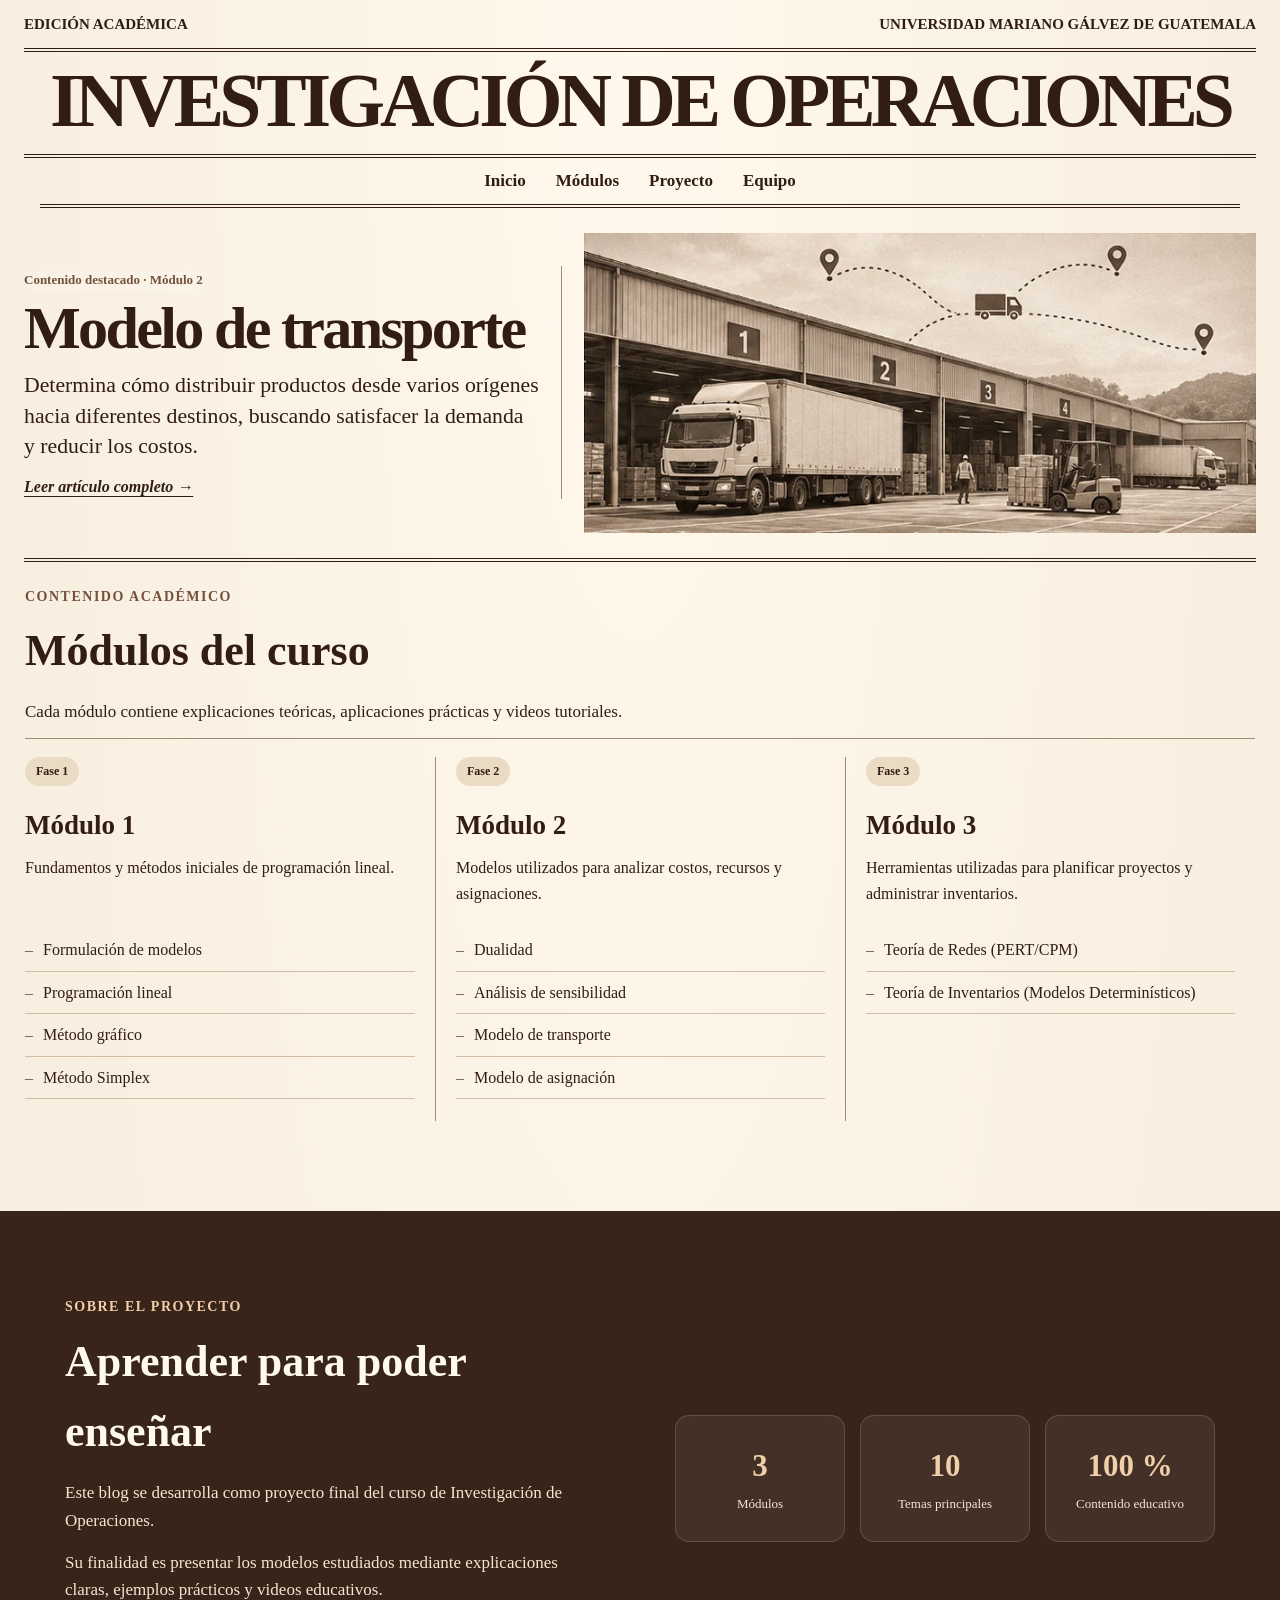
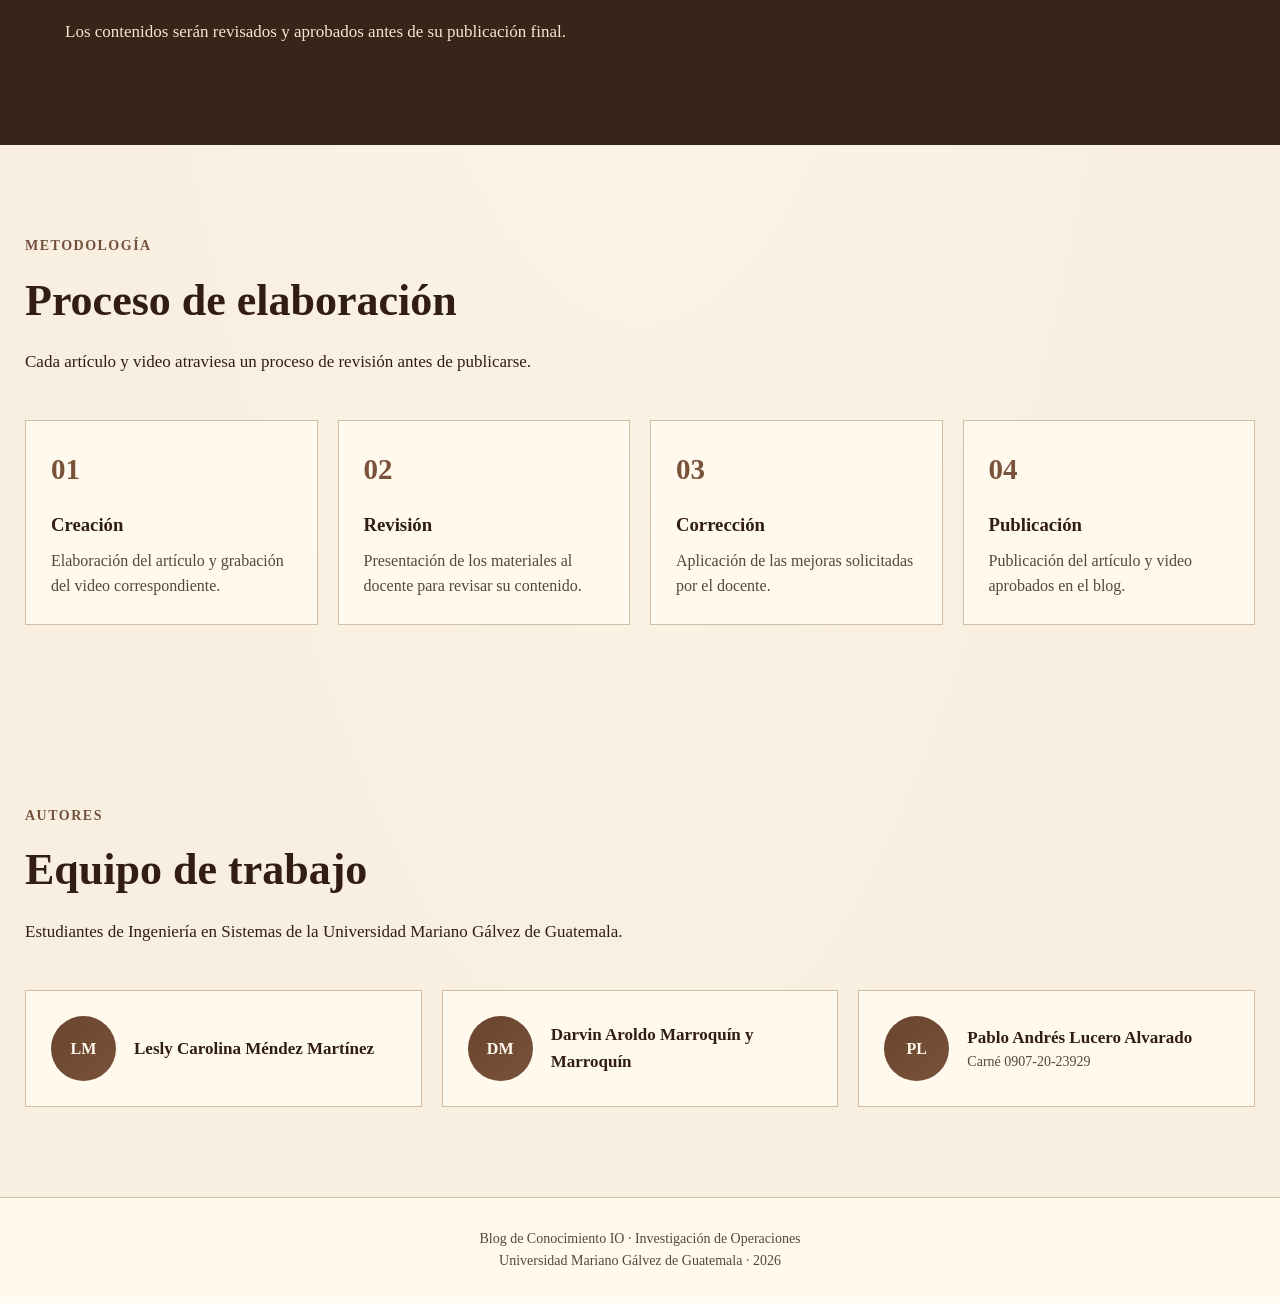
<file: index.html>
<!DOCTYPE html>
<html lang="es">

<head>
    <meta charset="UTF-8">

    <meta
        name="viewport"
        content="width=device-width, initial-scale=1.0"
    >

    <meta
        name="description"
        content="Blog educativo de Investigación de Operaciones"
    >

    <title>Blog de Investigación de Operaciones</title>

    <link
        rel="stylesheet"
        href="static/css/estilos.css"
    >
    <link rel="stylesheet" href="static/css/editorial.css">
</head>

<body class="edicion-editorial">

    <header class="encabezado">
        <div class="cabecera-editorial">
            <div class="datos-edicion"><span>Edición académica</span><span>Universidad Mariano Gálvez de Guatemala</span></div>
            <h1>Investigación de Operaciones</h1>
        </div>

        <nav class="navegacion">

            <a href="index.html" class="logo">

                <span class="logo-icono">IO</span>

                <span class="logo-texto">
                    Investigación de Operaciones
                </span>

            </a>

            <button
                class="boton-menu"
                id="boton-menu"
                aria-label="Abrir menú"
            >
                ☰
            </button>

            <ul class="menu" id="menu">

                <li>
                    <a href="#inicio">Inicio</a>
                </li>

                <li>
                    <a href="#modulos">Módulos</a>
                </li>

                <li>
                    <a href="#proyecto">Proyecto</a>
                </li>

                <li>
                    <a href="#equipo">Equipo</a>
                </li>

            </ul>

        </nav>

    </header>


    <main>

        <section class="portada" id="inicio">
            <div class="portada-contenido">
                <p class="etiqueta">Investigación de Operaciones 026</p>
                <h2>Blog de Conocimiento <span>Aplicaciones prácticas</span></h2>
                <p class="descripcion">
                    Un espacio educativo dedicado a explicar de forma
                    sencilla los principales modelos de Investigación
                    de Operaciones mediante artículos, ejercicios
                    prácticos y videos tutoriales.
                </p>
                <div class="botones-portada">
                    <a href="#modulos" class="boton boton-principal">Explorar contenidos</a>
                    <a href="#proyecto" class="boton boton-secundario">Conocer el proyecto</a>
                </div>
            </div>
            <article class="tarjeta-destacada">
                <p class="numero-modulo">Contenido destacado · Módulo 2</p>
                <h2>Modelo de transporte</h2>
                <p>Determina cómo distribuir productos desde varios orígenes hacia diferentes destinos, buscando satisfacer la demanda y reducir los costos.</p>
                <ul>
                    <li>Método de la esquina noroeste</li>
                    <li>Método del costo mínimo</li>
                    <li>Aproximación de Vogel</li>
                    <li>Problemas balanceados y desbalanceados</li>
                </ul>
                <a href="modelo-transporte.html" class="enlace-articulo">Leer artículo completo →</a>
            </article>
            <img class="foto-editorial" src="static/img/maqueta-editorial.webp" alt="Ilustración en sepia de camiones en un centro de distribución" width="745" height="332" fetchpriority="high">
        </section>


        <section class="seccion" id="modulos">

            <div class="titulo-seccion">

                <p>Contenido académico</p>

                <h2>
                    Módulos del curso
                </h2>

                <span>
                    Cada módulo contiene explicaciones teóricas,
                    aplicaciones prácticas y videos tutoriales.
                </span>

            </div>


            <div class="contenedor-modulos">

                <article class="tarjeta-modulo">

                    <span class="estado">Fase 1</span>
                    <h3>Módulo 1</h3>

                    <p>
                        Fundamentos y métodos iniciales de programación
                        lineal.
                    </p>

                    <ul>
                        <li><a href="formulacion.html" class="enlace-tema">Formulación de modelos</a></li>
                        <li><a href="programacion-lineal.html" class="enlace-tema">Programación lineal</a></li>
                        <li><a href="metodo-grafico.html" class="enlace-tema">Método gráfico</a></li>
                        <li><a href="metodo-simplex.html" class="enlace-tema">Método Simplex</a></li>
                    </ul>


                </article>


                <article class="tarjeta-modulo">

                    <span class="estado">Fase 2</span>
                    <h3>Módulo 2</h3>

                    <p>
                        Modelos utilizados para analizar costos,
                        recursos y asignaciones.
                    </p>

                    <ul>
                        <li><a href="dualidad.html" class="enlace-tema">Dualidad</a></li>
                        <li><a href="sensibilidad.html" class="enlace-tema">Análisis de sensibilidad</a></li>
                        <li><a href="modelo-transporte.html" class="enlace-tema">Modelo de transporte</a></li>
                        <li><a href="asignacion.html" class="enlace-tema">Modelo de asignación</a></li>
                    </ul>

                </article>


                <article class="tarjeta-modulo">

                    <span class="estado">Fase 3</span>
                    <h3>Módulo 3</h3>

                    <p>
                        Herramientas utilizadas para planificar
                        proyectos y administrar inventarios.
                    </p>

                    <ul>
                        <li><a href="teoria-de-redes.html" class="enlace-tema">Teoría de Redes (PERT/CPM)</a></li>
                        <li><a href="teoria-de-inventarios.html" class="enlace-tema">Teoría de Inventarios (Modelos Determinísticos)</a></li>
                    </ul>


                </article>

            </div>

        </section>


        <section class="proyecto" id="proyecto">

            <div class="proyecto-contenido">

                <p class="subtitulo">
                    Sobre el proyecto
                </p>

                <h2>
                    Aprender para poder enseñar
                </h2>

                <p>
                    Este blog se desarrolla como proyecto final del
                    curso de Investigación de Operaciones.
                </p>

                <p>
                    Su finalidad es presentar los modelos estudiados
                    mediante explicaciones claras, ejemplos prácticos
                    y videos educativos.
                </p>

                <p>
                    Los contenidos serán revisados y aprobados antes
                    de su publicación final.
                </p>

            </div>


            <div class="datos-proyecto">

                <div>
                    <strong>3</strong>
                    <span>Módulos</span>
                </div>

                <div>
                    <strong>10</strong>
                    <span>Temas principales</span>
                </div>

                <div>
                    <strong>100 %</strong>
                    <span>Contenido educativo</span>
                </div>

            </div>

        </section>


        <section class="seccion">

            <div class="titulo-seccion">

                <p>Metodología</p>

                <h2>
                    Proceso de elaboración
                </h2>

                <span>
                    Cada artículo y video atraviesa un proceso de
                    revisión antes de publicarse.
                </span>

            </div>


            <div class="pasos">

                <article class="paso">

                    <span>01</span>

                    <h3>Creación</h3>

                    <p>
                        Elaboración del artículo y grabación del video
                        correspondiente.
                    </p>

                </article>


                <article class="paso">

                    <span>02</span>

                    <h3>Revisión</h3>

                    <p>
                        Presentación de los materiales al docente para
                        revisar su contenido.
                    </p>

                </article>


                <article class="paso">

                    <span>03</span>

                    <h3>Corrección</h3>

                    <p>
                        Aplicación de las mejoras solicitadas por el
                        docente.
                    </p>

                </article>


                <article class="paso">

                    <span>04</span>

                    <h3>Publicación</h3>

                    <p>
                        Publicación del artículo y video aprobados en
                        el blog.
                    </p>

                </article>

            </div>

        </section>


        <section class="seccion equipo" id="equipo">

            <div class="titulo-seccion">

                <p>Autores</p>

                <h2>
                    Equipo de trabajo
                </h2>

                <span>
                    Estudiantes de Ingeniería en Sistemas de la
                    Universidad Mariano Gálvez de Guatemala.
                </span>

            </div>


            <div class="integrantes">

                <article class="integrante">

                    <div class="avatar">
                        LM
                    </div>

                    <div>
                        <h3>
                            Lesly Carolina Méndez Martínez
                        </h3>

                        

                    </div>

                </article>


                <article class="integrante">

                    <div class="avatar">
                        DM
                    </div>

                    <div>
                        <h3>
                            Darvin Aroldo Marroquín y Marroquín
                        </h3>

                        

                    </div>

                </article>


                <article class="integrante">

                    <div class="avatar">
                        PL
                    </div>

                    <div>
                        <h3>
                            Pablo Andrés Lucero Alvarado
                        </h3>

                        <p>
                            Carné 0907-20-23929
                        </p>

                    </div>

                </article>

            </div>

        </section>

    </main>


    <footer class="pie-pagina">

        <p>
            Blog de Conocimiento IO · Investigación de Operaciones
        </p>

        <p>
            Universidad Mariano Gálvez de Guatemala ·
            <span id="anio">2026</span>
        </p>

    </footer>


    <script
        src="static/js/funciones.js">
    </script>

</body>

</html>
</file>
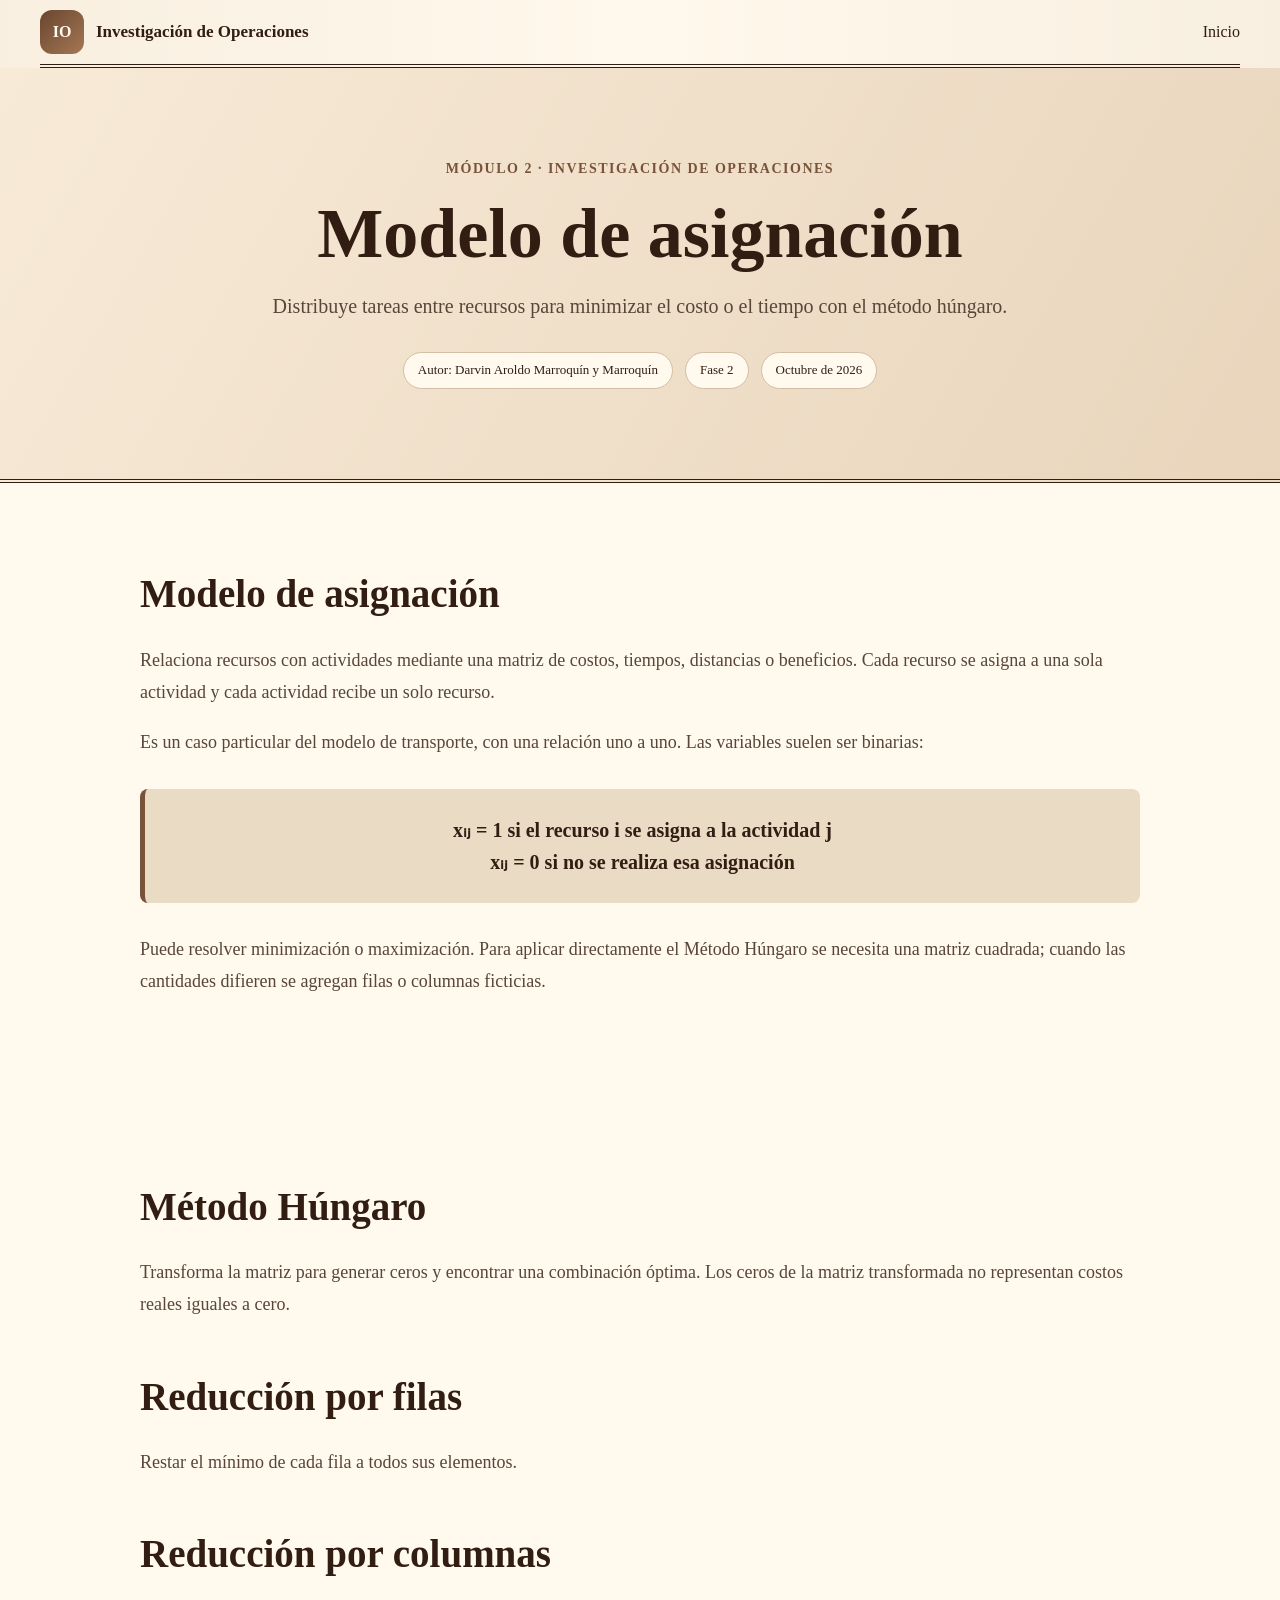
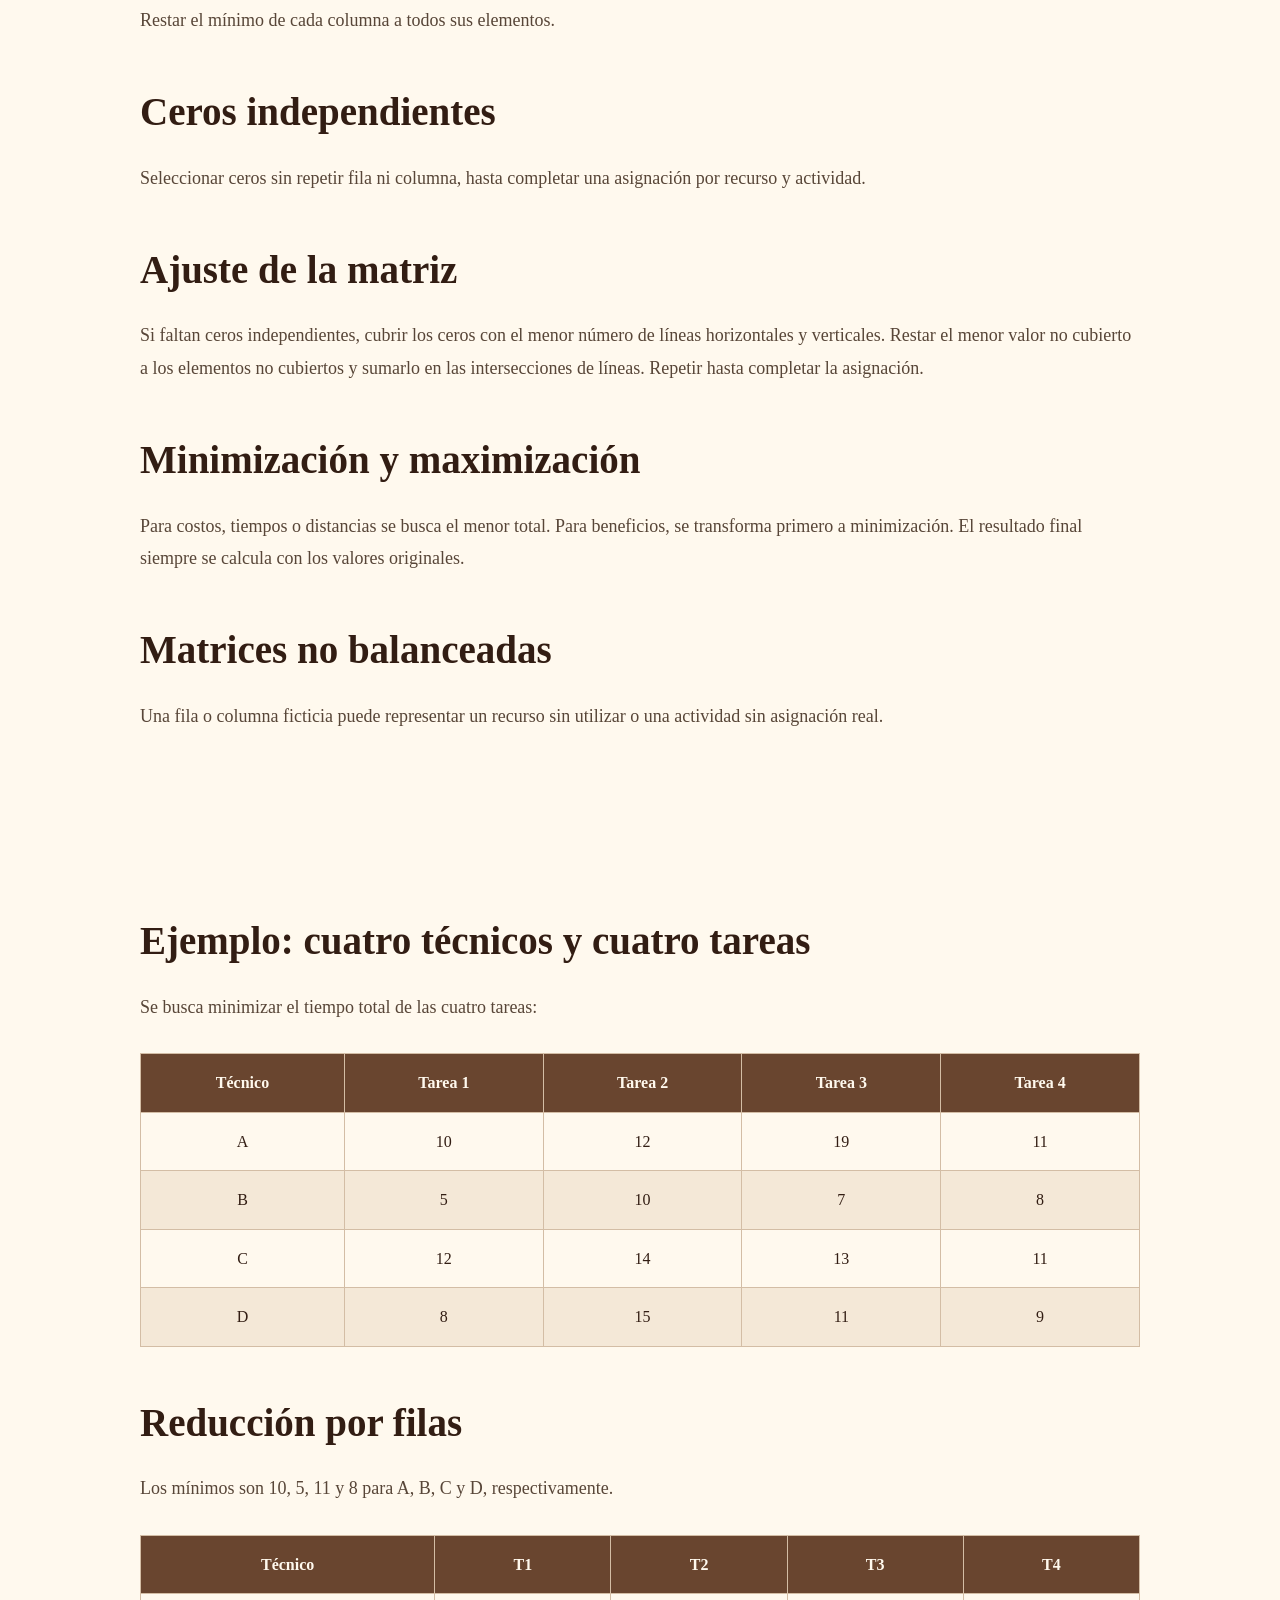
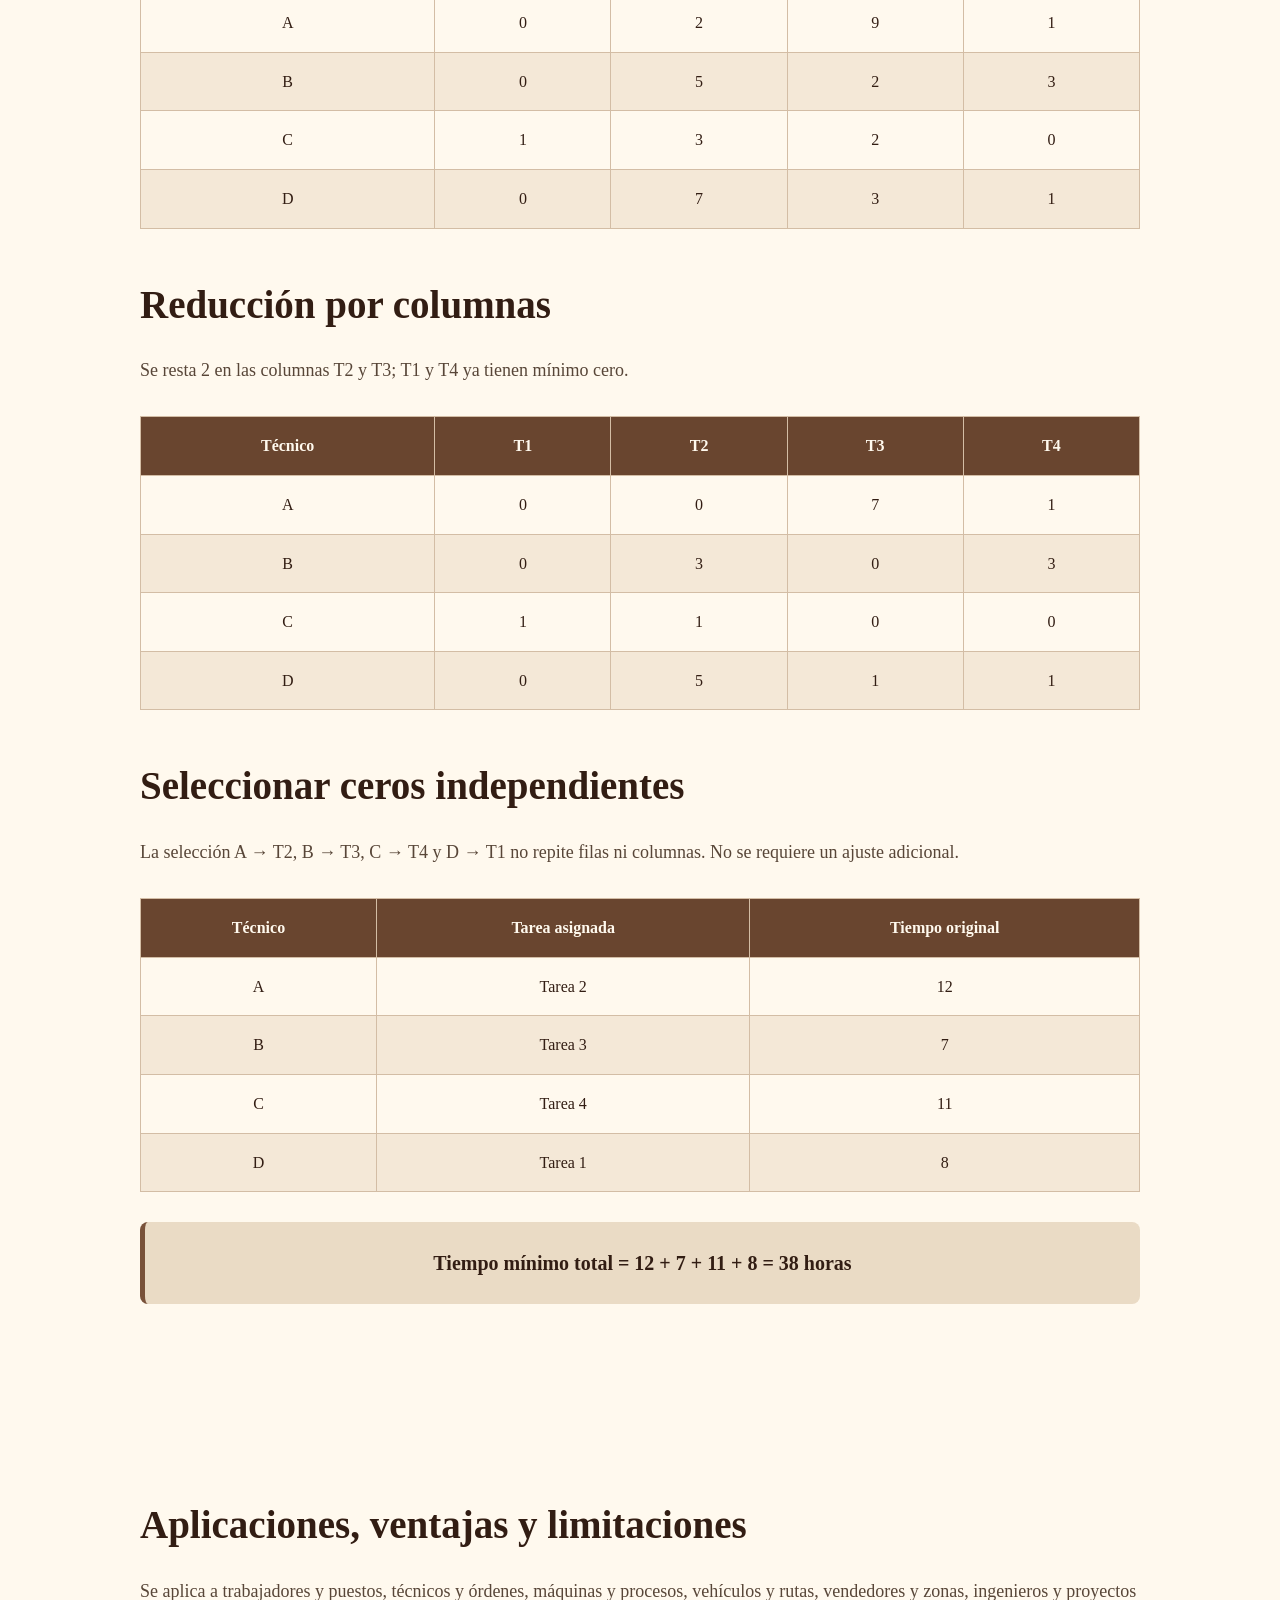
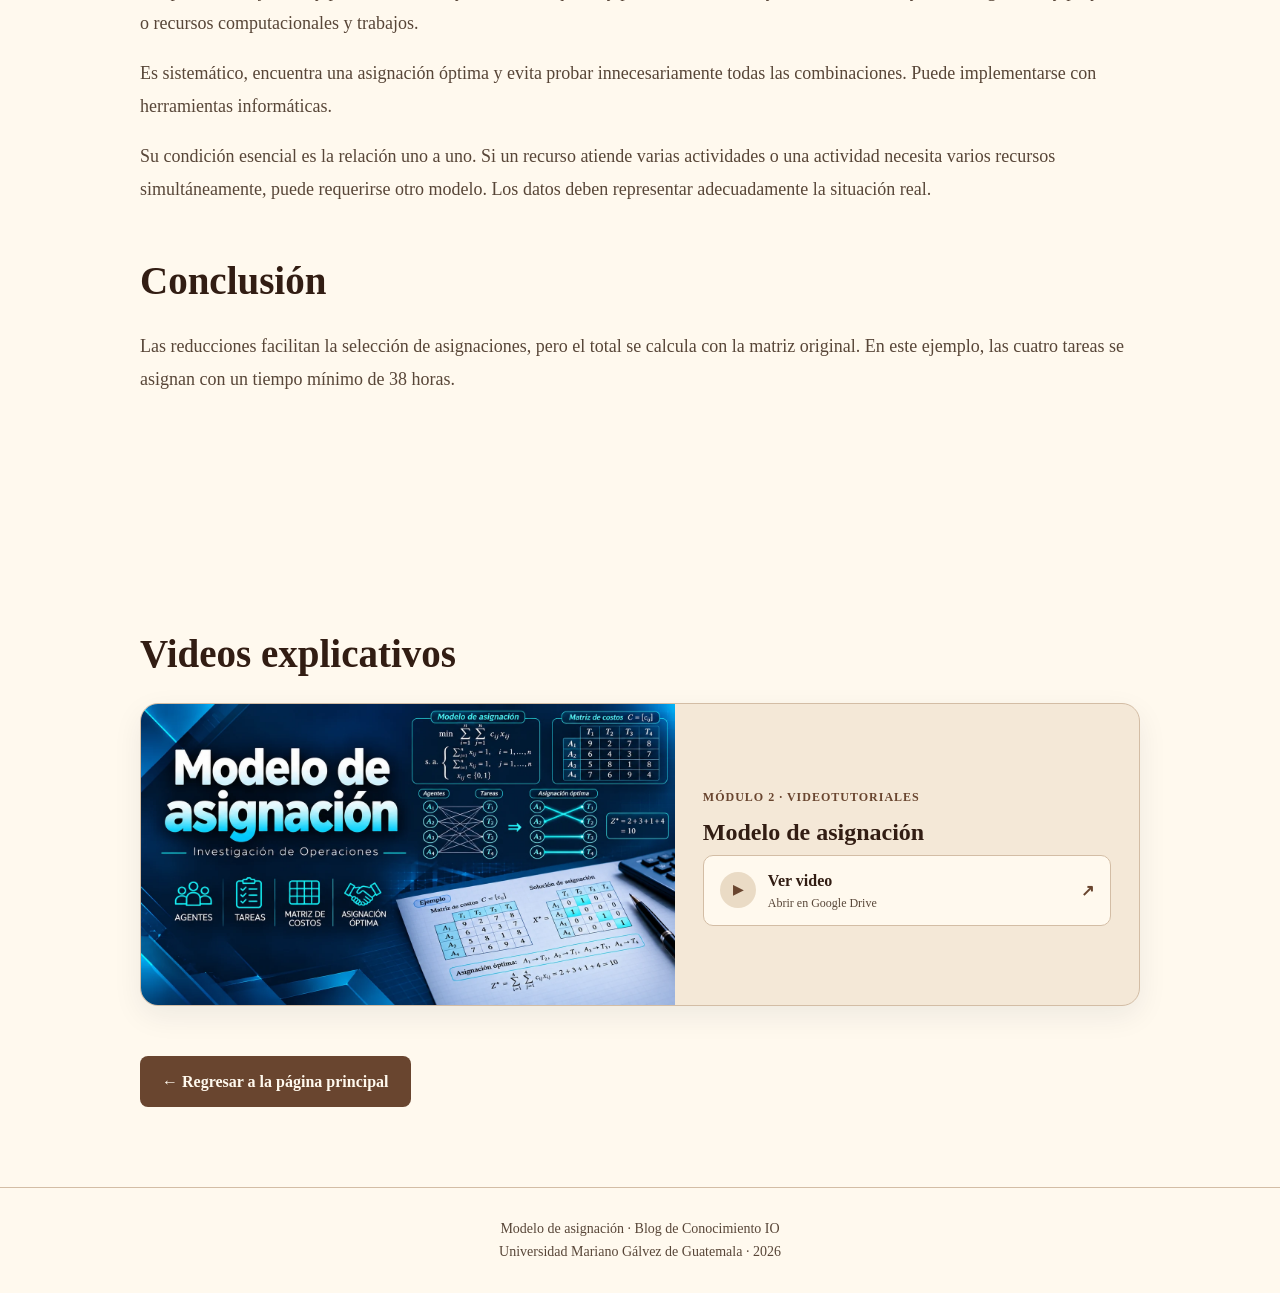
<file: asignacion.html>
<!DOCTYPE html><html lang="es"><head><meta charset="UTF-8"><meta name="viewport" content="width=device-width, initial-scale=1.0"><meta name="description" content="Modelo de asignación: teoría y desarrollo paso a paso de Investigación de Operaciones."><title>Modelo de asignación</title><link rel="stylesheet" href="static/css/estilos.css"><link rel="stylesheet" href="static/css/transporte.css"><link rel="stylesheet" href="static/css/formulacion.css"><link rel="stylesheet" href="static/css/editorial.css"></head><body class="edicion-editorial pagina-articulo"><header class="encabezado"><nav class="navegacion" aria-label="Navegación del artículo"><a class="logo" href="index.html" aria-label="Ir al inicio"><span class="logo-icono">IO</span><span class="logo-texto">Investigación de Operaciones</span></a><a href="index.html">Inicio</a></nav></header><main class="articulo"><section class="portada-articulo"><p class="etiqueta-articulo">Módulo 2 · Investigación de Operaciones</p><h1>Modelo de asignación</h1><p class="descripcion-articulo">Distribuye tareas entre recursos para minimizar el costo o el tiempo con el método húngaro.</p><div class="datos-articulo"><span>Autor: Darvin Aroldo Marroquín y Marroquín</span><span>Fase 2</span><span>Octubre de 2026</span></div></section><section class="contenido-articulo" id="teoria"><h2>Modelo de asignación</h2><p>Relaciona recursos con actividades mediante una matriz de costos, tiempos, distancias o beneficios. Cada recurso se asigna a una sola actividad y cada actividad recibe un solo recurso.</p><p>Es un caso particular del modelo de transporte, con una relación uno a uno. Las variables suelen ser binarias:</p><div class="formula">xᵢⱼ = 1 si el recurso i se asigna a la actividad j<br>xᵢⱼ = 0 si no se realiza esa asignación</div><p>Puede resolver minimización o maximización. Para aplicar directamente el Método Húngaro se necesita una matriz cuadrada; cuando las cantidades difieren se agregan filas o columnas ficticias.</p></section><section class="contenido-articulo" id="metodo"><h2>Método Húngaro</h2><p>Transforma la matriz para generar ceros y encontrar una combinación óptima. Los ceros de la matriz transformada no representan costos reales iguales a cero.</p><h2>Reducción por filas</h2><p>Restar el mínimo de cada fila a todos sus elementos.</p><h2>Reducción por columnas</h2><p>Restar el mínimo de cada columna a todos sus elementos.</p><h2>Ceros independientes</h2><p>Seleccionar ceros sin repetir fila ni columna, hasta completar una asignación por recurso y actividad.</p><h2>Ajuste de la matriz</h2><p>Si faltan ceros independientes, cubrir los ceros con el menor número de líneas horizontales y verticales. Restar el menor valor no cubierto a los elementos no cubiertos y sumarlo en las intersecciones de líneas. Repetir hasta completar la asignación.</p><h2>Minimización y maximización</h2><p>Para costos, tiempos o distancias se busca el menor total. Para beneficios, se transforma primero a minimización. El resultado final siempre se calcula con los valores originales.</p><h2>Matrices no balanceadas</h2><p>Una fila o columna ficticia puede representar un recurso sin utilizar o una actividad sin asignación real.</p></section><section class="contenido-articulo" id="ejemplo"><h2>Ejemplo: cuatro técnicos y cuatro tareas</h2><p>Se busca minimizar el tiempo total de las cuatro tareas:</p><div class="tabla-contenedor" role="region" aria-label="Tabla con desplazamiento horizontal" tabindex="0"><table><thead><tr><th scope="col">Técnico</th><th scope="col">Tarea 1</th><th scope="col">Tarea 2</th><th scope="col">Tarea 3</th><th scope="col">Tarea 4</th></tr></thead><tbody><tr><td>A</td><td>10</td><td>12</td><td>19</td><td>11</td></tr><tr><td>B</td><td>5</td><td>10</td><td>7</td><td>8</td></tr><tr><td>C</td><td>12</td><td>14</td><td>13</td><td>11</td></tr><tr><td>D</td><td>8</td><td>15</td><td>11</td><td>9</td></tr></tbody></table></div><h2>Reducción por filas</h2><p>Los mínimos son 10, 5, 11 y 8 para A, B, C y D, respectivamente.</p><div class="tabla-contenedor" role="region" aria-label="Tabla con desplazamiento horizontal" tabindex="0"><table><thead><tr><th scope="col">Técnico</th><th scope="col">T1</th><th scope="col">T2</th><th scope="col">T3</th><th scope="col">T4</th></tr></thead><tbody><tr><td>A</td><td>0</td><td>2</td><td>9</td><td>1</td></tr><tr><td>B</td><td>0</td><td>5</td><td>2</td><td>3</td></tr><tr><td>C</td><td>1</td><td>3</td><td>2</td><td>0</td></tr><tr><td>D</td><td>0</td><td>7</td><td>3</td><td>1</td></tr></tbody></table></div><h2>Reducción por columnas</h2><p>Se resta 2 en las columnas T2 y T3; T1 y T4 ya tienen mínimo cero.</p><div class="tabla-contenedor" role="region" aria-label="Tabla con desplazamiento horizontal" tabindex="0"><table><thead><tr><th scope="col">Técnico</th><th scope="col">T1</th><th scope="col">T2</th><th scope="col">T3</th><th scope="col">T4</th></tr></thead><tbody><tr><td>A</td><td>0</td><td>0</td><td>7</td><td>1</td></tr><tr><td>B</td><td>0</td><td>3</td><td>0</td><td>3</td></tr><tr><td>C</td><td>1</td><td>1</td><td>0</td><td>0</td></tr><tr><td>D</td><td>0</td><td>5</td><td>1</td><td>1</td></tr></tbody></table></div><h2>Seleccionar ceros independientes</h2><p>La selección A → T2, B → T3, C → T4 y D → T1 no repite filas ni columnas. No se requiere un ajuste adicional.</p><div class="tabla-contenedor" role="region" aria-label="Tabla con desplazamiento horizontal" tabindex="0"><table><thead><tr><th scope="col">Técnico</th><th scope="col">Tarea asignada</th><th scope="col">Tiempo original</th></tr></thead><tbody><tr><td>A</td><td>Tarea 2</td><td>12</td></tr><tr><td>B</td><td>Tarea 3</td><td>7</td></tr><tr><td>C</td><td>Tarea 4</td><td>11</td></tr><tr><td>D</td><td>Tarea 1</td><td>8</td></tr></tbody></table></div><div class="formula">Tiempo mínimo total = 12 + 7 + 11 + 8 = 38 horas</div></section><section class="contenido-articulo" id="conclusion"><h2>Aplicaciones, ventajas y limitaciones</h2><p>Se aplica a trabajadores y puestos, técnicos y órdenes, máquinas y procesos, vehículos y rutas, vendedores y zonas, ingenieros y proyectos o recursos computacionales y trabajos.</p><p>Es sistemático, encuentra una asignación óptima y evita probar innecesariamente todas las combinaciones. Puede implementarse con herramientas informáticas.</p><p>Su condición esencial es la relación uno a uno. Si un recurso atiende varias actividades o una actividad necesita varios recursos simultáneamente, puede requerirse otro modelo. Los datos deben representar adecuadamente la situación real.</p><h2>Conclusión</h2><p>Las reducciones facilitan la selección de asignaciones, pero el total se calcula con la matriz original. En este ejemplo, las cuatro tareas se asignan con un tiempo mínimo de 38 horas.</p></section><section class="contenido-articulo"><div class="video-articulo" id="videos">
    <h2>Videos explicativos</h2>
    <div class="tarjeta-videos">
        <img class="imagen-videos" src="static/img/asignacion-video.webp" alt="Modelo de asignación: agentes, tareas, matriz de costos y asignación óptima." width="1672" height="941" loading="lazy">
        <div class="contenido-videos">
            <span class="etiqueta-videos">Módulo 2 · Videotutoriales</span>
            <h3>Modelo de asignación</h3>
            <div class="enlaces-videos">
                <a class="enlace-video" href="https://drive.google.com/file/d/1HKxZpBkIjvfMuyMZKOJMtp7THVhK95FL/view?usp=sharing" target="_blank" rel="noopener noreferrer"><span class="icono-video" aria-hidden="true">▶</span><span>Ver video<small>Abrir en Google Drive</small></span><span aria-hidden="true">↗</span></a>
            </div>
        </div>
    </div>
</div><a class="boton-regresar" href="index.html">← Regresar a la página principal</a></section></main><footer class="pie-pagina"><p>Modelo de asignación · Blog de Conocimiento IO</p><p>Universidad Mariano Gálvez de Guatemala · 2026</p></footer></body></html>
</file>
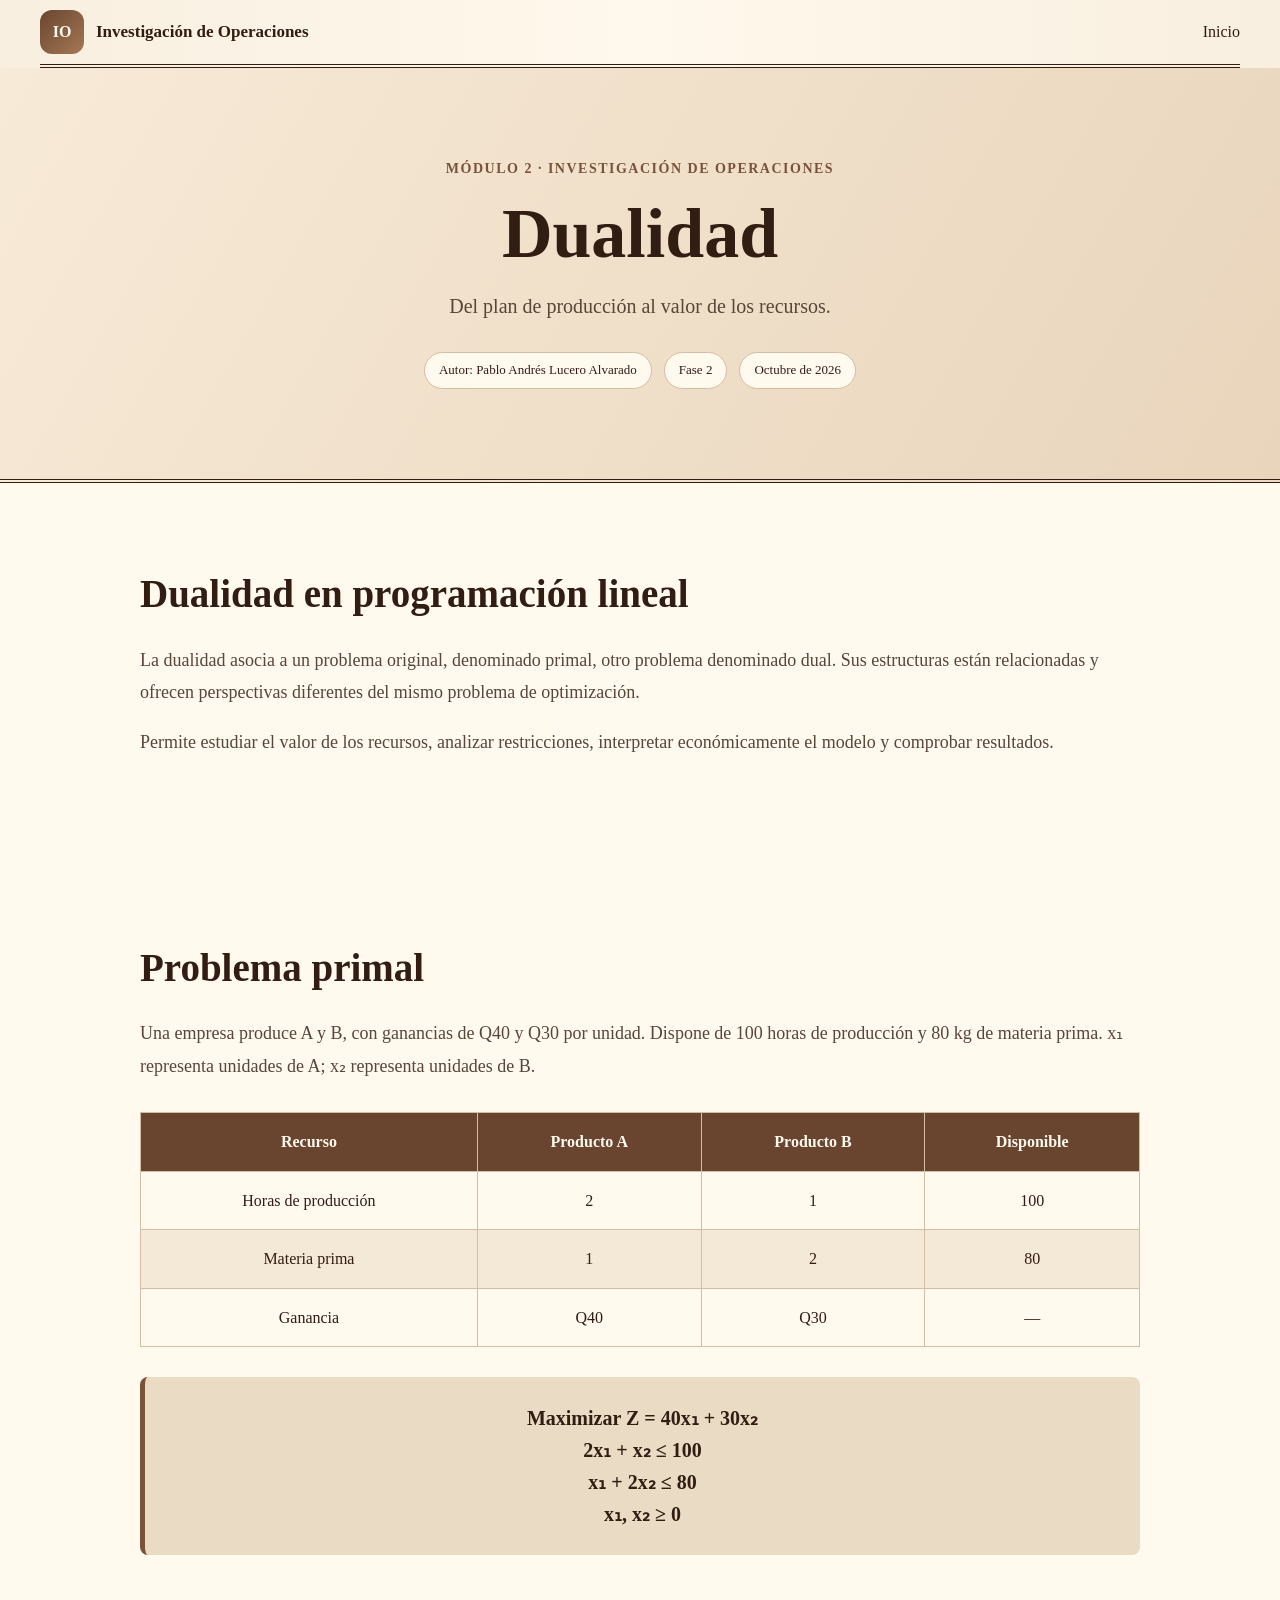
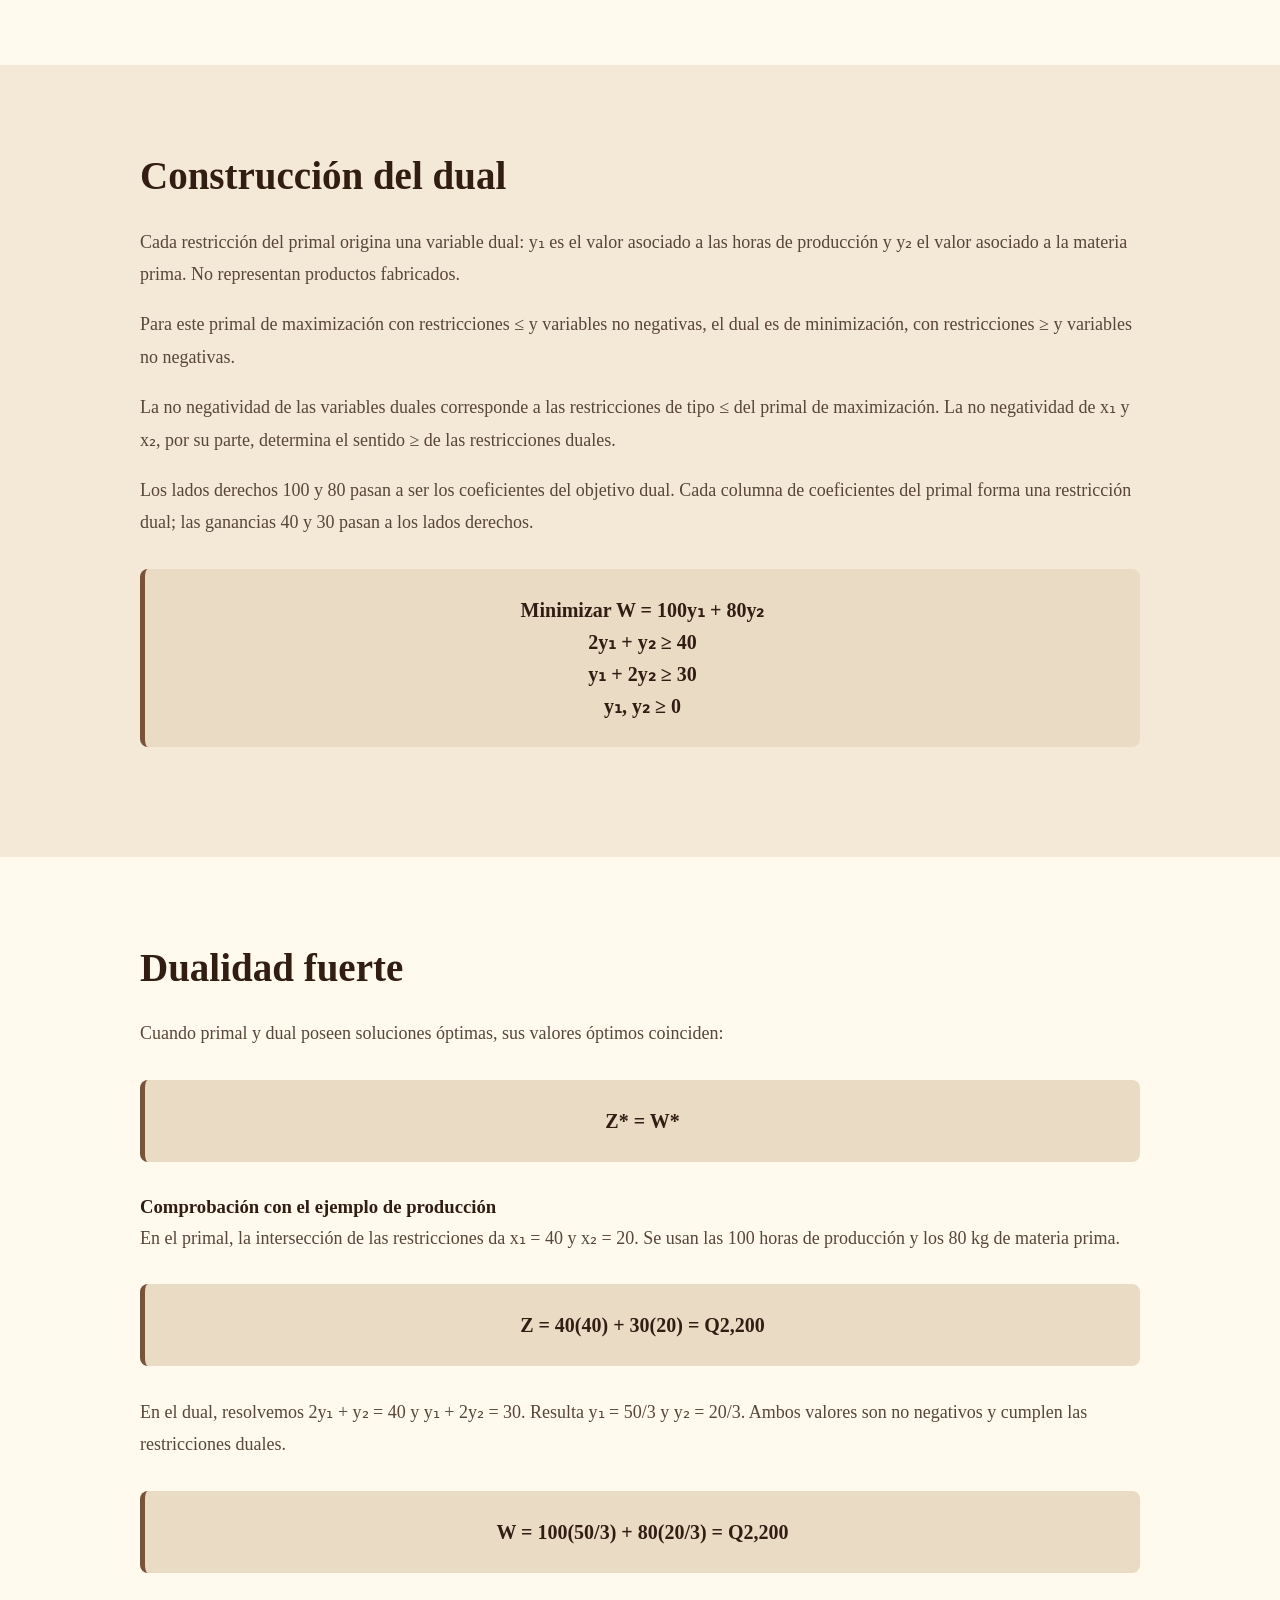
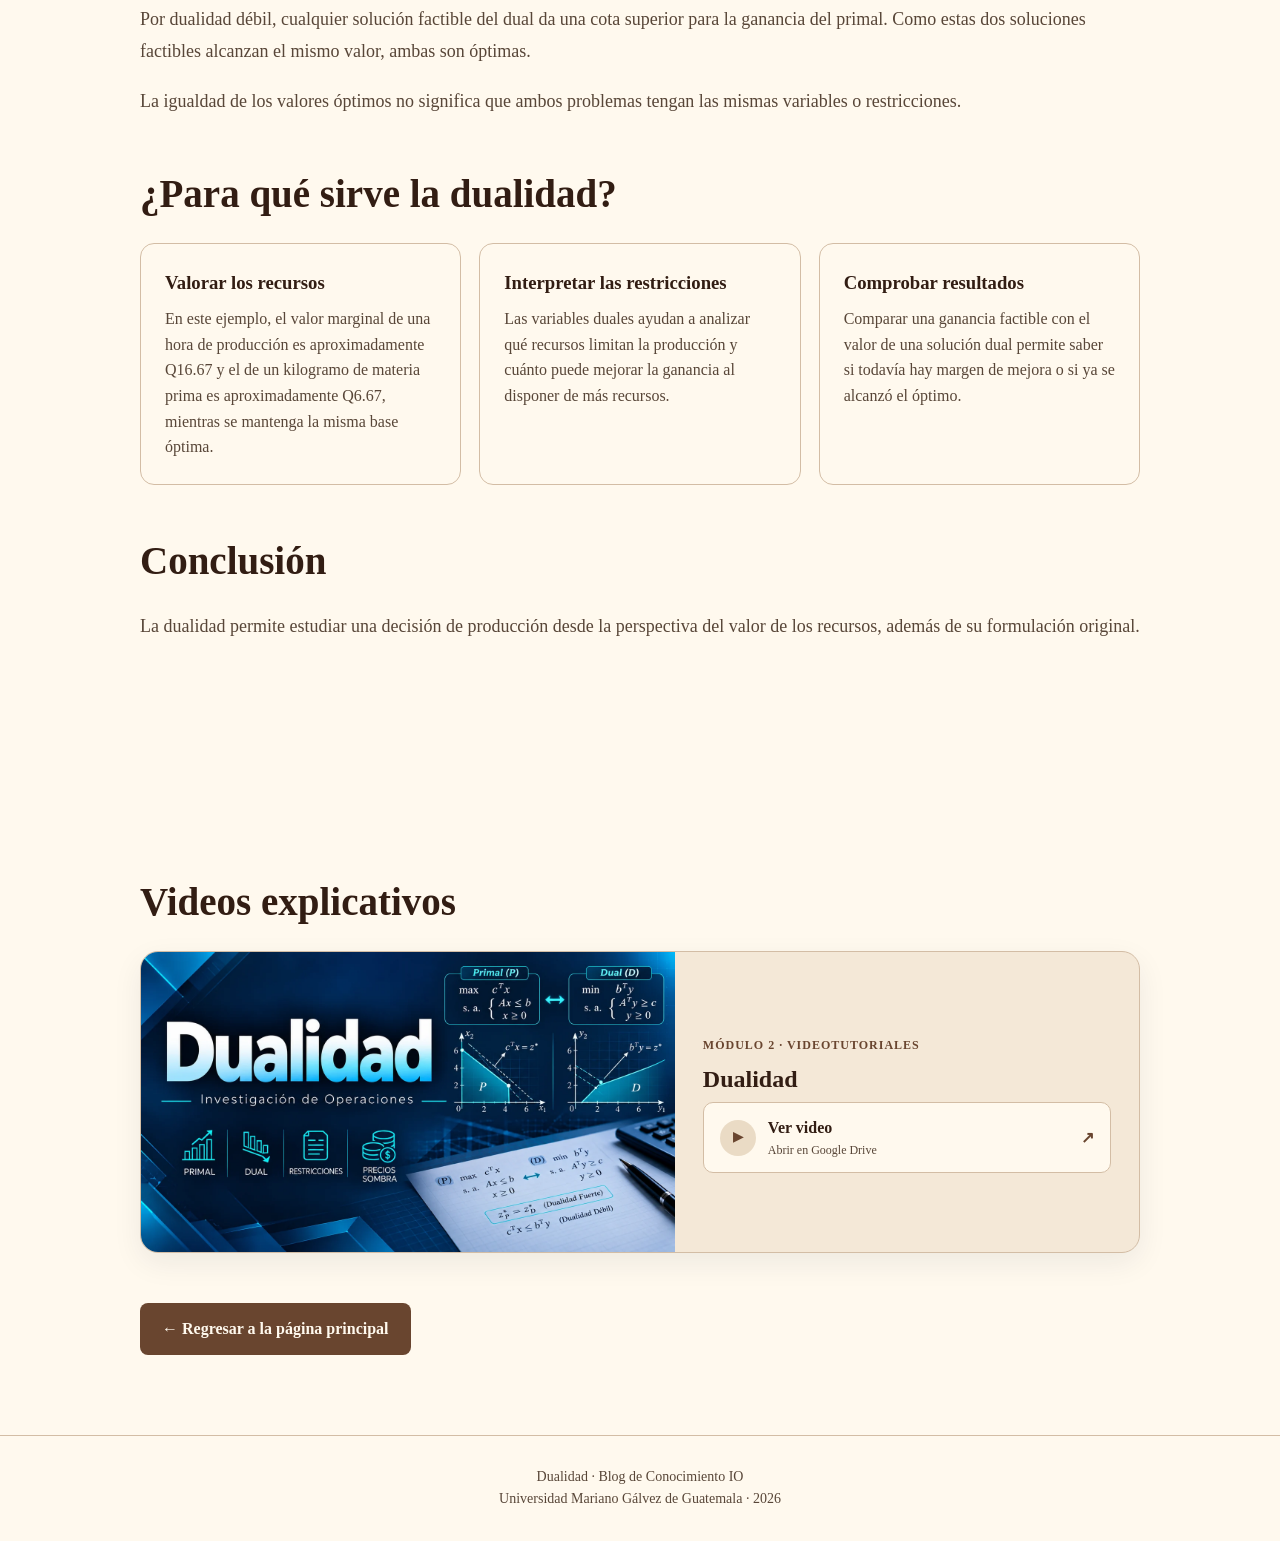
<file: dualidad.html>
<!DOCTYPE html><html lang="es"><head><meta charset="UTF-8"><meta name="viewport" content="width=device-width, initial-scale=1.0"><meta name="description" content="Dualidad: teoría y desarrollo paso a paso de Investigación de Operaciones."><title>Dualidad</title><link rel="stylesheet" href="static/css/estilos.css"><link rel="stylesheet" href="static/css/transporte.css"><link rel="stylesheet" href="static/css/formulacion.css"><link rel="stylesheet" href="static/css/editorial.css"></head><body class="edicion-editorial pagina-articulo"><header class="encabezado"><nav class="navegacion" aria-label="Navegación del artículo"><a class="logo" href="index.html" aria-label="Ir al inicio"><span class="logo-icono">IO</span><span class="logo-texto">Investigación de Operaciones</span></a><a href="index.html">Inicio</a></nav></header><main class="articulo"><section class="portada-articulo"><p class="etiqueta-articulo">Módulo 2 · Investigación de Operaciones</p><h1>Dualidad</h1><p class="descripcion-articulo">Del plan de producción al valor de los recursos.</p><div class="datos-articulo"><span>Autor: Pablo Andrés Lucero Alvarado</span><span>Fase 2</span><span>Octubre de 2026</span></div></section><section class="contenido-articulo" id="teoria"><h2>Dualidad en programación lineal</h2><p>La dualidad asocia a un problema original, denominado primal, otro problema denominado dual. Sus estructuras están relacionadas y ofrecen perspectivas diferentes del mismo problema de optimización.</p><p>Permite estudiar el valor de los recursos, analizar restricciones, interpretar económicamente el modelo y comprobar resultados.</p></section><section class="contenido-articulo" id="primal"><h2>Problema primal</h2><p>Una empresa produce A y B, con ganancias de Q40 y Q30 por unidad. Dispone de 100 horas de producción y 80 kg de materia prima. x₁ representa unidades de A; x₂ representa unidades de B.</p><div class="tabla-contenedor" role="region" aria-label="Tabla con desplazamiento horizontal" tabindex="0"><table><thead><tr><th scope="col">Recurso</th><th scope="col">Producto A</th><th scope="col">Producto B</th><th scope="col">Disponible</th></tr></thead><tbody><tr><td>Horas de producción</td><td>2</td><td>1</td><td>100</td></tr><tr><td>Materia prima</td><td>1</td><td>2</td><td>80</td></tr><tr><td>Ganancia</td><td>Q40</td><td>Q30</td><td>—</td></tr></tbody></table></div><div class="formula">Maximizar Z = 40x₁ + 30x₂<br>2x₁ + x₂ ≤ 100<br>x₁ + 2x₂ ≤ 80<br>x₁, x₂ ≥ 0</div></section><section class="contenido-articulo fondo-claro" id="dual"><h2>Construcción del dual</h2><p>Cada restricción del primal origina una variable dual: y₁ es el valor asociado a las horas de producción y y₂ el valor asociado a la materia prima. No representan productos fabricados.</p><p>Para este primal de maximización con restricciones ≤ y variables no negativas, el dual es de minimización, con restricciones ≥ y variables no negativas.</p><p>La no negatividad de las variables duales corresponde a las restricciones de tipo ≤ del primal de maximización. La no negatividad de x₁ y x₂, por su parte, determina el sentido ≥ de las restricciones duales.</p><p>Los lados derechos 100 y 80 pasan a ser los coeficientes del objetivo dual. Cada columna de coeficientes del primal forma una restricción dual; las ganancias 40 y 30 pasan a los lados derechos.</p><div class="formula">Minimizar W = 100y₁ + 80y₂<br>2y₁ + y₂ ≥ 40<br>y₁ + 2y₂ ≥ 30<br>y₁, y₂ ≥ 0</div></section><section class="contenido-articulo" id="conclusion"><h2>Dualidad fuerte</h2><p>Cuando primal y dual poseen soluciones óptimas, sus valores óptimos coinciden:</p><div class="formula">Z* = W*</div><h3>Comprobación con el ejemplo de producción</h3>
<p>En el primal, la intersección de las restricciones da x₁ = 40 y x₂ = 20. Se usan las 100 horas de producción y los 80 kg de materia prima.</p>
<div class="formula">Z = 40(40) + 30(20) = Q2,200</div>
<p>En el dual, resolvemos 2y₁ + y₂ = 40 y y₁ + 2y₂ = 30. Resulta y₁ = 50/3 y y₂ = 20/3. Ambos valores son no negativos y cumplen las restricciones duales.</p>
<div class="formula">W = 100(50/3) + 80(20/3) = Q2,200</div>
<p>Por dualidad débil, cualquier solución factible del dual da una cota superior para la ganancia del primal. Como estas dos soluciones factibles alcanzan el mismo valor, ambas son óptimas.</p><p>La igualdad de los valores óptimos no significa que ambos problemas tengan las mismas variables o restricciones.</p><h2>¿Para qué sirve la dualidad?</h2>
<div class="componentes">
    <article><h3>Valorar los recursos</h3><p>En este ejemplo, el valor marginal de una hora de producción es aproximadamente Q16.67 y el de un kilogramo de materia prima es aproximadamente Q6.67, mientras se mantenga la misma base óptima.</p></article>
    <article><h3>Interpretar las restricciones</h3><p>Las variables duales ayudan a analizar qué recursos limitan la producción y cuánto puede mejorar la ganancia al disponer de más recursos.</p></article>
    <article><h3>Comprobar resultados</h3><p>Comparar una ganancia factible con el valor de una solución dual permite saber si todavía hay margen de mejora o si ya se alcanzó el óptimo.</p></article>
</div>
<h2>Conclusión</h2><p>La dualidad permite estudiar una decisión de producción desde la perspectiva del valor de los recursos, además de su formulación original.</p></section><section class="contenido-articulo"><div class="video-articulo" id="videos">
    <h2>Videos explicativos</h2>
    <div class="tarjeta-videos">
        <img class="imagen-videos" src="static/img/dualidad-video.webp" alt="Dualidad: comparación de los modelos primal y dual, sus restricciones y los precios sombra." width="1672" height="941" loading="lazy">
        <div class="contenido-videos">
            <span class="etiqueta-videos">Módulo 2 · Videotutoriales</span>
            <h3>Dualidad</h3>
            <div class="enlaces-videos">
                <a class="enlace-video" href="https://drive.google.com/file/d/1h-ADqJcmGAXVgoHbZi2Gz_7zs-2V5Hu0/view?usp=sharing" target="_blank" rel="noopener noreferrer"><span class="icono-video" aria-hidden="true">▶</span><span>Ver video<small>Abrir en Google Drive</small></span><span aria-hidden="true">↗</span></a>
            </div>
        </div>
    </div>
</div><a class="boton-regresar" href="index.html">← Regresar a la página principal</a></section></main><footer class="pie-pagina"><p>Dualidad · Blog de Conocimiento IO</p><p>Universidad Mariano Gálvez de Guatemala · 2026</p></footer></body></html>
</file>
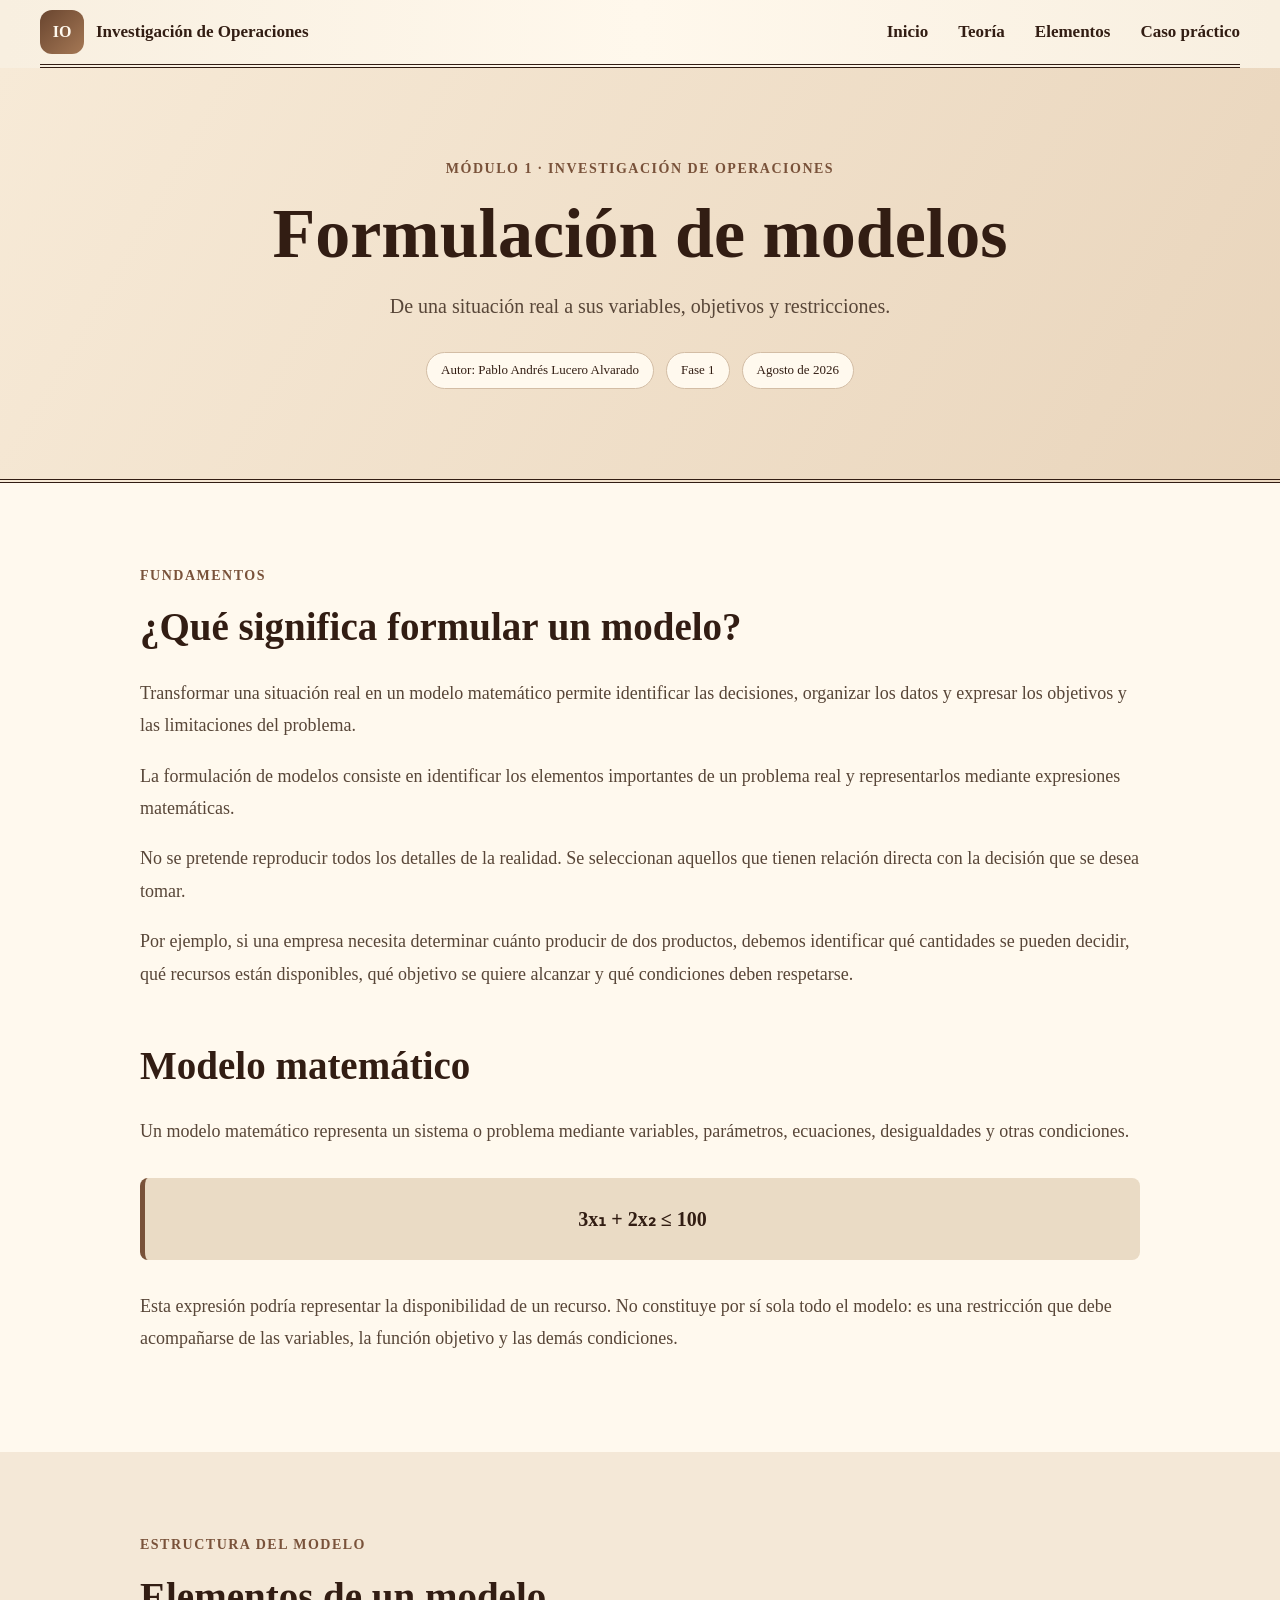
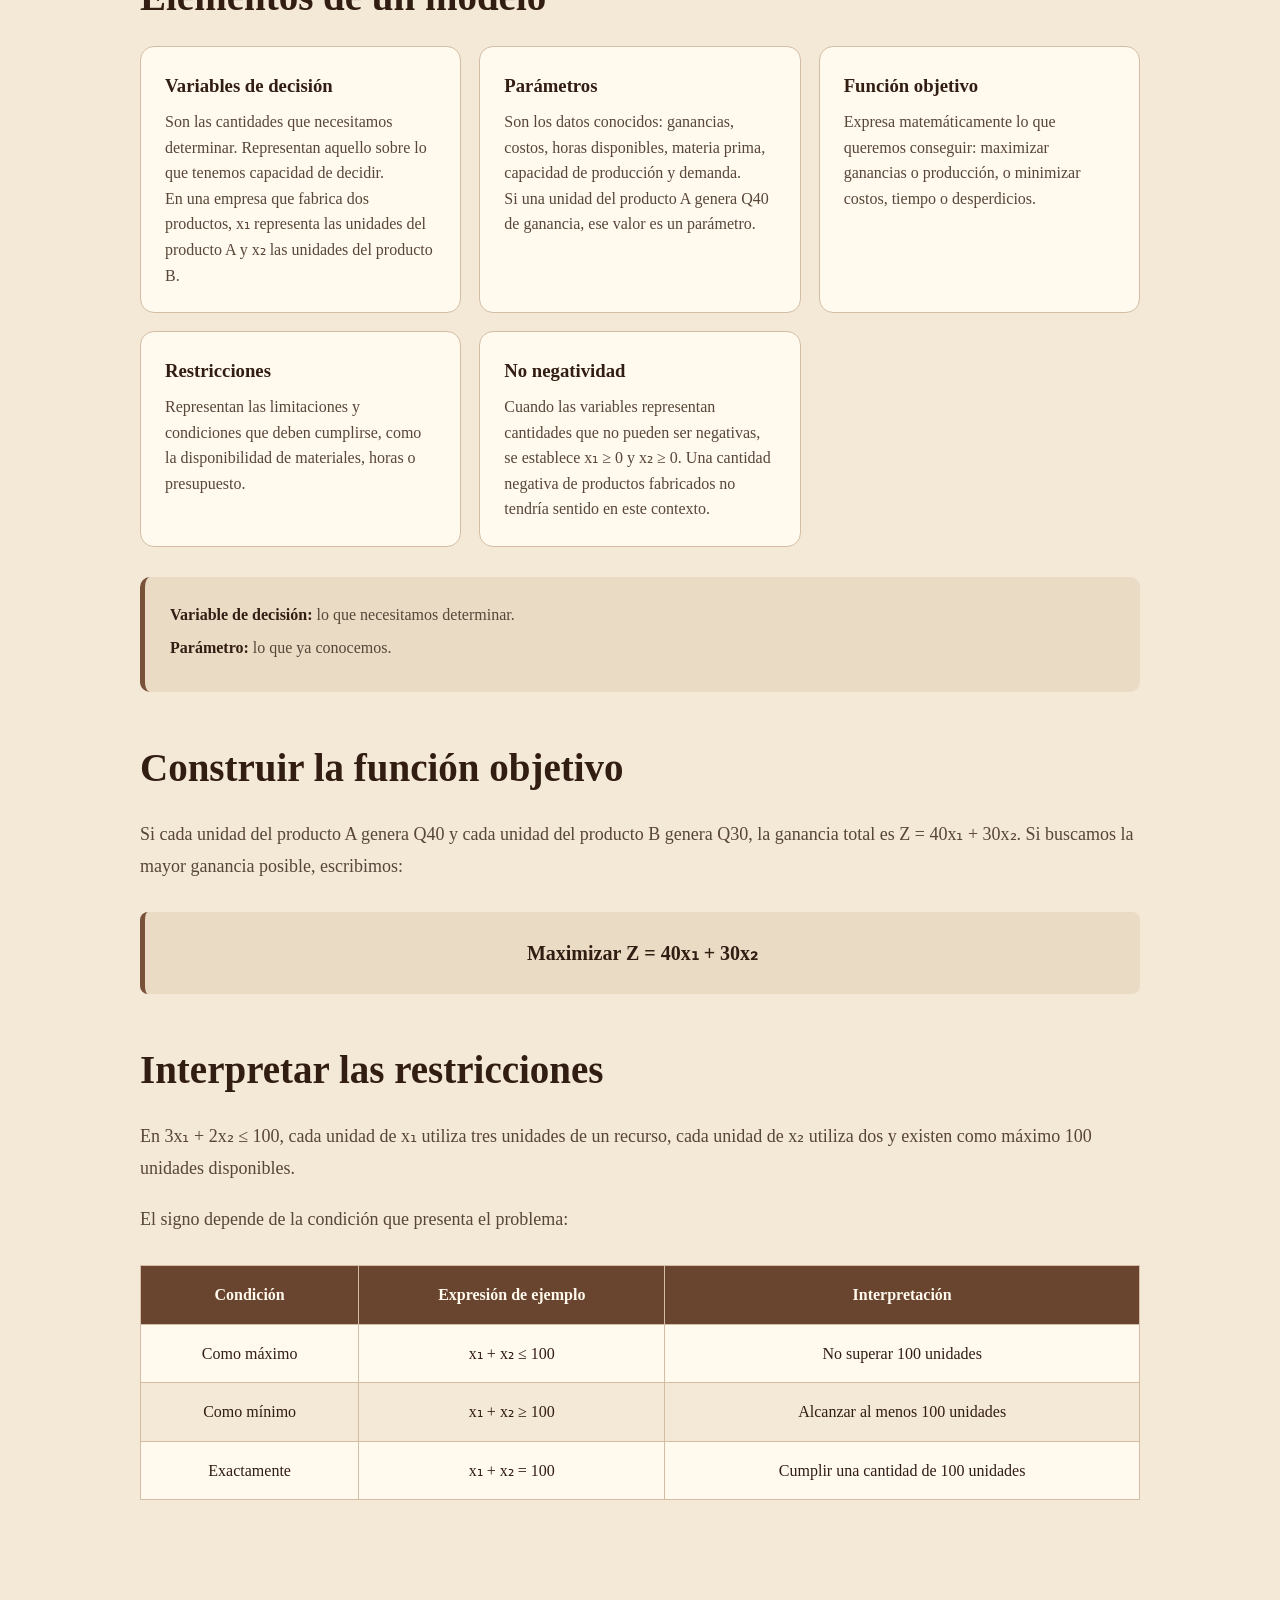
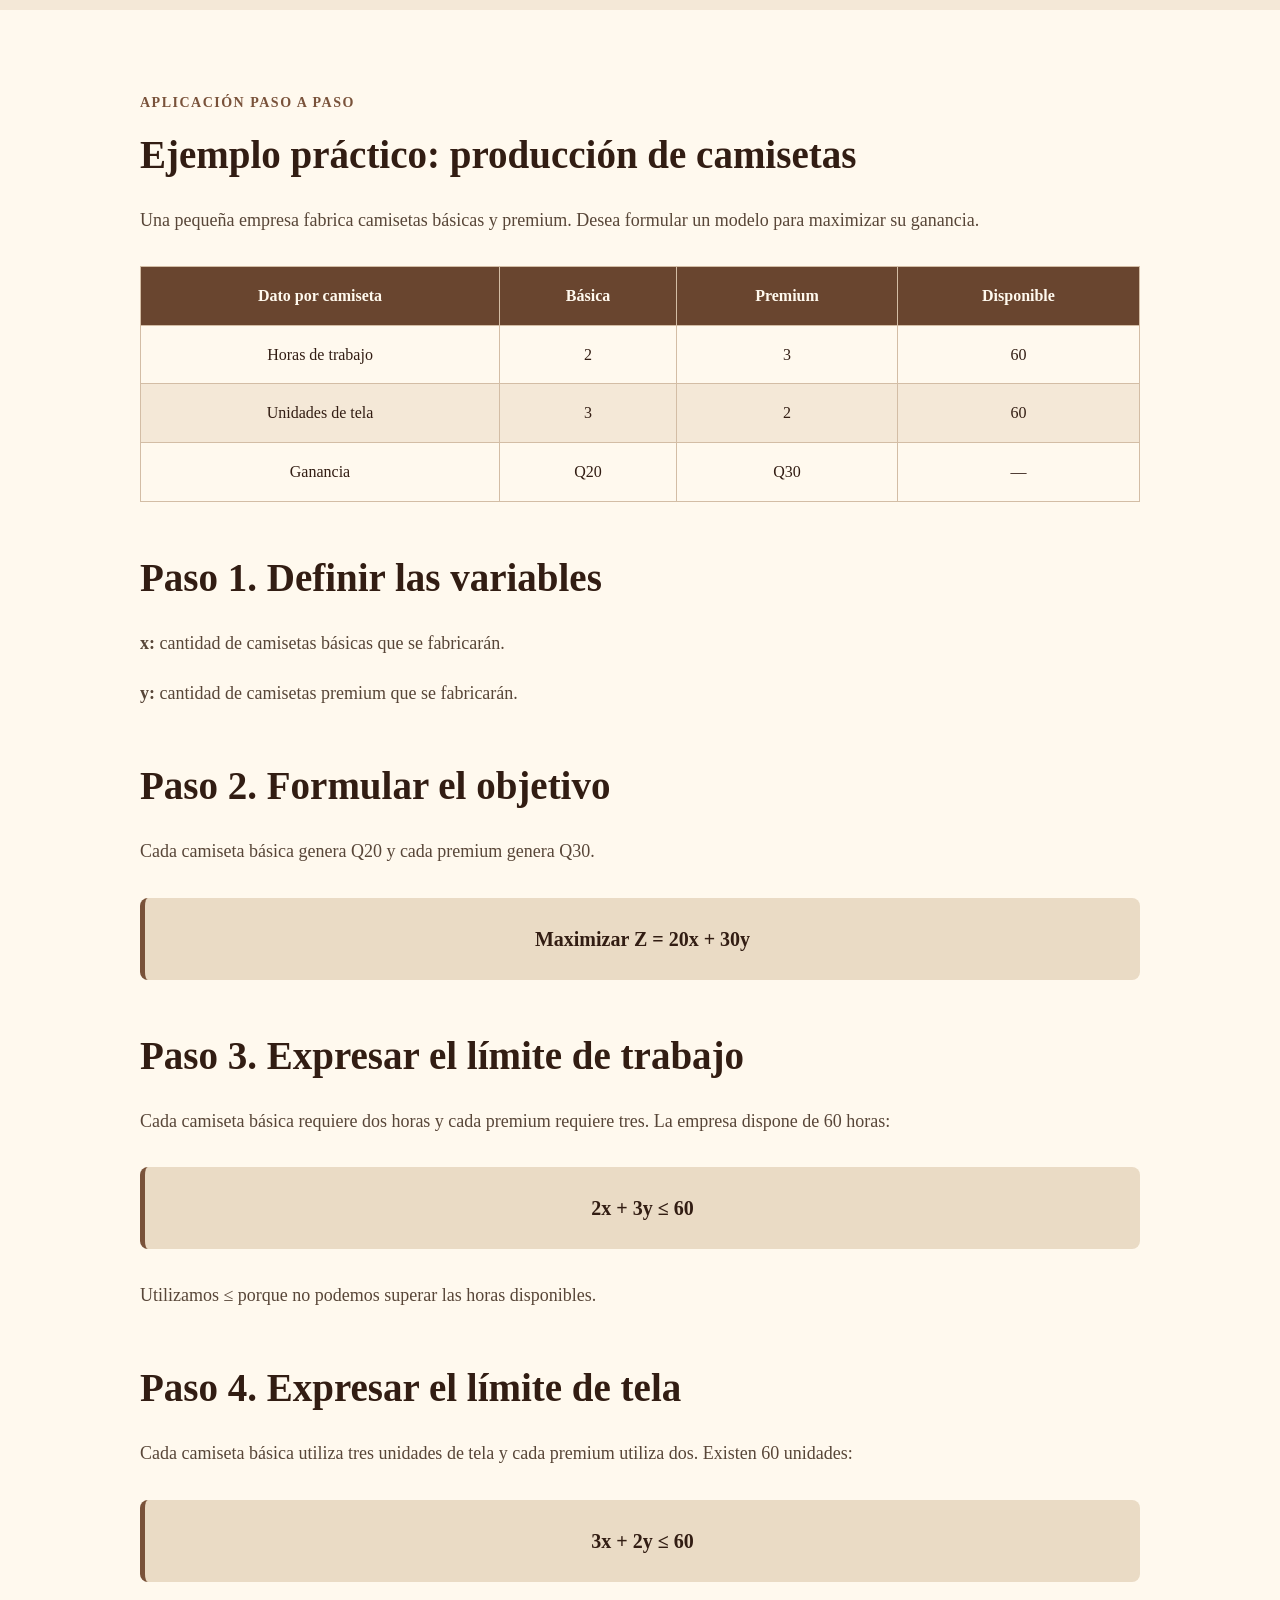
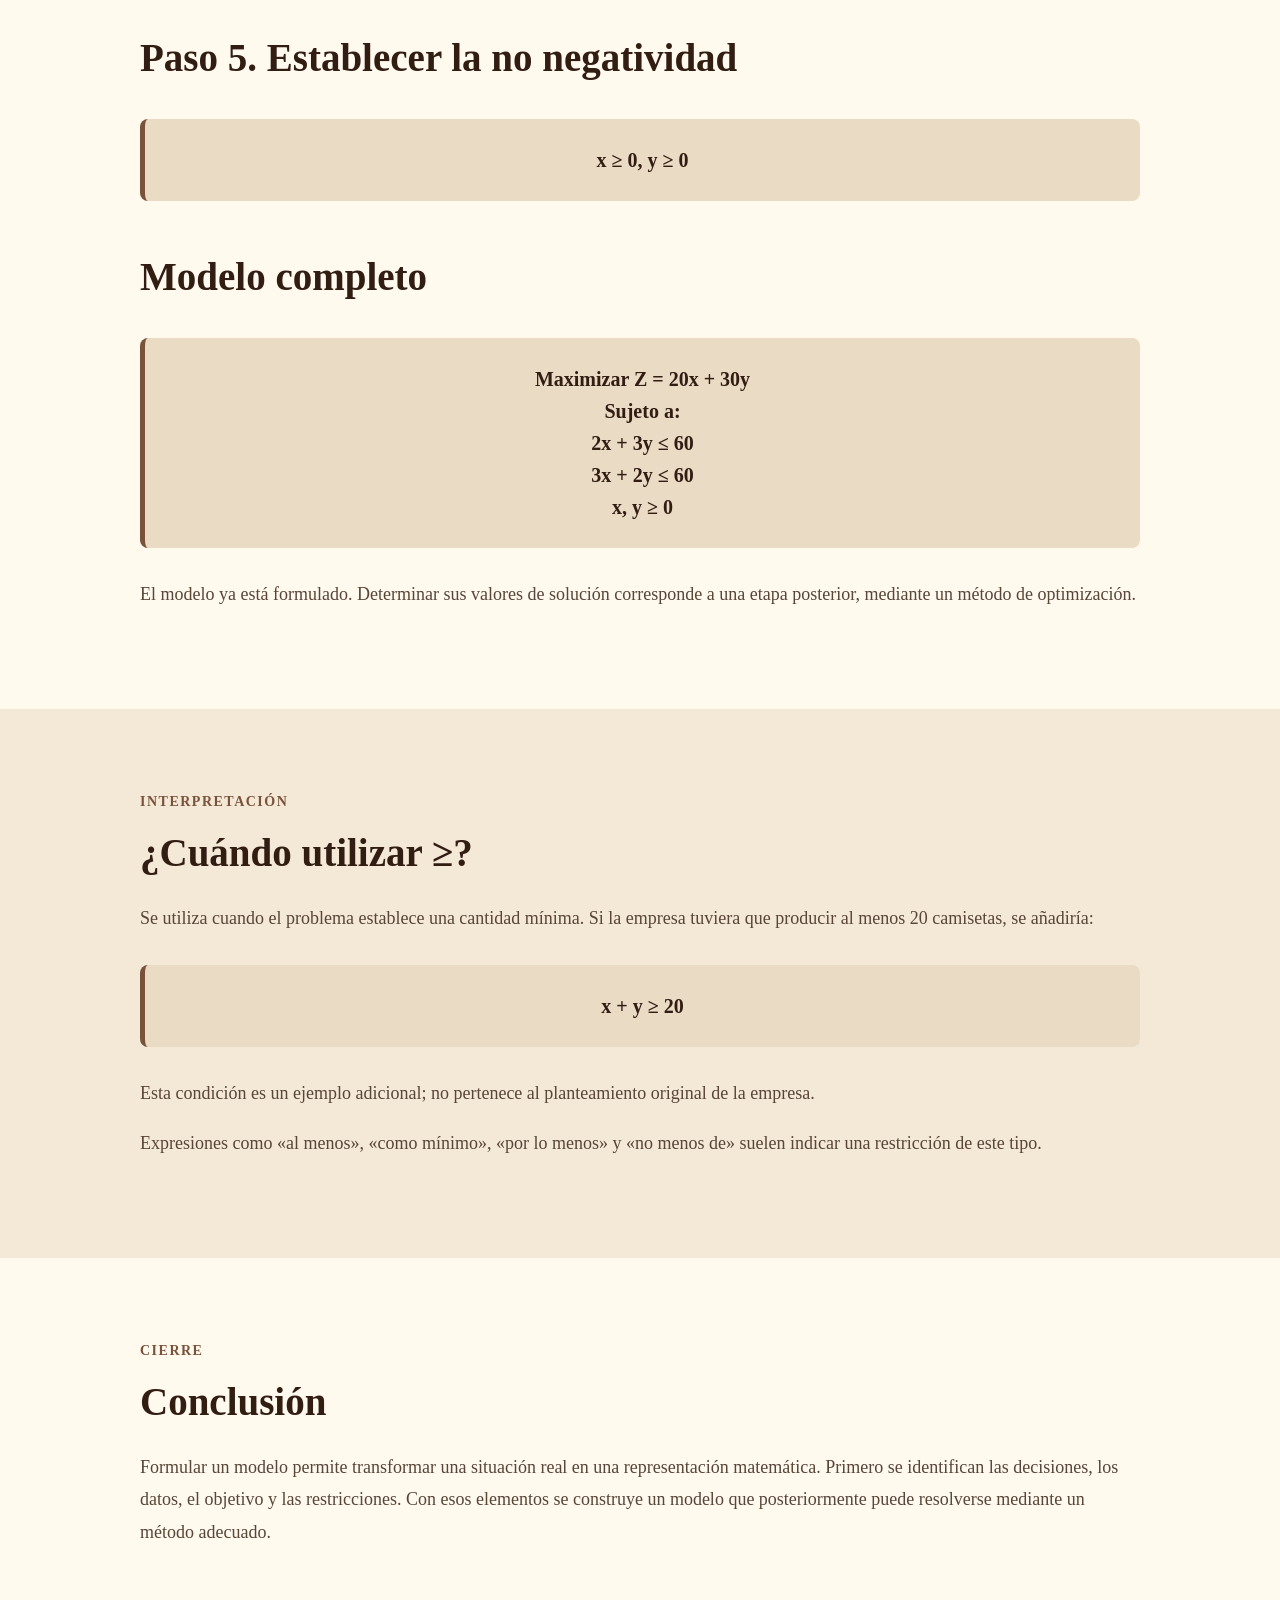
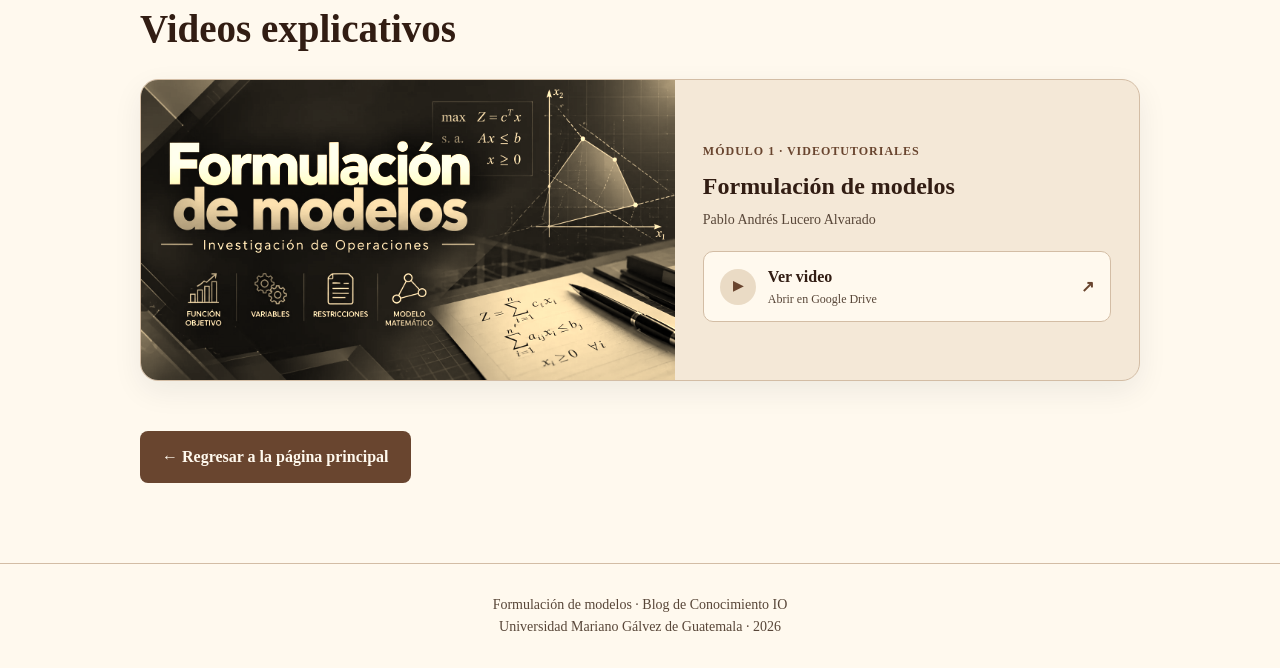
<file: formulacion.html>
<!DOCTYPE html>
<html lang="es">
<head>
    <meta charset="UTF-8">
    <meta name="viewport" content="width=device-width, initial-scale=1.0">
    <meta name="description" content="Aprende a formular modelos matemáticos con variables, objetivos y restricciones mediante un ejemplo de producción de camisetas.">
    <title>Formulación de modelos</title>
    <link rel="stylesheet" href="static/css/estilos.css">
    <link rel="stylesheet" href="static/css/transporte.css">
    <link rel="stylesheet" href="static/css/formulacion.css">
<link rel="stylesheet" href="static/css/editorial.css"></head>
<body class="edicion-editorial pagina-articulo">
    <header class="encabezado">
        <nav class="navegacion" aria-label="Navegación del artículo">
            <a href="index.html" class="logo" aria-label="Ir a la página principal">
                <span class="logo-icono">IO</span>
                <span class="logo-texto">Investigación de Operaciones</span>
            </a>
            <ul class="menu menu-articulo">
                <li><a href="index.html">Inicio</a></li>
                <li><a href="#teoria">Teoría</a></li>
                <li><a href="#elementos">Elementos</a></li>
                <li><a href="#caso-practico">Caso práctico</a></li>
            </ul>
        </nav>
    </header>

    <main class="articulo">
        <section class="portada-articulo">
            <p class="etiqueta-articulo">Módulo 1 · Investigación de Operaciones</p>
            <h1>Formulación de modelos</h1>
            <p class="descripcion-articulo">De una situación real a sus variables, objetivos y restricciones.</p>
            <div class="datos-articulo"><span>Autor: Pablo Andrés Lucero Alvarado</span>
                <span>Fase 1</span>
                <span>Agosto de 2026</span>
            </div>
        </section>

        <section class="contenido-articulo" id="teoria">
            <p class="indicador-seccion">Fundamentos</p>
            <h2>¿Qué significa formular un modelo?</h2>
            <p>Transformar una situación real en un modelo matemático permite identificar las decisiones, organizar los datos y expresar los objetivos y las limitaciones del problema.</p>
            <p>La formulación de modelos consiste en identificar los elementos importantes de un problema real y representarlos mediante expresiones matemáticas.</p>
            <p>No se pretende reproducir todos los detalles de la realidad. Se seleccionan aquellos que tienen relación directa con la decisión que se desea tomar.</p>
            <p>Por ejemplo, si una empresa necesita determinar cuánto producir de dos productos, debemos identificar qué cantidades se pueden decidir, qué recursos están disponibles, qué objetivo se quiere alcanzar y qué condiciones deben respetarse.</p>

            <h2>Modelo matemático</h2>
            <p>Un modelo matemático representa un sistema o problema mediante variables, parámetros, ecuaciones, desigualdades y otras condiciones.</p>
            <div class="formula">3x₁ + 2x₂ ≤ 100</div>
            <p>Esta expresión podría representar la disponibilidad de un recurso. No constituye por sí sola todo el modelo: es una restricción que debe acompañarse de las variables, la función objetivo y las demás condiciones.</p>
        </section>

        <section class="contenido-articulo fondo-claro" id="elementos">
            <p class="indicador-seccion">Estructura del modelo</p>
            <h2>Elementos de un modelo</h2>
            <div class="componentes">
                <article>
                    <h3>Variables de decisión</h3>
                    <p>Son las cantidades que necesitamos determinar. Representan aquello sobre lo que tenemos capacidad de decidir.</p>
                    <p>En una empresa que fabrica dos productos, x₁ representa las unidades del producto A y x₂ las unidades del producto B.</p>
                </article>
                <article>
                    <h3>Parámetros</h3>
                    <p>Son los datos conocidos: ganancias, costos, horas disponibles, materia prima, capacidad de producción y demanda.</p>
                    <p>Si una unidad del producto A genera Q40 de ganancia, ese valor es un parámetro.</p>
                </article>
                <article>
                    <h3>Función objetivo</h3>
                    <p>Expresa matemáticamente lo que queremos conseguir: maximizar ganancias o producción, o minimizar costos, tiempo o desperdicios.</p>
                </article>
                <article>
                    <h3>Restricciones</h3>
                    <p>Representan las limitaciones y condiciones que deben cumplirse, como la disponibilidad de materiales, horas o presupuesto.</p>
                </article>
                <article>
                    <h3>No negatividad</h3>
                    <p>Cuando las variables representan cantidades que no pueden ser negativas, se establece x₁ ≥ 0 y x₂ ≥ 0. Una cantidad negativa de productos fabricados no tendría sentido en este contexto.</p>
                </article>
            </div>
            <div class="balance">
                <p><strong>Variable de decisión:</strong> lo que necesitamos determinar.</p>
                <p><strong>Parámetro:</strong> lo que ya conocemos.</p>
            </div>

            <h2>Construir la función objetivo</h2>
            <p>Si cada unidad del producto A genera Q40 y cada unidad del producto B genera Q30, la ganancia total es Z = 40x₁ + 30x₂. Si buscamos la mayor ganancia posible, escribimos:</p>
            <div class="formula">Maximizar Z = 40x₁ + 30x₂</div>

            <h2>Interpretar las restricciones</h2>
            <p>En 3x₁ + 2x₂ ≤ 100, cada unidad de x₁ utiliza tres unidades de un recurso, cada unidad de x₂ utiliza dos y existen como máximo 100 unidades disponibles.</p>
            <p>El signo depende de la condición que presenta el problema:</p>
            <div class="tabla-contenedor" role="region" aria-label="Signos de las restricciones; desplazar horizontalmente para ver todas las columnas" tabindex="0">
                <table>
                    <thead><tr><th scope="col">Condición</th><th scope="col">Expresión de ejemplo</th><th scope="col">Interpretación</th></tr></thead>
                    <tbody>
                        <tr><td>Como máximo</td><td>x₁ + x₂ ≤ 100</td><td>No superar 100 unidades</td></tr>
                        <tr><td>Como mínimo</td><td>x₁ + x₂ ≥ 100</td><td>Alcanzar al menos 100 unidades</td></tr>
                        <tr><td>Exactamente</td><td>x₁ + x₂ = 100</td><td>Cumplir una cantidad de 100 unidades</td></tr>
                    </tbody>
                </table>
            </div>
        </section>

        <section class="contenido-articulo" id="caso-practico">
            <p class="indicador-seccion">Aplicación paso a paso</p>
            <h2>Ejemplo práctico: producción de camisetas</h2>
            <p>Una pequeña empresa fabrica camisetas básicas y premium. Desea formular un modelo para maximizar su ganancia.</p>
            <div class="tabla-contenedor" role="region" aria-label="Datos de producción de camisetas; desplazar horizontalmente para ver todas las columnas" tabindex="0">
                <table>
                    <thead><tr><th scope="col">Dato por camiseta</th><th scope="col">Básica</th><th scope="col">Premium</th><th scope="col">Disponible</th></tr></thead>
                    <tbody>
                        <tr><td>Horas de trabajo</td><td>2</td><td>3</td><td>60</td></tr>
                        <tr><td>Unidades de tela</td><td>3</td><td>2</td><td>60</td></tr>
                        <tr><td>Ganancia</td><td>Q20</td><td>Q30</td><td>—</td></tr>
                    </tbody>
                </table>
            </div>

            <h2>Paso 1. Definir las variables</h2>
            <p><strong>x:</strong> cantidad de camisetas básicas que se fabricarán.</p>
            <p><strong>y:</strong> cantidad de camisetas premium que se fabricarán.</p>

            <h2>Paso 2. Formular el objetivo</h2>
            <p>Cada camiseta básica genera Q20 y cada premium genera Q30.</p>
            <div class="formula">Maximizar Z = 20x + 30y</div>

            <h2>Paso 3. Expresar el límite de trabajo</h2>
            <p>Cada camiseta básica requiere dos horas y cada premium requiere tres. La empresa dispone de 60 horas:</p>
            <div class="formula">2x + 3y ≤ 60</div>
            <p>Utilizamos ≤ porque no podemos superar las horas disponibles.</p>

            <h2>Paso 4. Expresar el límite de tela</h2>
            <p>Cada camiseta básica utiliza tres unidades de tela y cada premium utiliza dos. Existen 60 unidades:</p>
            <div class="formula">3x + 2y ≤ 60</div>

            <h2>Paso 5. Establecer la no negatividad</h2>
            <div class="formula">x ≥ 0, y ≥ 0</div>

            <h2>Modelo completo</h2>
            <div class="formula">
                Maximizar Z = 20x + 30y<br>
                Sujeto a:<br>
                2x + 3y ≤ 60<br>
                3x + 2y ≤ 60<br>
                x, y ≥ 0
            </div>
            <p>El modelo ya está formulado. Determinar sus valores de solución corresponde a una etapa posterior, mediante un método de optimización.</p>
        </section>

        <section class="contenido-articulo fondo-claro">
            <p class="indicador-seccion">Interpretación</p>
            <h2>¿Cuándo utilizar ≥?</h2>
            <p>Se utiliza cuando el problema establece una cantidad mínima. Si la empresa tuviera que producir al menos 20 camisetas, se añadiría:</p>
            <div class="formula">x + y ≥ 20</div>
            <p>Esta condición es un ejemplo adicional; no pertenece al planteamiento original de la empresa.</p>
            <p>Expresiones como «al menos», «como mínimo», «por lo menos» y «no menos de» suelen indicar una restricción de este tipo.</p>
        </section>

        <section class="contenido-articulo">
            <p class="indicador-seccion">Cierre</p>
            <h2>Conclusión</h2>
            <p>Formular un modelo permite transformar una situación real en una representación matemática. Primero se identifican las decisiones, los datos, el objetivo y las restricciones. Con esos elementos se construye un modelo que posteriormente puede resolverse mediante un método adecuado.</p>
            <div class="video-articulo" id="videos">
                <h2>Videos explicativos</h2>
                <div class="tarjeta-videos">
                    <img class="imagen-videos" src="static/img/formulacion-modelos.webp" alt="Formulación de modelos: función objetivo, variables, restricciones y modelo matemático." width="1672" height="941" loading="lazy">
                    <div class="contenido-videos">
                        <span class="etiqueta-videos">Módulo 1 · Videotutoriales</span>
                        <h3>Formulación de modelos</h3>
                        <p class="autor-videos">Pablo Andrés Lucero Alvarado</p>
                        <div class="enlaces-videos">
                            <a class="enlace-video" href="https://drive.google.com/file/d/1mP-psBwXMmAmNdzGcjPPpkZyxCRCk0Dw/view?usp=sharing" target="_blank" rel="noopener noreferrer"><span class="icono-video" aria-hidden="true">▶</span><span>Ver video<small>Abrir en Google Drive</small></span><span aria-hidden="true">↗</span></a>
                        </div>
                    </div>
                </div>
            </div>
            <a href="index.html" class="boton-regresar">← Regresar a la página principal</a>
        </section>
    </main>

    <footer class="pie-pagina">
        <p>Formulación de modelos · Blog de Conocimiento IO</p>
        <p>Universidad Mariano Gálvez de Guatemala · 2026</p>
    </footer>
</body>
</html>
</file>
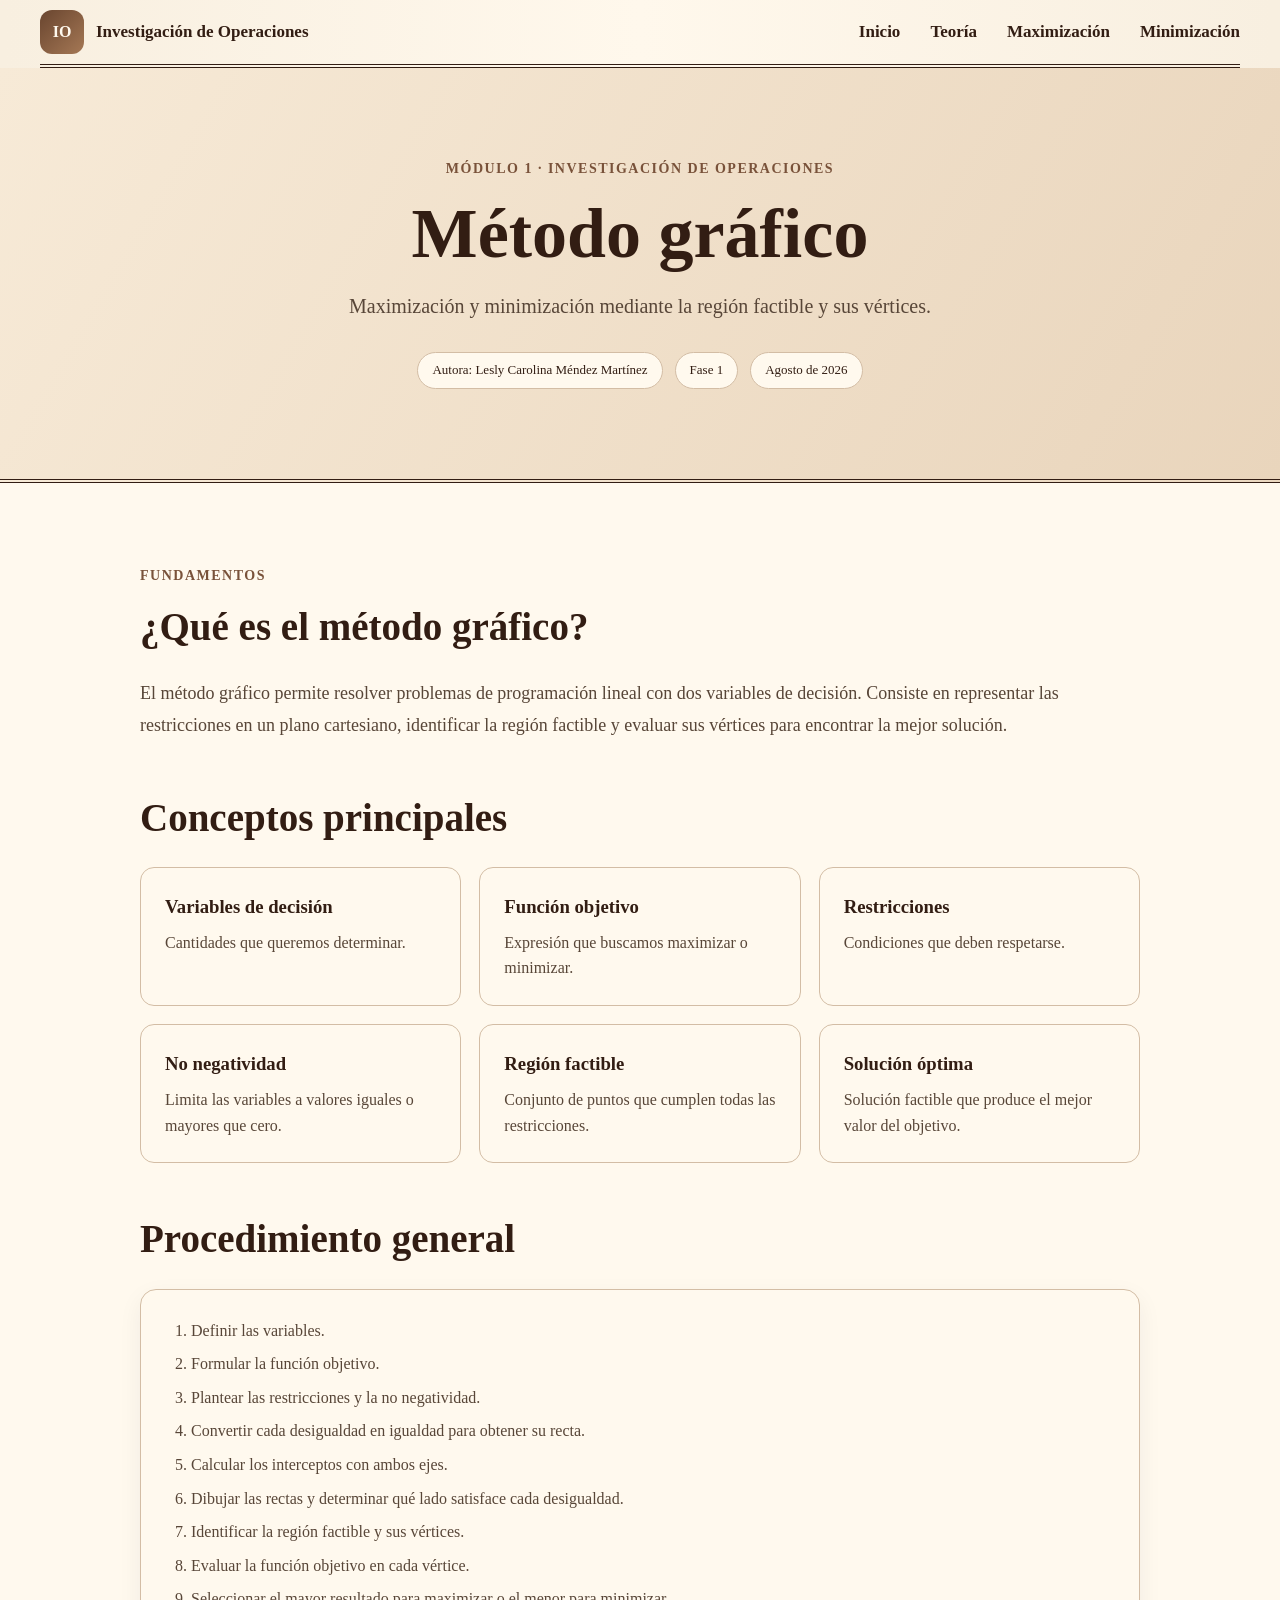
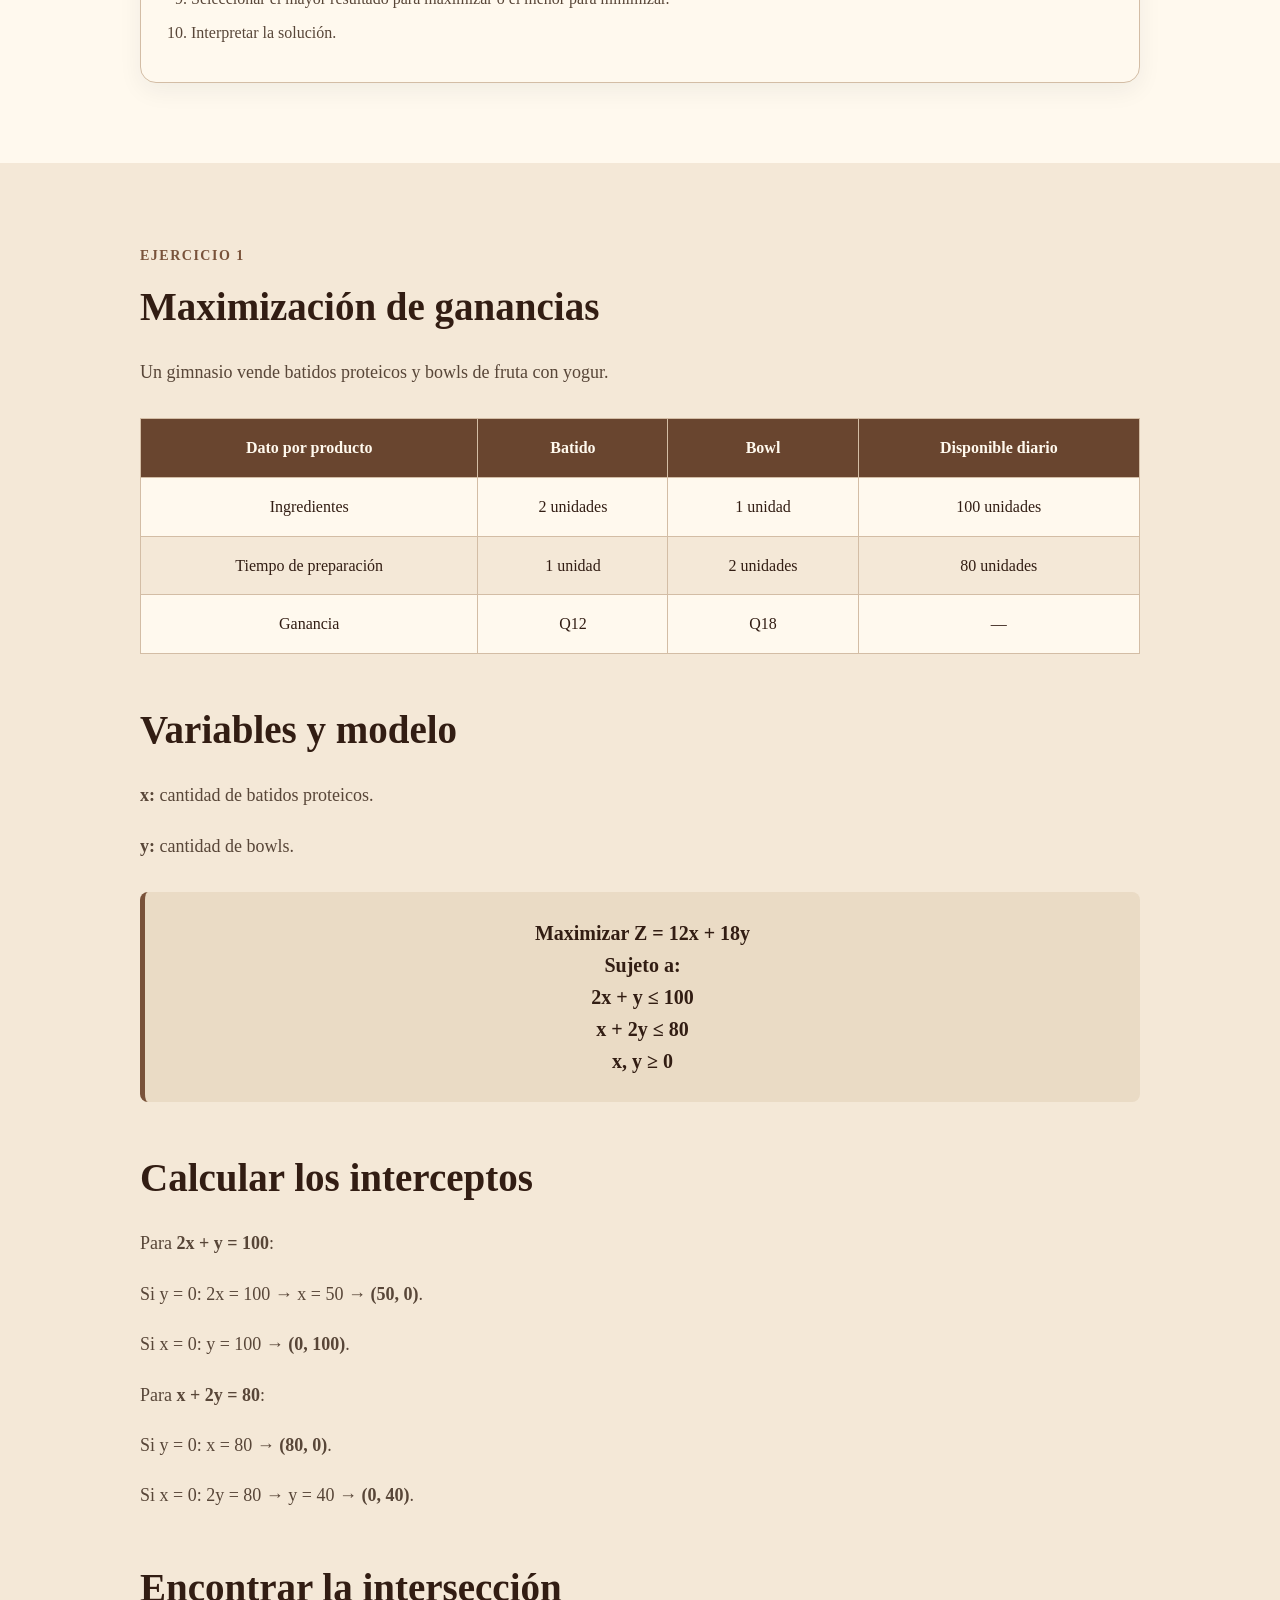
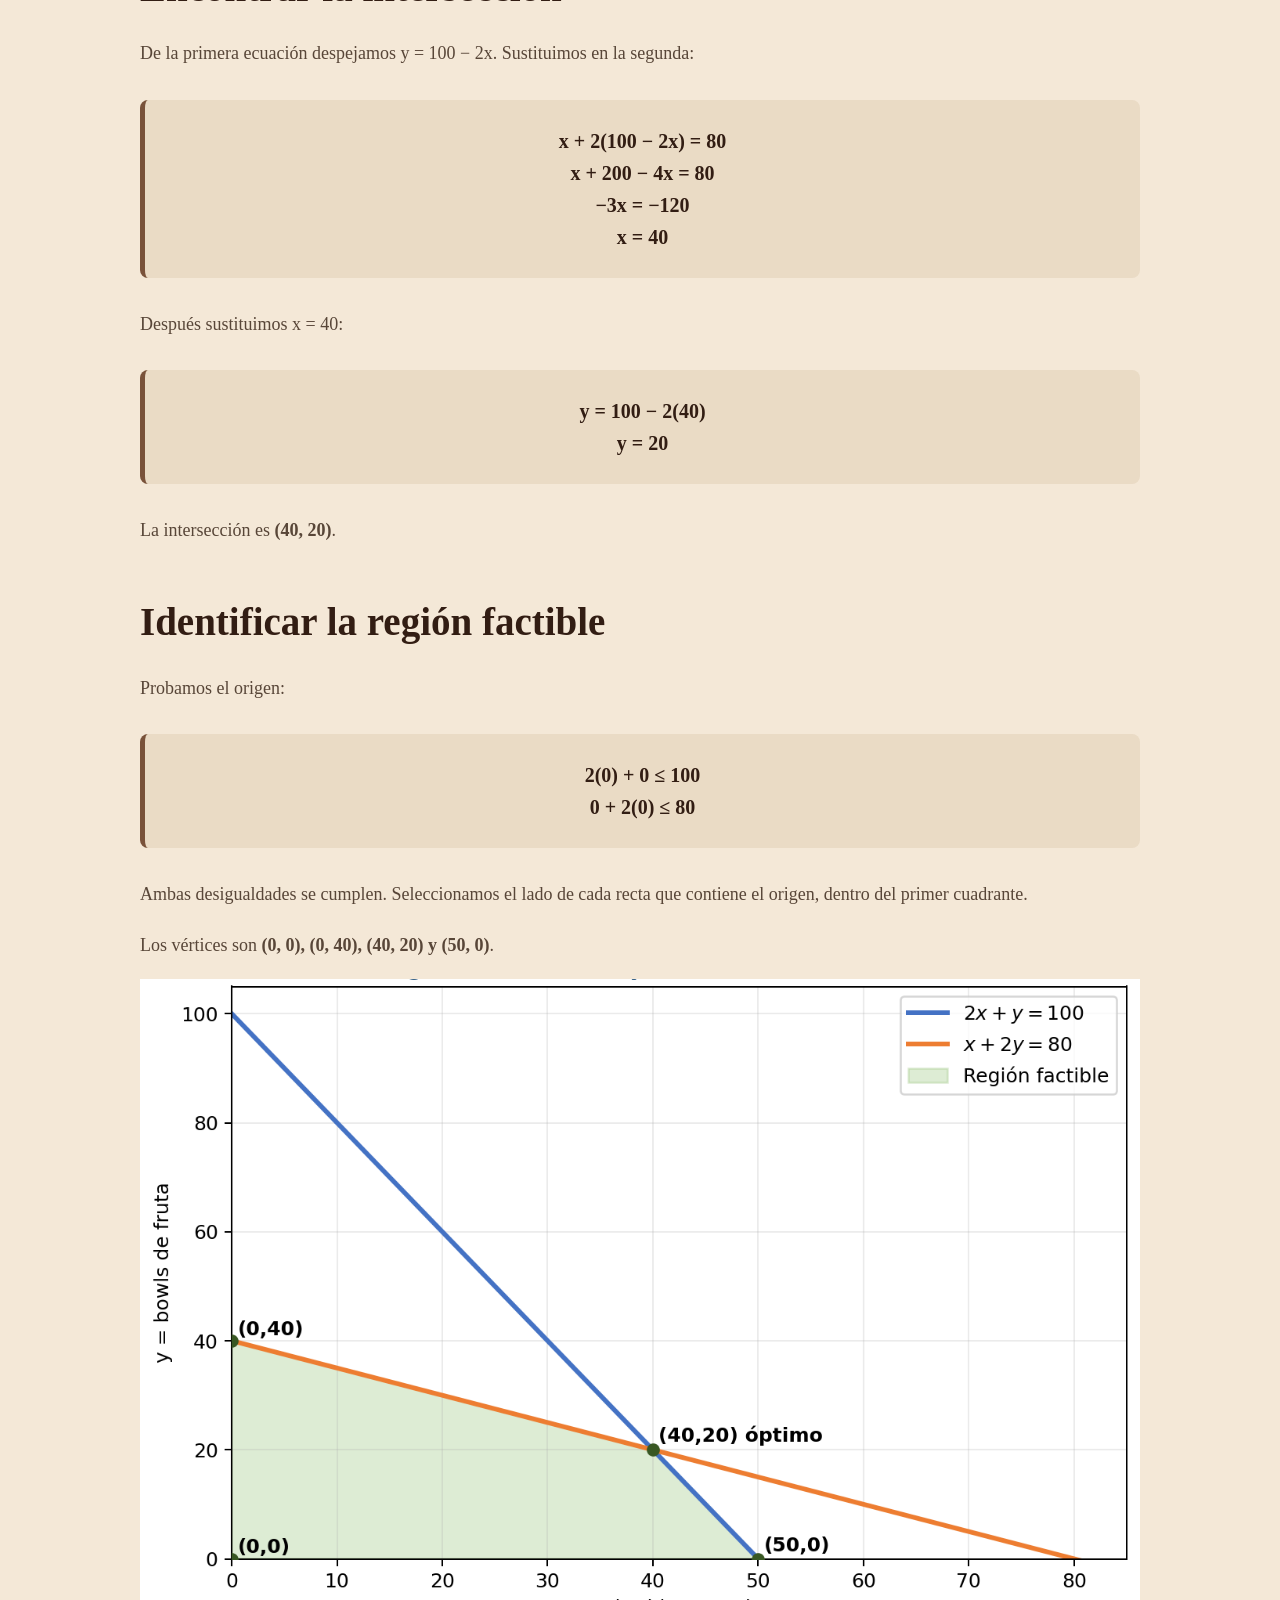
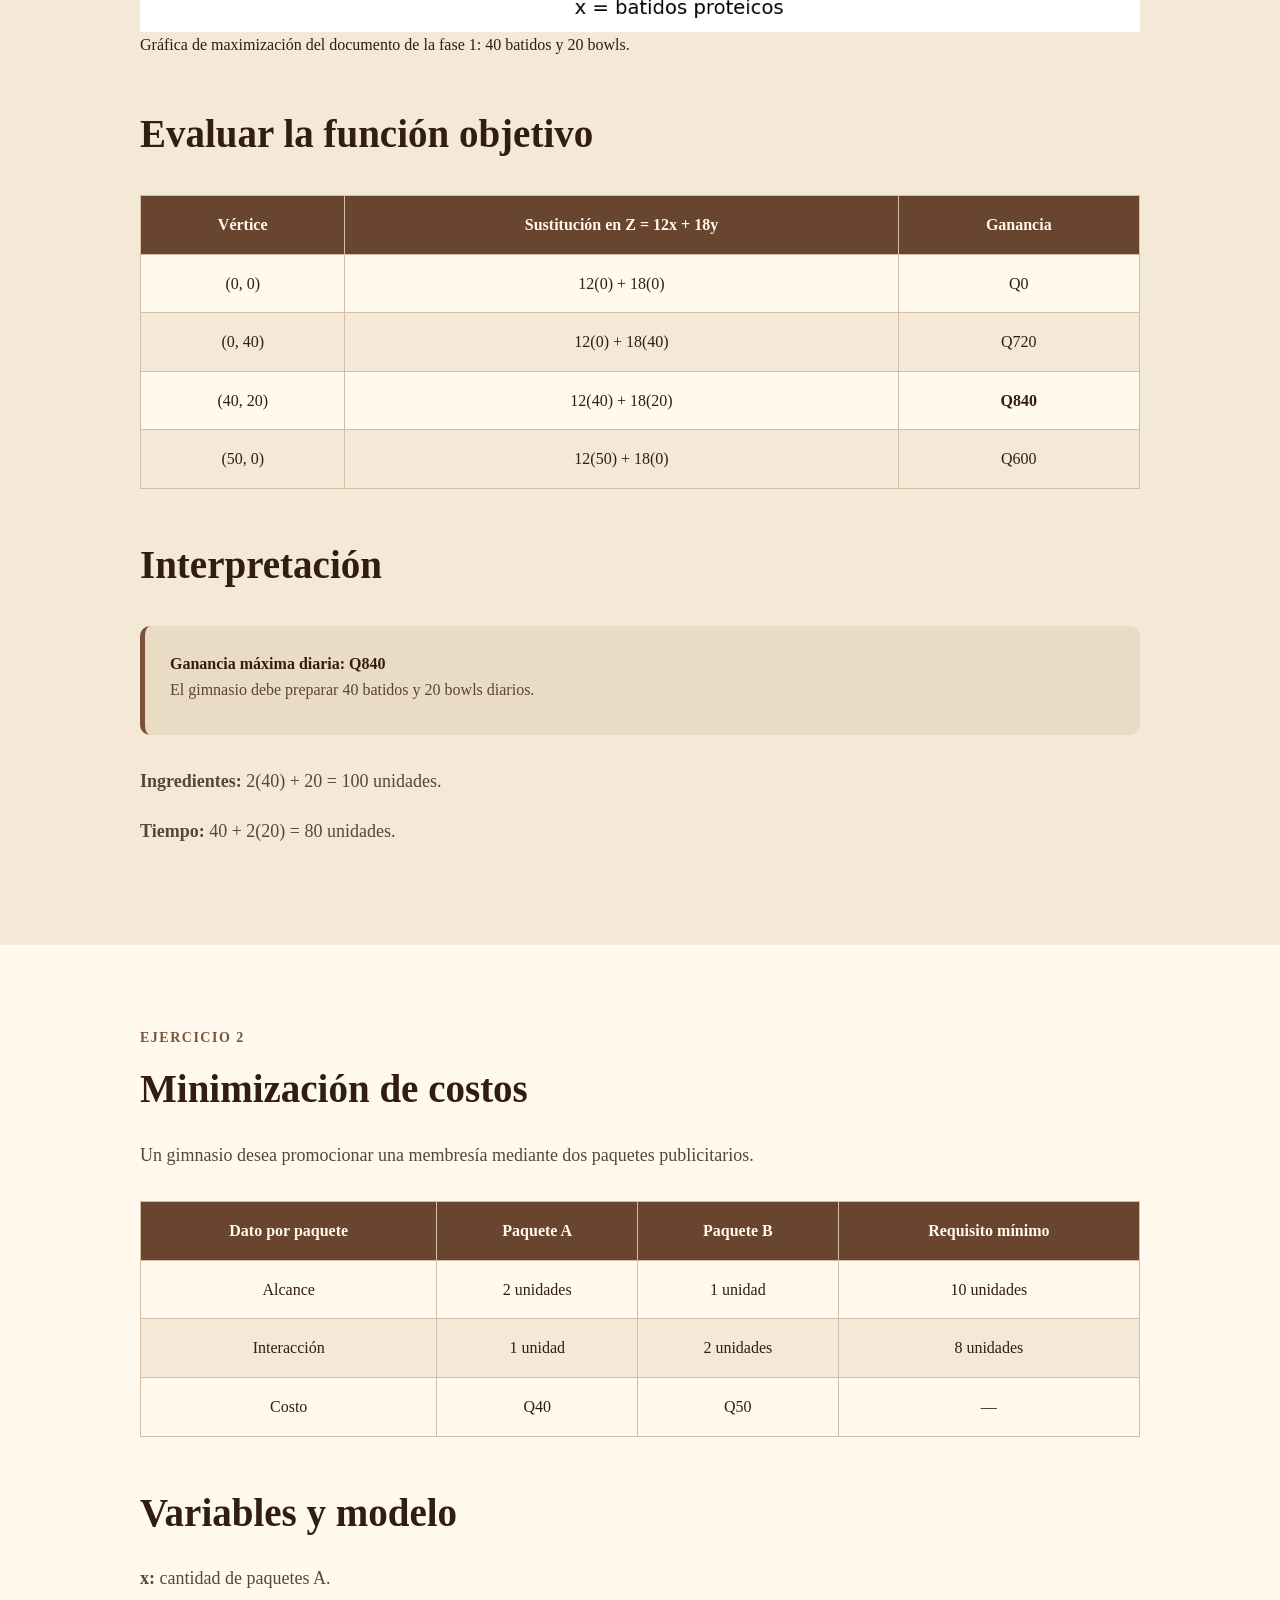
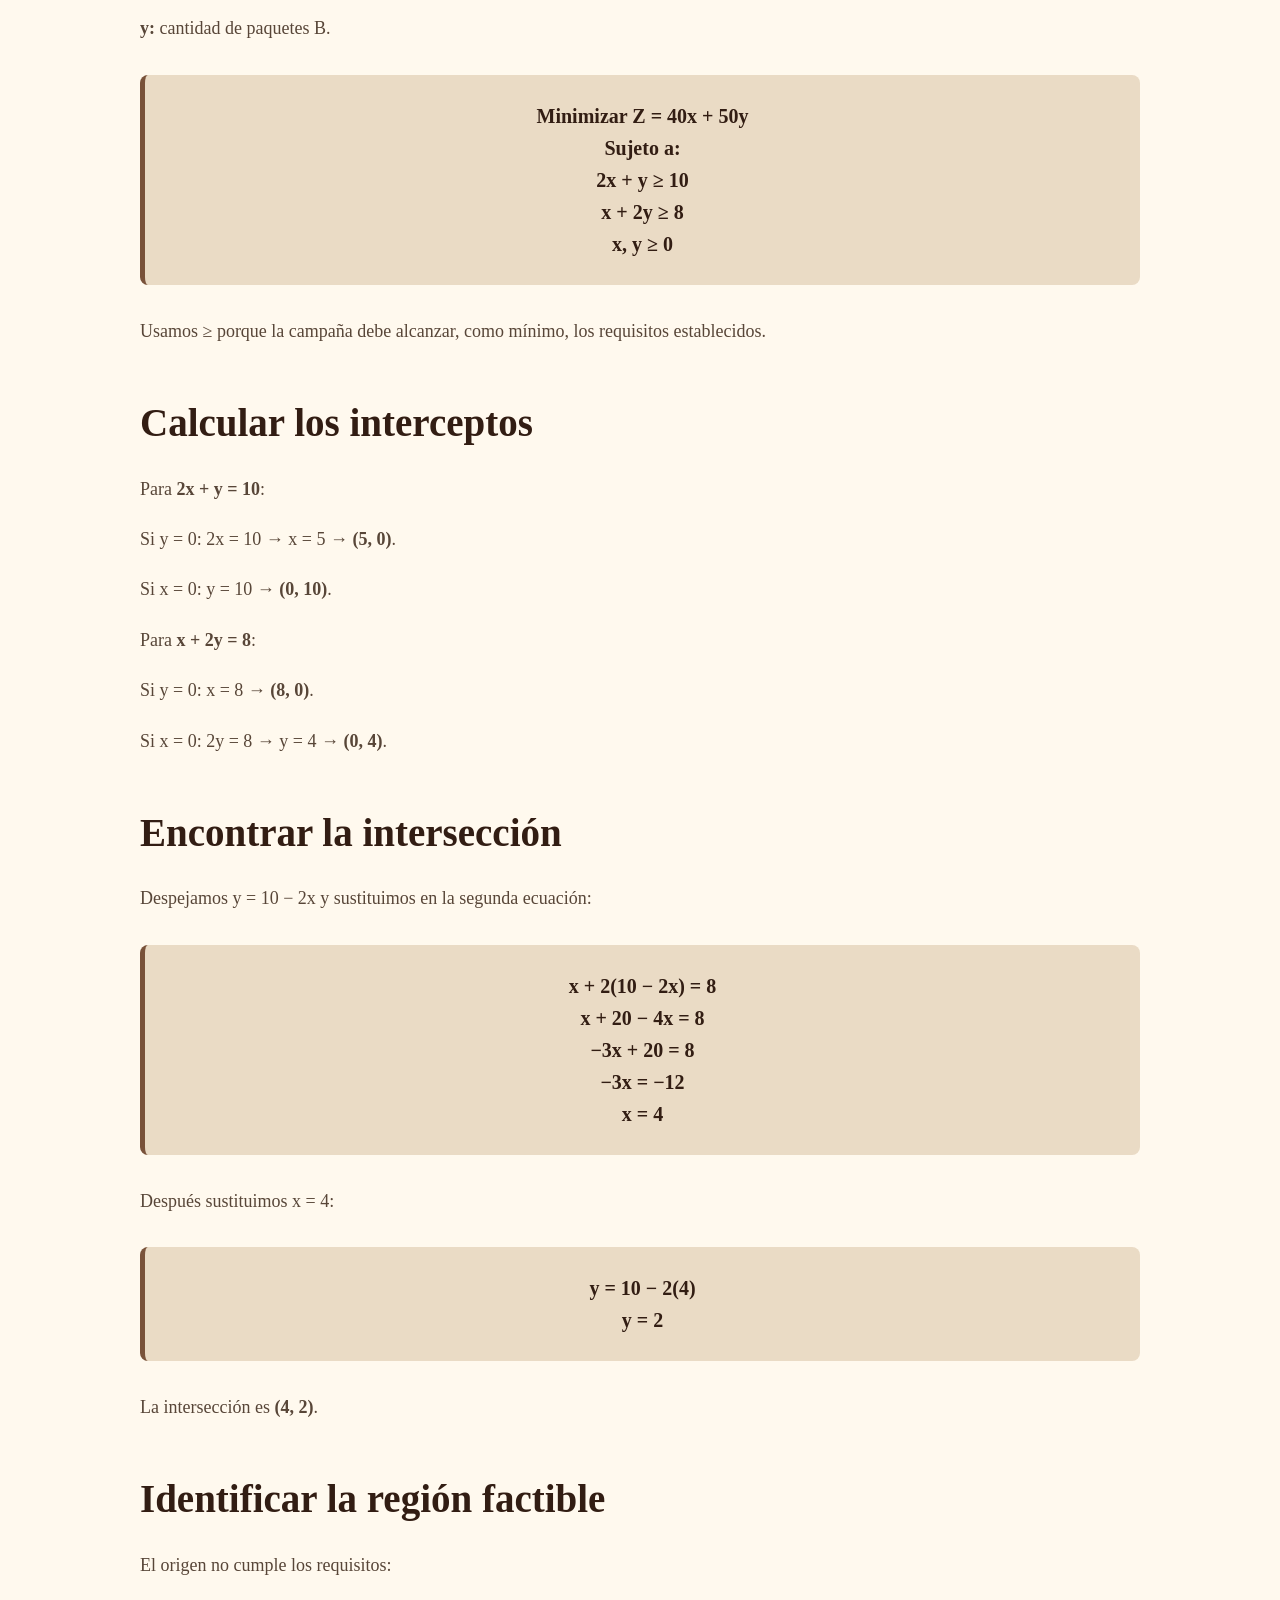
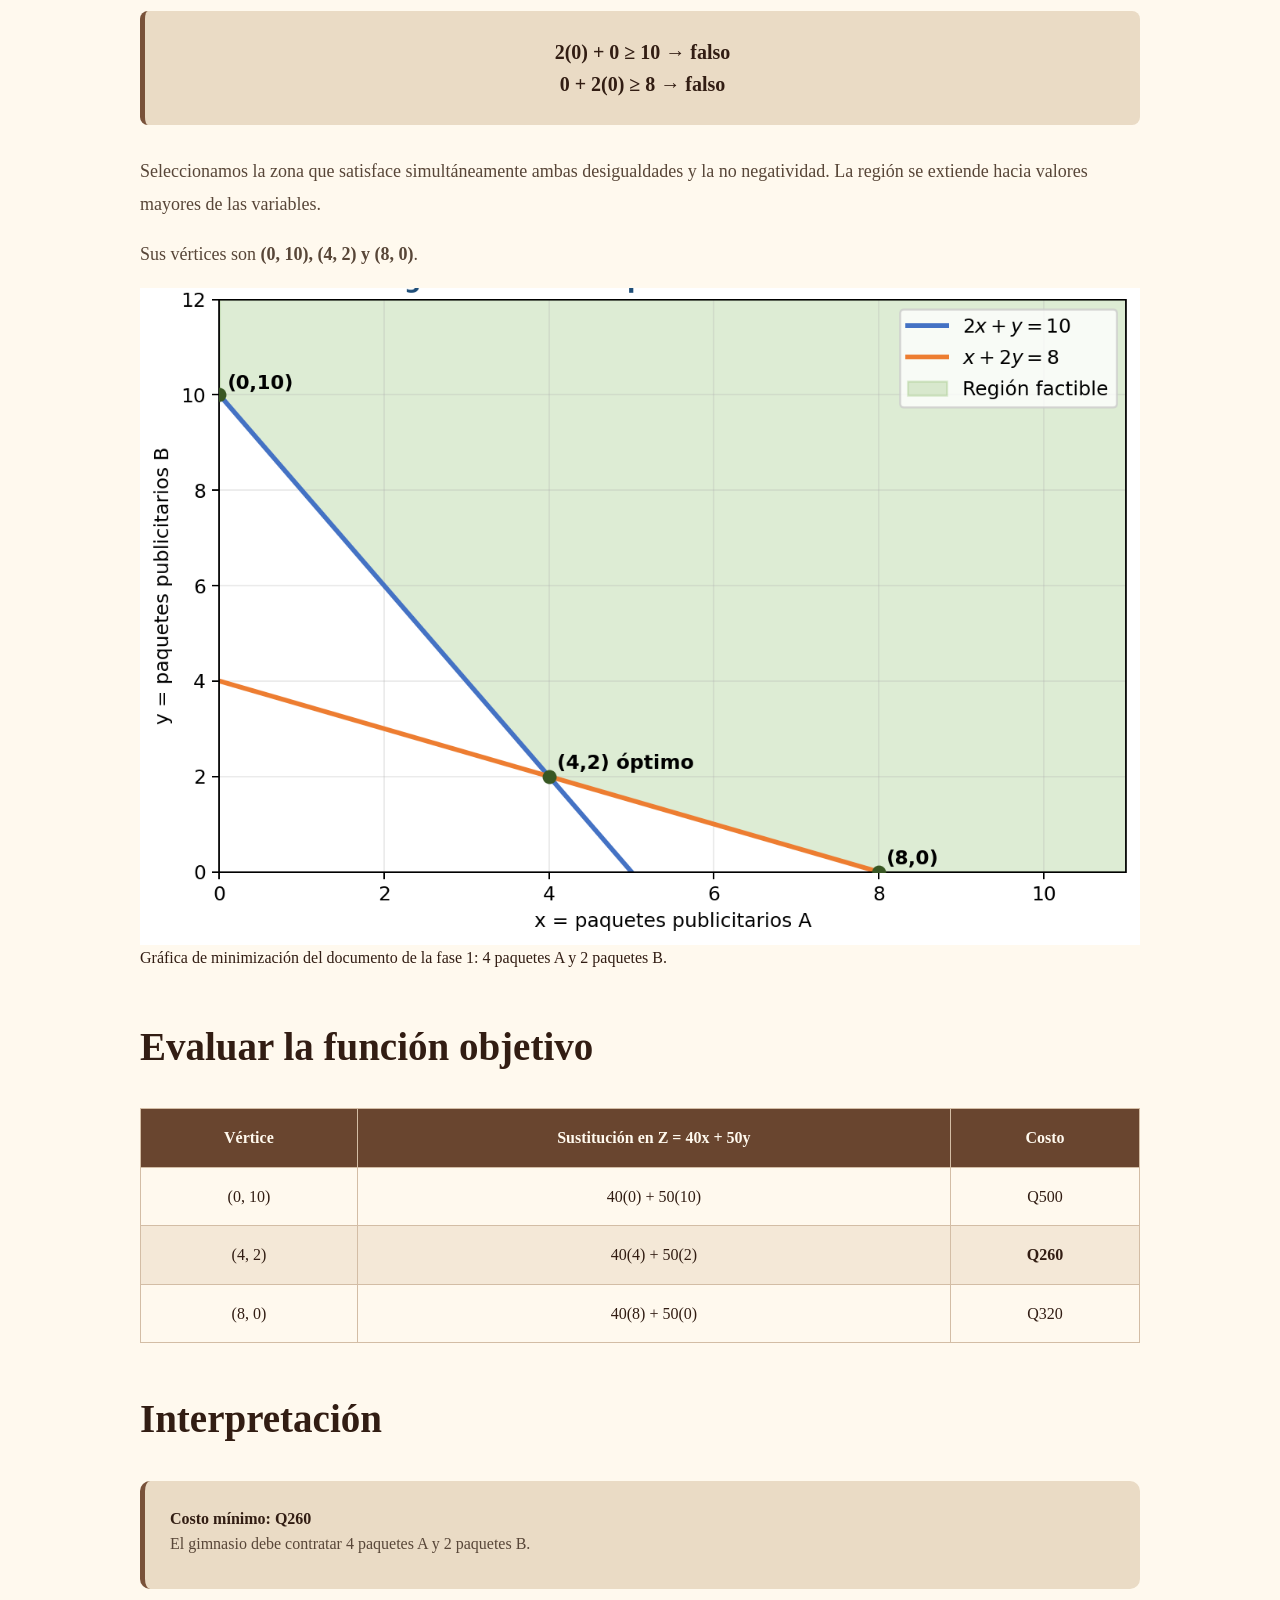
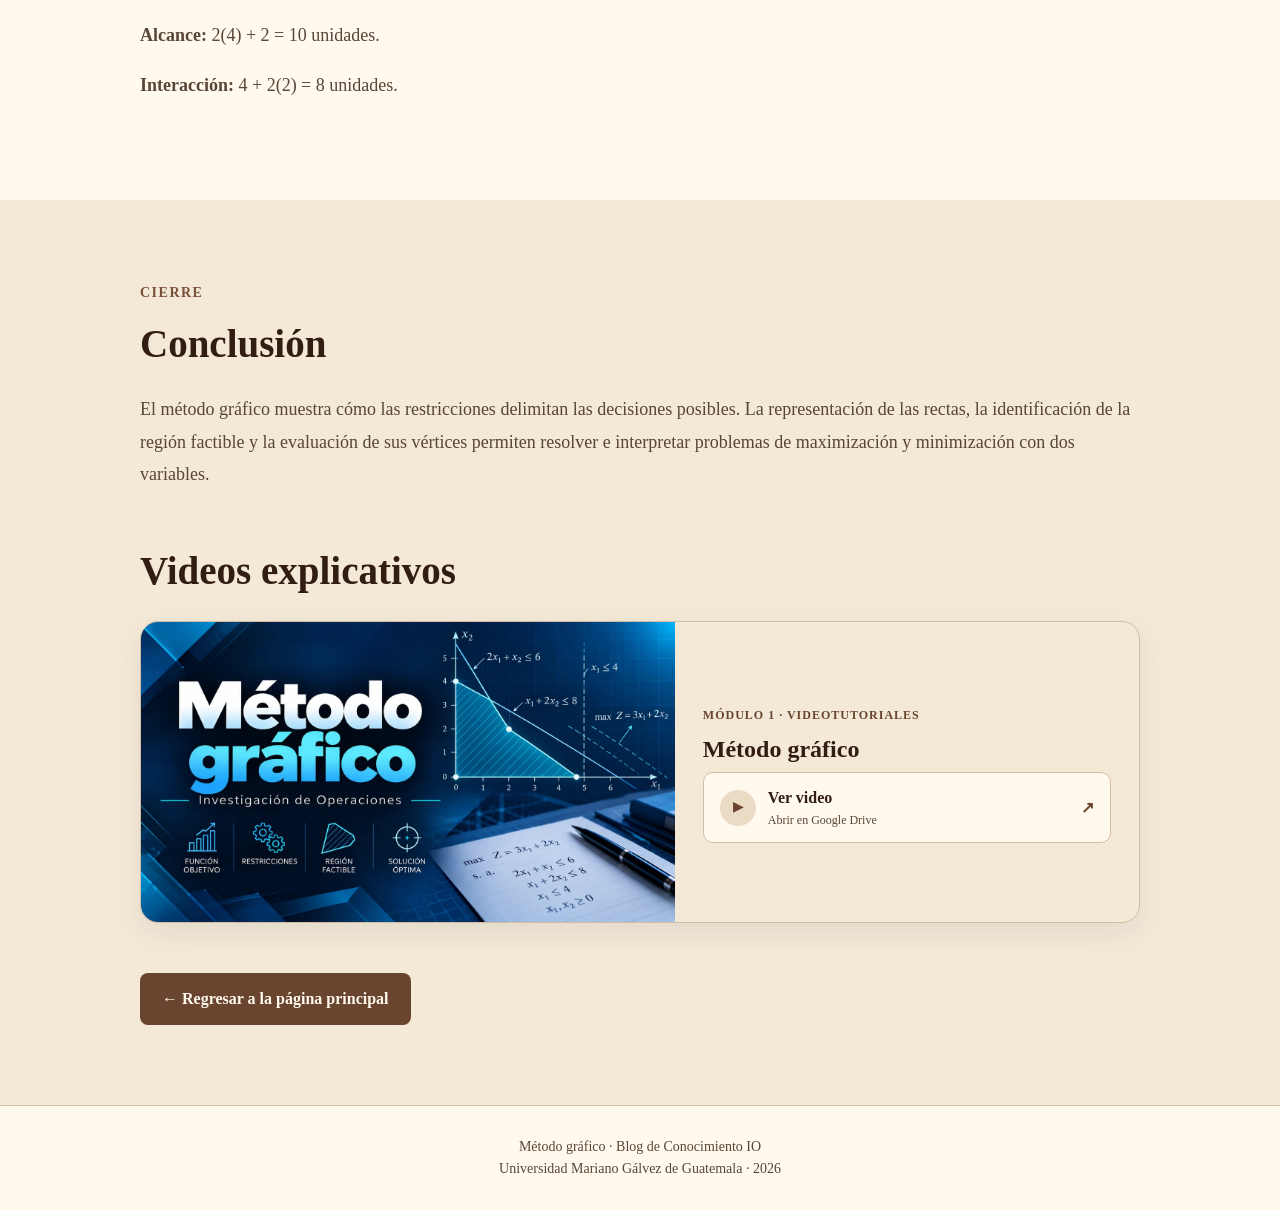
<file: metodo-grafico.html>
<!DOCTYPE html>
<html lang="es">
<head>
    <meta charset="UTF-8">
    <meta name="viewport" content="width=device-width, initial-scale=1.0">
    <meta name="description" content="Método gráfico paso a paso con ejercicios de maximización de ganancias y minimización de costos aplicados a un gimnasio.">
    <title>Método gráfico</title>
    <link rel="stylesheet" href="static/css/estilos.css">
    <link rel="stylesheet" href="static/css/transporte.css">
    <link rel="stylesheet" href="static/css/formulacion.css">
<link rel="stylesheet" href="static/css/editorial.css"></head>
<body class="edicion-editorial pagina-articulo">
    <header class="encabezado">
        <nav class="navegacion" aria-label="Navegación del artículo">
            <a href="index.html" class="logo" aria-label="Ir a la página principal">
                <span class="logo-icono">IO</span>
                <span class="logo-texto">Investigación de Operaciones</span>
            </a>
            <ul class="menu menu-articulo">
                <li><a href="index.html">Inicio</a></li>
                <li><a href="#teoria">Teoría</a></li>
                <li><a href="#maximizacion">Maximización</a></li>
                <li><a href="#minimizacion">Minimización</a></li>
            </ul>
        </nav>
    </header>
    <main class="articulo">
        <section class="portada-articulo">
            <p class="etiqueta-articulo">Módulo 1 · Investigación de Operaciones</p>
            <h1>Método gráfico</h1>
            <p class="descripcion-articulo">Maximización y minimización mediante la región factible y sus vértices.</p>
            <div class="datos-articulo"><span>Autora: Lesly Carolina Méndez Martínez</span><span>Fase 1</span><span>Agosto de 2026</span></div>
        </section>

        <section class="contenido-articulo" id="teoria">
            <p class="indicador-seccion">Fundamentos</p>
            <h2>¿Qué es el método gráfico?</h2>
            <p>El método gráfico permite resolver problemas de programación lineal con dos variables de decisión. Consiste en representar las restricciones en un plano cartesiano, identificar la región factible y evaluar sus vértices para encontrar la mejor solución.</p>
            <h2>Conceptos principales</h2>
            <div class="componentes">
                <article><h3>Variables de decisión</h3><p>Cantidades que queremos determinar.</p></article>
                <article><h3>Función objetivo</h3><p>Expresión que buscamos maximizar o minimizar.</p></article>
                <article><h3>Restricciones</h3><p>Condiciones que deben respetarse.</p></article>
                <article><h3>No negatividad</h3><p>Limita las variables a valores iguales o mayores que cero.</p></article>
                <article><h3>Región factible</h3><p>Conjunto de puntos que cumplen todas las restricciones.</p></article>
                <article><h3>Solución óptima</h3><p>Solución factible que produce el mejor valor del objetivo.</p></article>
            </div>
            <h2>Procedimiento general</h2>
            <div class="metodo">
                <ol>
                    <li>Definir las variables.</li>
                    <li>Formular la función objetivo.</li>
                    <li>Plantear las restricciones y la no negatividad.</li>
                    <li>Convertir cada desigualdad en igualdad para obtener su recta.</li>
                    <li>Calcular los interceptos con ambos ejes.</li>
                    <li>Dibujar las rectas y determinar qué lado satisface cada desigualdad.</li>
                    <li>Identificar la región factible y sus vértices.</li>
                    <li>Evaluar la función objetivo en cada vértice.</li>
                    <li>Seleccionar el mayor resultado para maximizar o el menor para minimizar.</li>
                    <li>Interpretar la solución.</li>
                </ol>
            </div>
        </section>

        <section class="contenido-articulo fondo-claro" id="maximizacion">
            <p class="indicador-seccion">Ejercicio 1</p>
            <h2>Maximización de ganancias</h2>
            <p>Un gimnasio vende batidos proteicos y bowls de fruta con yogur.</p>
            <div class="tabla-contenedor" role="region" aria-label="Datos de batidos y bowls; desplazar horizontalmente para ver todas las columnas" tabindex="0">
                <table>
                    <thead><tr><th scope="col">Dato por producto</th><th scope="col">Batido</th><th scope="col">Bowl</th><th scope="col">Disponible diario</th></tr></thead>
                    <tbody>
                        <tr><td>Ingredientes</td><td>2 unidades</td><td>1 unidad</td><td>100 unidades</td></tr>
                        <tr><td>Tiempo de preparación</td><td>1 unidad</td><td>2 unidades</td><td>80 unidades</td></tr>
                        <tr><td>Ganancia</td><td>Q12</td><td>Q18</td><td>—</td></tr>
                    </tbody>
                </table>
            </div>
            <h2>Variables y modelo</h2>
            <p><strong>x:</strong> cantidad de batidos proteicos.</p>
            <p><strong>y:</strong> cantidad de bowls.</p>
            <div class="formula">Maximizar Z = 12x + 18y<br>Sujeto a:<br>2x + y ≤ 100<br>x + 2y ≤ 80<br>x, y ≥ 0</div>

            <h2>Calcular los interceptos</h2>
            <p>Para <strong>2x + y = 100</strong>:</p>
            <p>Si y = 0: 2x = 100 → x = 50 → <strong>(50, 0)</strong>.</p>
            <p>Si x = 0: y = 100 → <strong>(0, 100)</strong>.</p>
            <p>Para <strong>x + 2y = 80</strong>:</p>
            <p>Si y = 0: x = 80 → <strong>(80, 0)</strong>.</p>
            <p>Si x = 0: 2y = 80 → y = 40 → <strong>(0, 40)</strong>.</p>

            <h2>Encontrar la intersección</h2>
            <p>De la primera ecuación despejamos y = 100 − 2x. Sustituimos en la segunda:</p>
            <div class="formula">x + 2(100 − 2x) = 80<br>x + 200 − 4x = 80<br>−3x = −120<br>x = 40</div>
            <p>Después sustituimos x = 40:</p>
            <div class="formula">y = 100 − 2(40)<br>y = 20</div>
            <p>La intersección es <strong>(40, 20)</strong>.</p>

            <h2>Identificar la región factible</h2>
            <p>Probamos el origen:</p>
            <div class="formula">2(0) + 0 ≤ 100<br>0 + 2(0) ≤ 80</div>
            <p>Ambas desigualdades se cumplen. Seleccionamos el lado de cada recta que contiene el origen, dentro del primer cuadrante.</p>
            <p>Los vértices son <strong>(0, 0), (0, 40), (40, 20) y (50, 0)</strong>.</p>
            <figure>
                <img src="static/img/metodo-grafico-maximizacion.png" width="1277" height="834" style="display: block; max-width: 100%; height: auto;" alt="Región factible del modelo de batidos y bowls, delimitada por 2x + y ≤ 100, x + 2y ≤ 80 y la no negatividad. El óptimo es (40, 20).">
                <figcaption>Gráfica de maximización del documento de la fase 1: 40 batidos y 20 bowls.</figcaption>
            </figure>

            <h2>Evaluar la función objetivo</h2>
            <div class="tabla-contenedor" role="region" aria-label="Evaluación de ganancias; desplazar horizontalmente para ver todas las columnas" tabindex="0">
                <table>
                    <thead><tr><th scope="col">Vértice</th><th scope="col">Sustitución en Z = 12x + 18y</th><th scope="col">Ganancia</th></tr></thead>
                    <tbody>
                        <tr><td>(0, 0)</td><td>12(0) + 18(0)</td><td>Q0</td></tr>
                        <tr><td>(0, 40)</td><td>12(0) + 18(40)</td><td>Q720</td></tr>
                        <tr><td>(40, 20)</td><td>12(40) + 18(20)</td><td><strong>Q840</strong></td></tr>
                        <tr><td>(50, 0)</td><td>12(50) + 18(0)</td><td>Q600</td></tr>
                    </tbody>
                </table>
            </div>
            <h2>Interpretación</h2>
            <div class="resultado-final"><strong>Ganancia máxima diaria: Q840</strong><p>El gimnasio debe preparar 40 batidos y 20 bowls diarios.</p></div>
            <p><strong>Ingredientes:</strong> 2(40) + 20 = 100 unidades.</p>
            <p><strong>Tiempo:</strong> 40 + 2(20) = 80 unidades.</p>
        </section>

        <section class="contenido-articulo" id="minimizacion">
            <p class="indicador-seccion">Ejercicio 2</p>
            <h2>Minimización de costos</h2>
            <p>Un gimnasio desea promocionar una membresía mediante dos paquetes publicitarios.</p>
            <div class="tabla-contenedor" role="region" aria-label="Datos de paquetes publicitarios; desplazar horizontalmente para ver todas las columnas" tabindex="0">
                <table>
                    <thead><tr><th scope="col">Dato por paquete</th><th scope="col">Paquete A</th><th scope="col">Paquete B</th><th scope="col">Requisito mínimo</th></tr></thead>
                    <tbody>
                        <tr><td>Alcance</td><td>2 unidades</td><td>1 unidad</td><td>10 unidades</td></tr>
                        <tr><td>Interacción</td><td>1 unidad</td><td>2 unidades</td><td>8 unidades</td></tr>
                        <tr><td>Costo</td><td>Q40</td><td>Q50</td><td>—</td></tr>
                    </tbody>
                </table>
            </div>
            <h2>Variables y modelo</h2>
            <p><strong>x:</strong> cantidad de paquetes A.</p>
            <p><strong>y:</strong> cantidad de paquetes B.</p>
            <div class="formula">Minimizar Z = 40x + 50y<br>Sujeto a:<br>2x + y ≥ 10<br>x + 2y ≥ 8<br>x, y ≥ 0</div>
            <p>Usamos ≥ porque la campaña debe alcanzar, como mínimo, los requisitos establecidos.</p>

            <h2>Calcular los interceptos</h2>
            <p>Para <strong>2x + y = 10</strong>:</p>
            <p>Si y = 0: 2x = 10 → x = 5 → <strong>(5, 0)</strong>.</p>
            <p>Si x = 0: y = 10 → <strong>(0, 10)</strong>.</p>
            <p>Para <strong>x + 2y = 8</strong>:</p>
            <p>Si y = 0: x = 8 → <strong>(8, 0)</strong>.</p>
            <p>Si x = 0: 2y = 8 → y = 4 → <strong>(0, 4)</strong>.</p>

            <h2>Encontrar la intersección</h2>
            <p>Despejamos y = 10 − 2x y sustituimos en la segunda ecuación:</p>
            <div class="formula">x + 2(10 − 2x) = 8<br>x + 20 − 4x = 8<br>−3x + 20 = 8<br>−3x = −12<br>x = 4</div>
            <p>Después sustituimos x = 4:</p>
            <div class="formula">y = 10 − 2(4)<br>y = 2</div>
            <p>La intersección es <strong>(4, 2)</strong>.</p>

            <h2>Identificar la región factible</h2>
            <p>El origen no cumple los requisitos:</p>
            <div class="formula">2(0) + 0 ≥ 10 → falso<br>0 + 2(0) ≥ 8 → falso</div>
            <p>Seleccionamos la zona que satisface simultáneamente ambas desigualdades y la no negatividad. La región se extiende hacia valores mayores de las variables.</p>
            <p>Sus vértices son <strong>(0, 10), (4, 2) y (8, 0)</strong>.</p>
            <figure>
                <img src="static/img/metodo-grafico-minimizacion.png" width="1278" height="839" style="display: block; max-width: 100%; height: auto;" alt="Región factible del modelo publicitario, por encima de las rectas 2x + y = 10 y x + 2y = 8 en el primer cuadrante. El óptimo se encuentra en (4, 2).">
                <figcaption>Gráfica de minimización del documento de la fase 1: 4 paquetes A y 2 paquetes B.</figcaption>
            </figure>

            <h2>Evaluar la función objetivo</h2>
            <div class="tabla-contenedor" role="region" aria-label="Evaluación de costos; desplazar horizontalmente para ver todas las columnas" tabindex="0">
                <table>
                    <thead><tr><th scope="col">Vértice</th><th scope="col">Sustitución en Z = 40x + 50y</th><th scope="col">Costo</th></tr></thead>
                    <tbody>
                        <tr><td>(0, 10)</td><td>40(0) + 50(10)</td><td>Q500</td></tr>
                        <tr><td>(4, 2)</td><td>40(4) + 50(2)</td><td><strong>Q260</strong></td></tr>
                        <tr><td>(8, 0)</td><td>40(8) + 50(0)</td><td>Q320</td></tr>
                    </tbody>
                </table>
            </div>
            <h2>Interpretación</h2>
            <div class="resultado-final"><strong>Costo mínimo: Q260</strong><p>El gimnasio debe contratar 4 paquetes A y 2 paquetes B.</p></div>
            <p><strong>Alcance:</strong> 2(4) + 2 = 10 unidades.</p>
            <p><strong>Interacción:</strong> 4 + 2(2) = 8 unidades.</p>
        </section>

        <section class="contenido-articulo fondo-claro">
            <p class="indicador-seccion">Cierre</p>
            <h2>Conclusión</h2>
            <p>El método gráfico muestra cómo las restricciones delimitan las decisiones posibles. La representación de las rectas, la identificación de la región factible y la evaluación de sus vértices permiten resolver e interpretar problemas de maximización y minimización con dos variables.</p>
            <div class="video-articulo" id="videos">
                <h2>Videos explicativos</h2>
                <div class="tarjeta-videos">
                    <img class="imagen-videos" src="static/img/metodo-grafico-video.webp" alt="Método gráfico: función objetivo, restricciones, región factible y solución óptima." width="1672" height="941" loading="lazy">
                    <div class="contenido-videos">
                        <span class="etiqueta-videos">Módulo 1 · Videotutoriales</span>
                        <h3>Método gráfico</h3>
                        <div class="enlaces-videos">
                            <a class="enlace-video" href="https://drive.google.com/file/d/1a1klatyzSN5rZMUQNdCuaN_4-T75lF2k/view?usp=sharing" target="_blank" rel="noopener noreferrer"><span class="icono-video" aria-hidden="true">▶</span><span>Ver video<small>Abrir en Google Drive</small></span><span aria-hidden="true">↗</span></a>
                        </div>
                    </div>
                </div>
            </div>
            <a href="index.html" class="boton-regresar">← Regresar a la página principal</a>
        </section>
    </main>
    <footer class="pie-pagina">
        <p>Método gráfico · Blog de Conocimiento IO</p>
        <p>Universidad Mariano Gálvez de Guatemala · 2026</p>
    </footer>
</body>
</html>
</file>
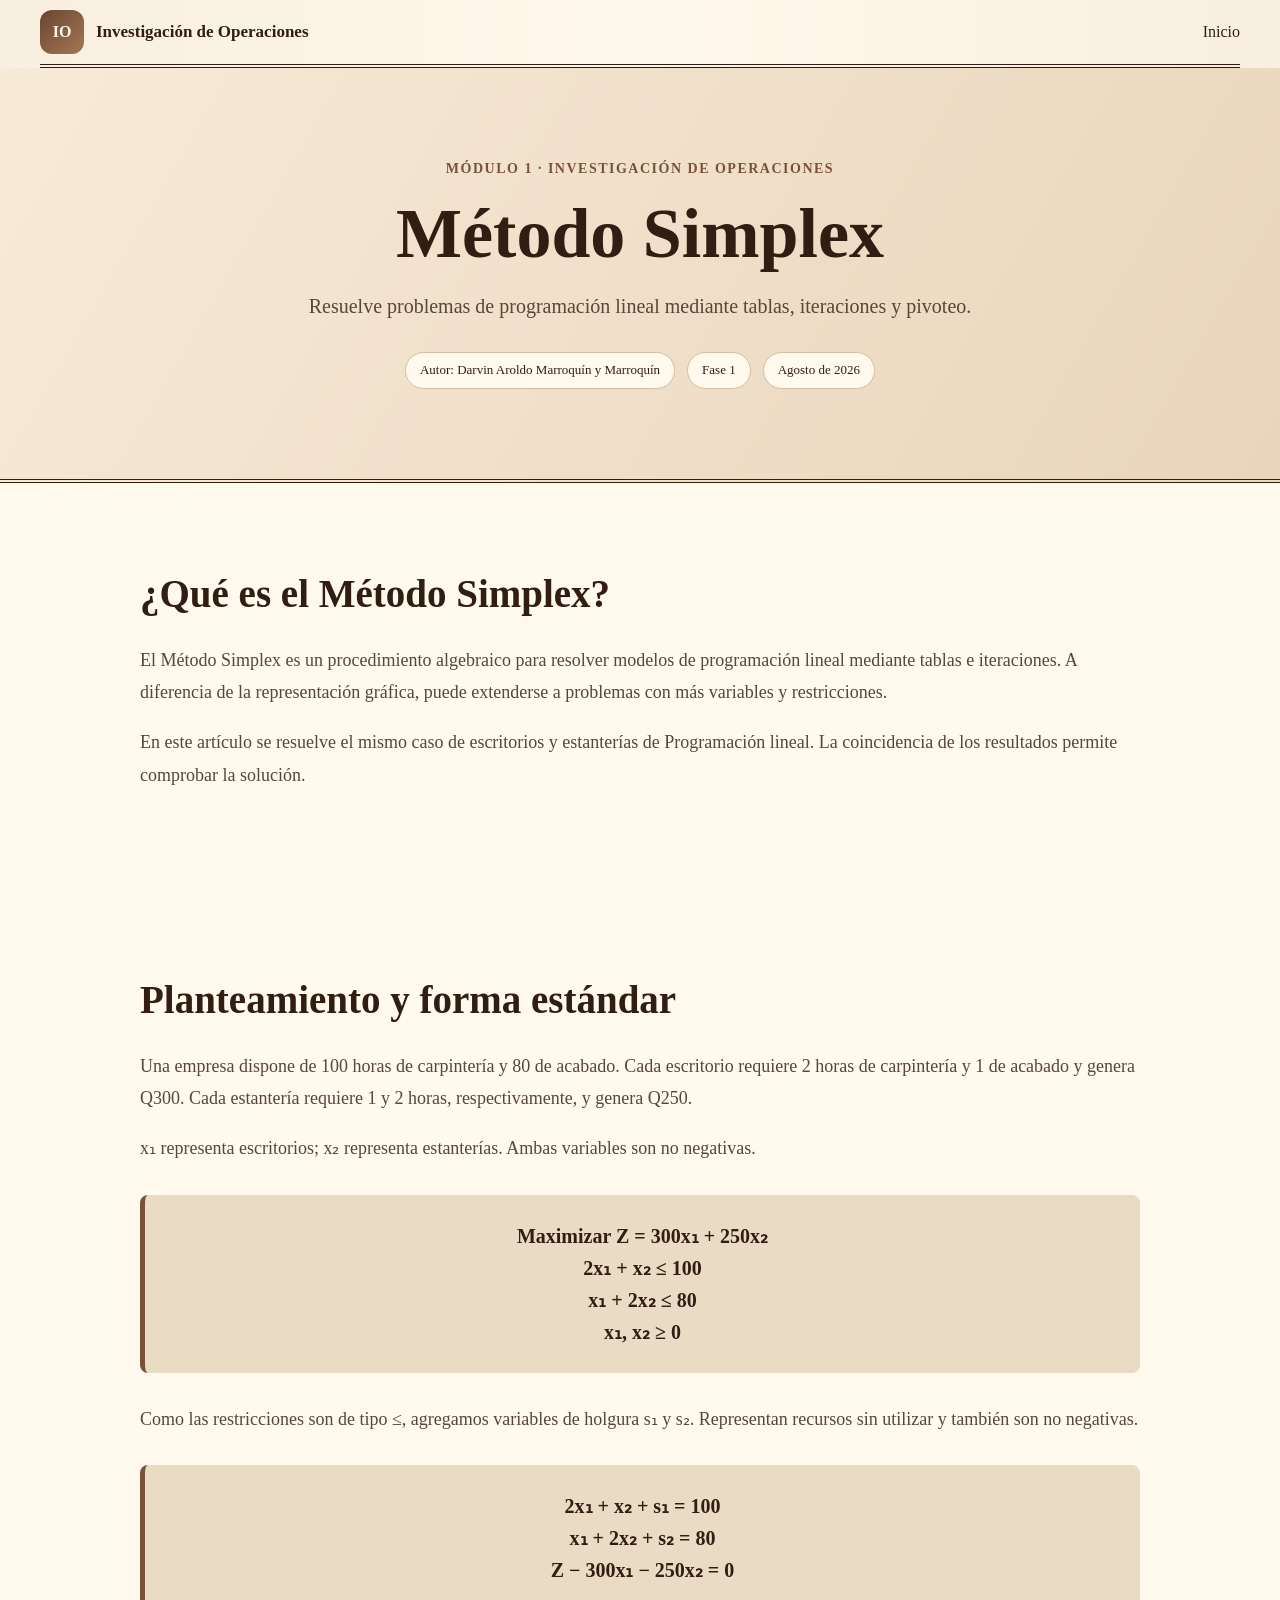
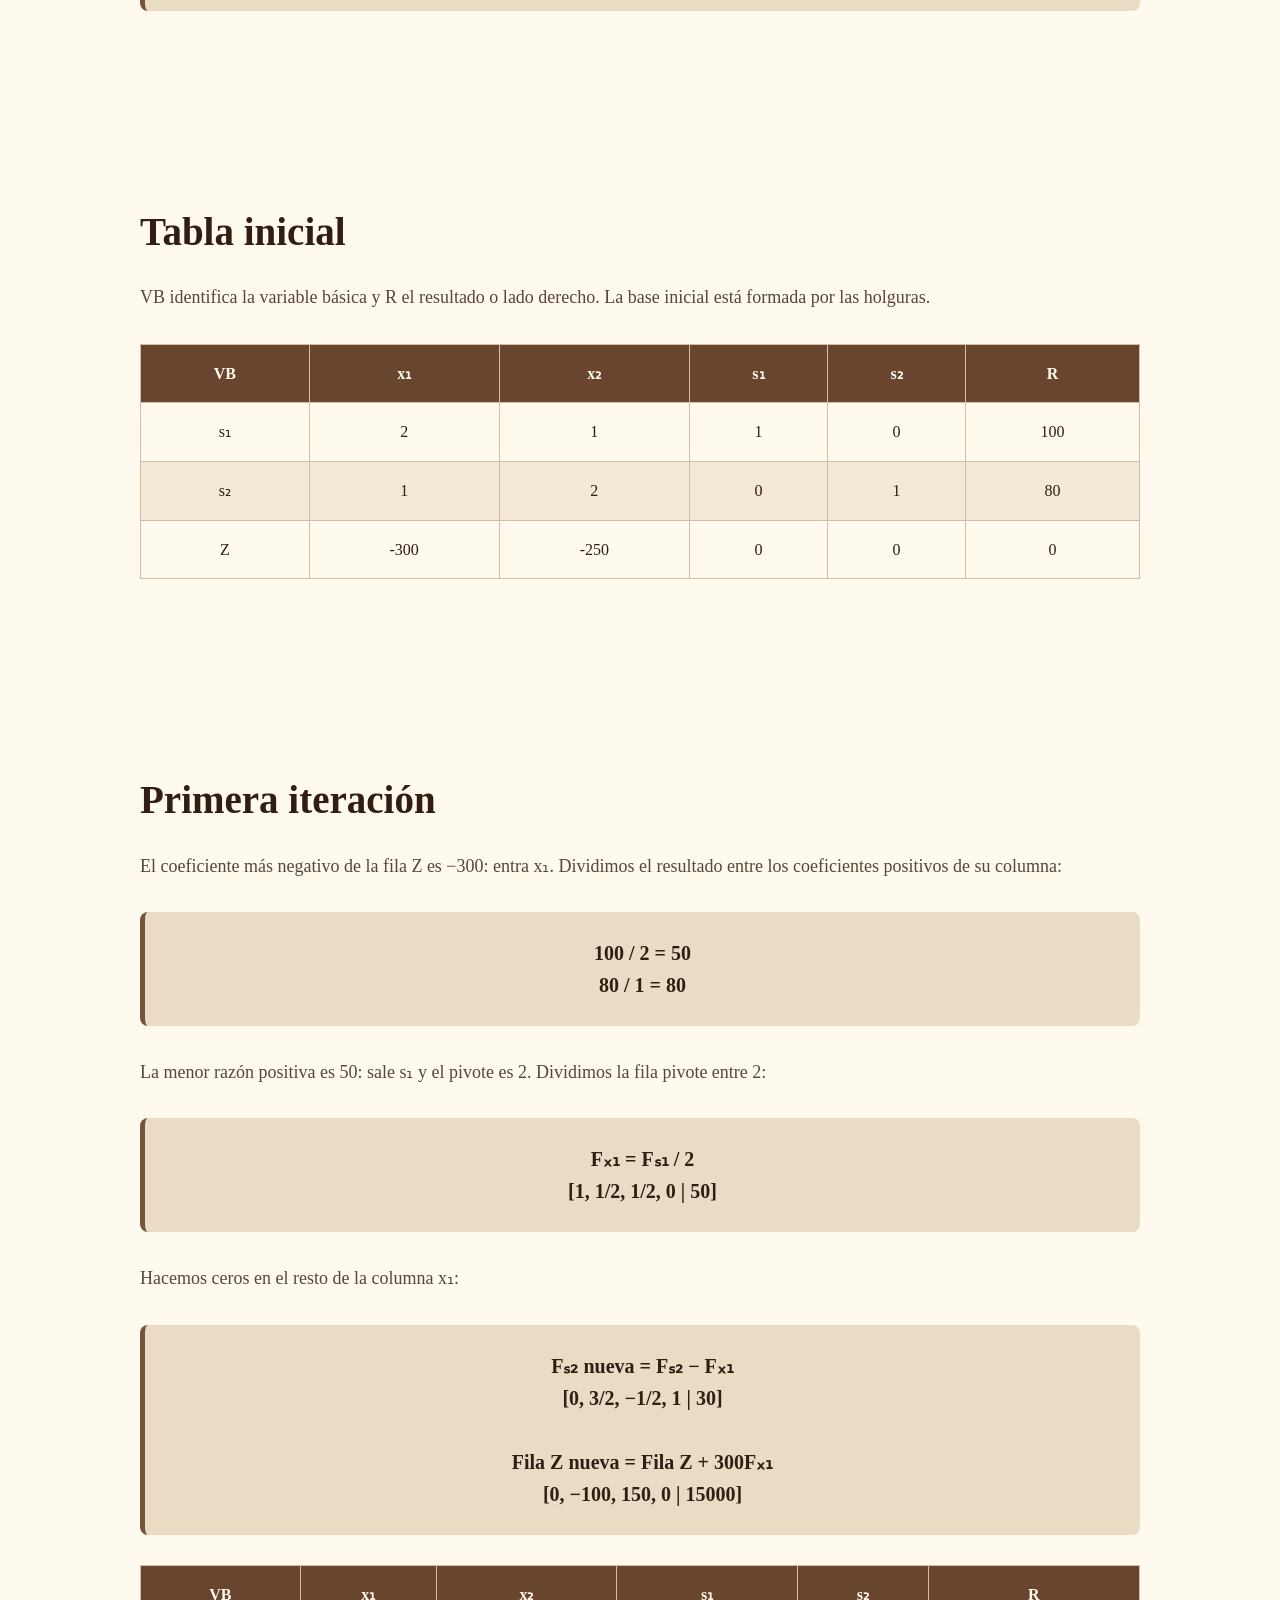
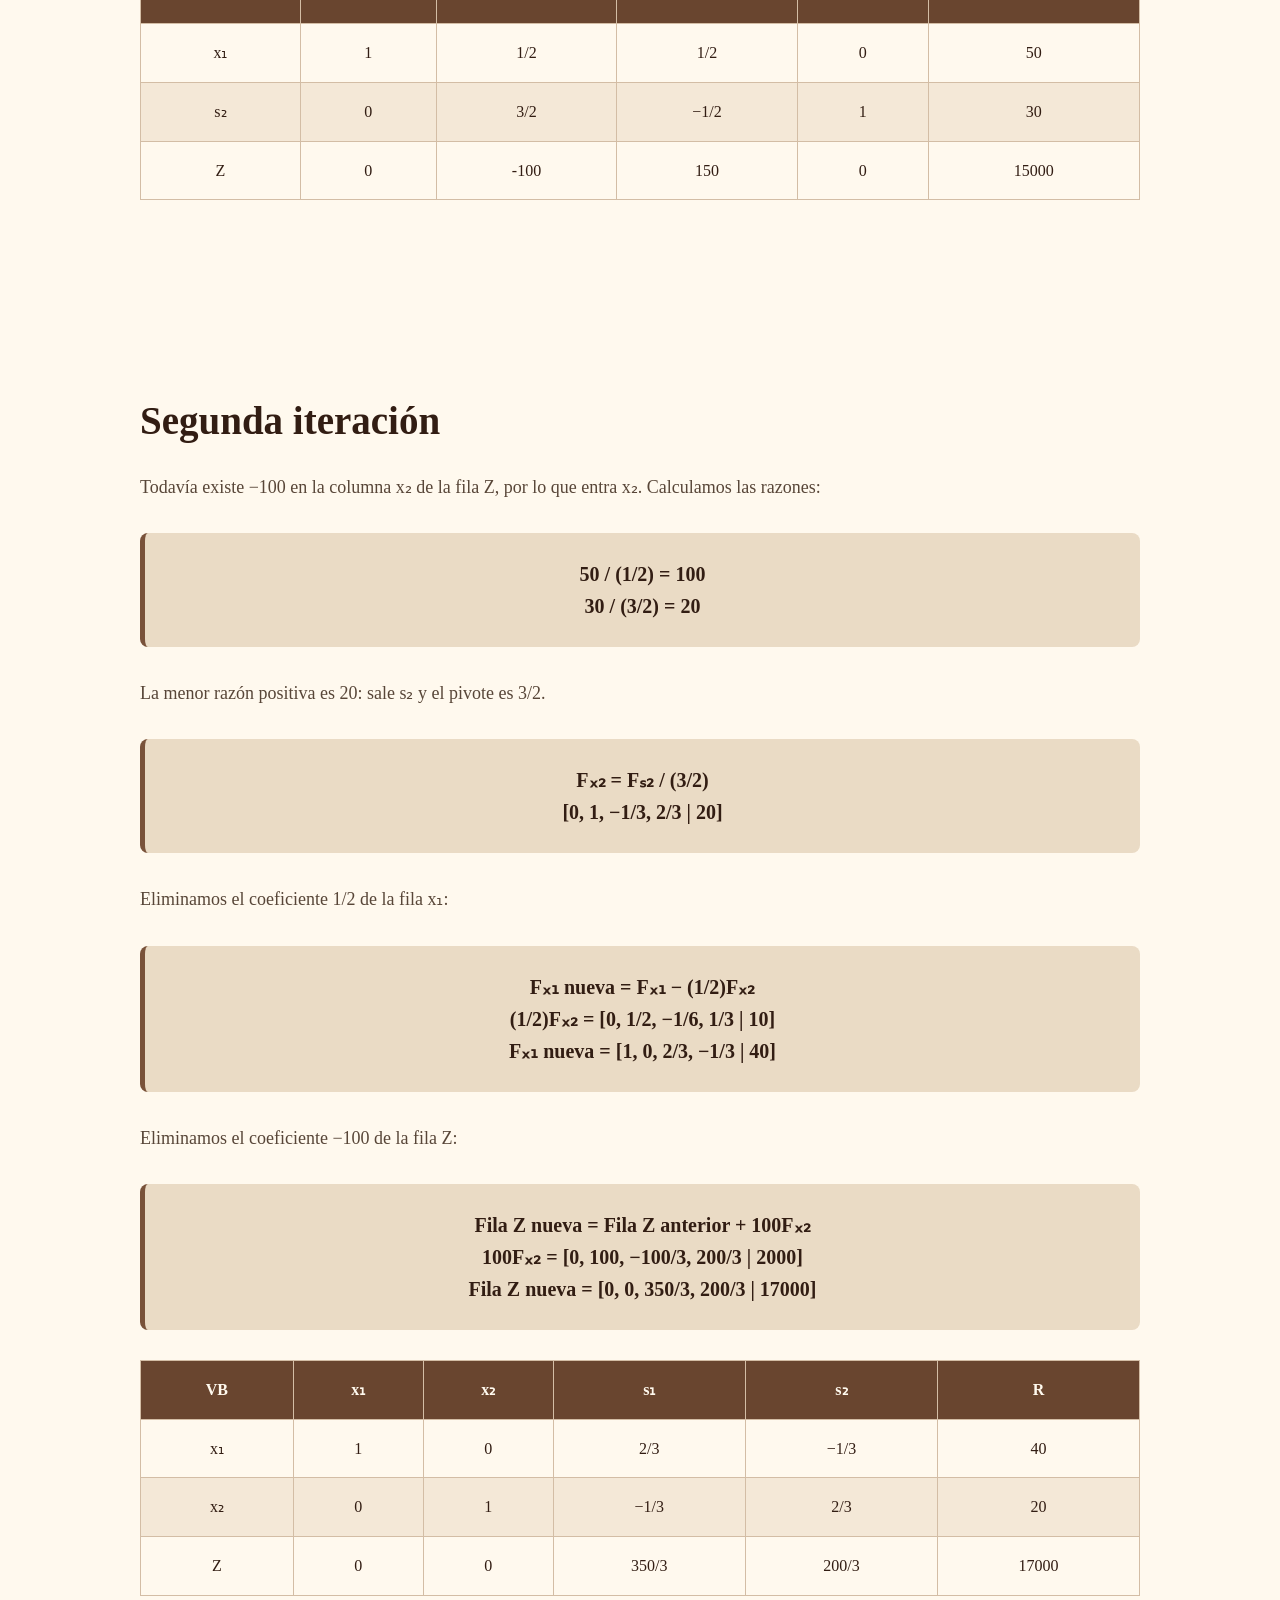
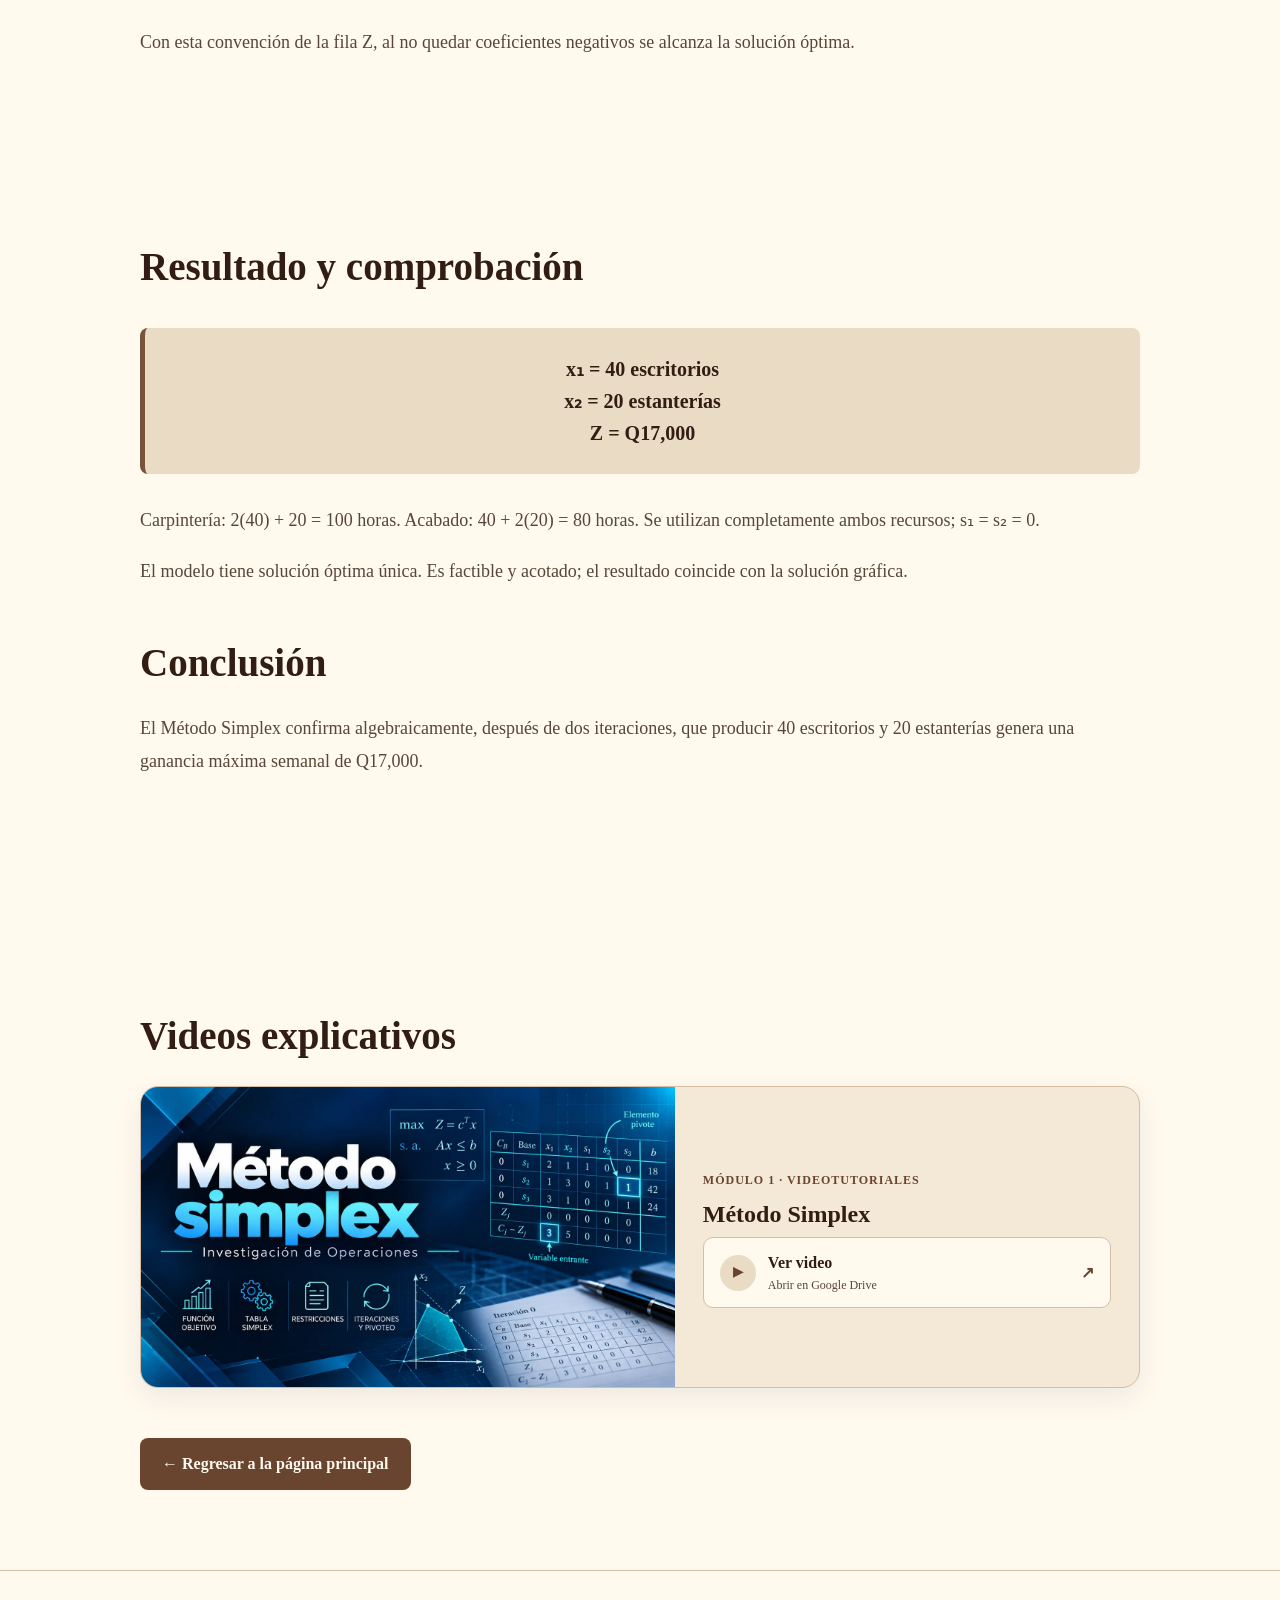
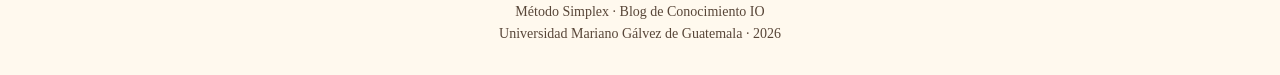
<file: metodo-simplex.html>
<!DOCTYPE html><html lang="es"><head><meta charset="UTF-8"><meta name="viewport" content="width=device-width, initial-scale=1.0"><meta name="description" content="Método Simplex: teoría y desarrollo paso a paso de Investigación de Operaciones."><title>Método Simplex</title><link rel="stylesheet" href="static/css/estilos.css"><link rel="stylesheet" href="static/css/transporte.css"><link rel="stylesheet" href="static/css/formulacion.css"><link rel="stylesheet" href="static/css/editorial.css"></head><body class="edicion-editorial pagina-articulo"><header class="encabezado"><nav class="navegacion" aria-label="Navegación del artículo"><a class="logo" href="index.html" aria-label="Ir al inicio"><span class="logo-icono">IO</span><span class="logo-texto">Investigación de Operaciones</span></a><a href="index.html">Inicio</a></nav></header><main class="articulo"><section class="portada-articulo"><p class="etiqueta-articulo">Módulo 1 · Investigación de Operaciones</p><h1>Método Simplex</h1><p class="descripcion-articulo">Resuelve problemas de programación lineal mediante tablas, iteraciones y pivoteo.</p><div class="datos-articulo"><span>Autor: Darvin Aroldo Marroquín y Marroquín</span><span>Fase 1</span><span>Agosto de 2026</span></div></section><section class="contenido-articulo" id="teoria"><h2>¿Qué es el Método Simplex?</h2><p>El Método Simplex es un procedimiento algebraico para resolver modelos de programación lineal mediante tablas e iteraciones. A diferencia de la representación gráfica, puede extenderse a problemas con más variables y restricciones.</p><p>En este artículo se resuelve el mismo caso de escritorios y estanterías de Programación lineal. La coincidencia de los resultados permite comprobar la solución.</p></section><section class="contenido-articulo" id="modelo"><h2>Planteamiento y forma estándar</h2><p>Una empresa dispone de 100 horas de carpintería y 80 de acabado. Cada escritorio requiere 2 horas de carpintería y 1 de acabado y genera Q300. Cada estantería requiere 1 y 2 horas, respectivamente, y genera Q250.</p><p>x₁ representa escritorios; x₂ representa estanterías. Ambas variables son no negativas.</p><div class="formula">Maximizar Z = 300x₁ + 250x₂<br>2x₁ + x₂ ≤ 100<br>x₁ + 2x₂ ≤ 80<br>x₁, x₂ ≥ 0</div><p>Como las restricciones son de tipo ≤, agregamos variables de holgura s₁ y s₂. Representan recursos sin utilizar y también son no negativas.</p><div class="formula">2x₁ + x₂ + s₁ = 100<br>x₁ + 2x₂ + s₂ = 80<br>Z − 300x₁ − 250x₂ = 0</div></section><section class="contenido-articulo" id="tabla-inicial"><h2>Tabla inicial</h2><p>VB identifica la variable básica y R el resultado o lado derecho. La base inicial está formada por las holguras.</p><div class="tabla-contenedor" role="region" aria-label="Tabla con desplazamiento horizontal" tabindex="0"><table><thead><tr><th scope="col">VB</th><th scope="col">x₁</th><th scope="col">x₂</th><th scope="col">s₁</th><th scope="col">s₂</th><th scope="col">R</th></tr></thead><tbody><tr><td>s₁</td><td>2</td><td>1</td><td>1</td><td>0</td><td>100</td></tr><tr><td>s₂</td><td>1</td><td>2</td><td>0</td><td>1</td><td>80</td></tr><tr><td>Z</td><td>-300</td><td>-250</td><td>0</td><td>0</td><td>0</td></tr></tbody></table></div></section><section class="contenido-articulo" id="iteracion-1"><h2>Primera iteración</h2><p>El coeficiente más negativo de la fila Z es −300: entra x₁. Dividimos el resultado entre los coeficientes positivos de su columna:</p><div class="formula">100 / 2 = 50<br>80 / 1 = 80</div><p>La menor razón positiva es 50: sale s₁ y el pivote es 2. Dividimos la fila pivote entre 2:</p><div class="formula">Fₓ₁ = Fₛ₁ / 2<br>[1, 1/2, 1/2, 0 | 50]</div><p>Hacemos ceros en el resto de la columna x₁:</p><div class="formula">Fₛ₂ nueva = Fₛ₂ − Fₓ₁<br>[0, 3/2, −1/2, 1 | 30]<br><br>Fila Z nueva = Fila Z + 300Fₓ₁<br>[0, −100, 150, 0 | 15000]</div><div class="tabla-contenedor" role="region" aria-label="Tabla con desplazamiento horizontal" tabindex="0"><table><thead><tr><th scope="col">VB</th><th scope="col">x₁</th><th scope="col">x₂</th><th scope="col">s₁</th><th scope="col">s₂</th><th scope="col">R</th></tr></thead><tbody><tr><td>x₁</td><td>1</td><td>1/2</td><td>1/2</td><td>0</td><td>50</td></tr><tr><td>s₂</td><td>0</td><td>3/2</td><td>−1/2</td><td>1</td><td>30</td></tr><tr><td>Z</td><td>0</td><td>-100</td><td>150</td><td>0</td><td>15000</td></tr></tbody></table></div></section><section class="contenido-articulo" id="iteracion-2"><h2>Segunda iteración</h2><p>Todavía existe −100 en la columna x₂ de la fila Z, por lo que entra x₂. Calculamos las razones:</p><div class="formula">50 / (1/2) = 100<br>30 / (3/2) = 20</div><p>La menor razón positiva es 20: sale s₂ y el pivote es 3/2.</p><div class="formula">Fₓ₂ = Fₛ₂ / (3/2)<br>[0, 1, −1/3, 2/3 | 20]</div><p>Eliminamos el coeficiente 1/2 de la fila x₁:</p><div class="formula">Fₓ₁ nueva = Fₓ₁ − (1/2)Fₓ₂<br>(1/2)Fₓ₂ = [0, 1/2, −1/6, 1/3 | 10]<br>Fₓ₁ nueva = [1, 0, 2/3, −1/3 | 40]</div><p>Eliminamos el coeficiente −100 de la fila Z:</p><div class="formula">Fila Z nueva = Fila Z anterior + 100Fₓ₂<br>100Fₓ₂ = [0, 100, −100/3, 200/3 | 2000]<br>Fila Z nueva = [0, 0, 350/3, 200/3 | 17000]</div><div class="tabla-contenedor" role="region" aria-label="Tabla con desplazamiento horizontal" tabindex="0"><table><thead><tr><th scope="col">VB</th><th scope="col">x₁</th><th scope="col">x₂</th><th scope="col">s₁</th><th scope="col">s₂</th><th scope="col">R</th></tr></thead><tbody><tr><td>x₁</td><td>1</td><td>0</td><td>2/3</td><td>−1/3</td><td>40</td></tr><tr><td>x₂</td><td>0</td><td>1</td><td>−1/3</td><td>2/3</td><td>20</td></tr><tr><td>Z</td><td>0</td><td>0</td><td>350/3</td><td>200/3</td><td>17000</td></tr></tbody></table></div><p>Con esta convención de la fila Z, al no quedar coeficientes negativos se alcanza la solución óptima.</p></section><section class="contenido-articulo" id="resultado"><h2>Resultado y comprobación</h2><div class="formula">x₁ = 40 escritorios<br>x₂ = 20 estanterías<br>Z = Q17,000</div><p>Carpintería: 2(40) + 20 = 100 horas. Acabado: 40 + 2(20) = 80 horas. Se utilizan completamente ambos recursos; s₁ = s₂ = 0.</p><p>El modelo tiene solución óptima única. Es factible y acotado; el resultado coincide con la solución gráfica.</p><h2>Conclusión</h2><p>El Método Simplex confirma algebraicamente, después de dos iteraciones, que producir 40 escritorios y 20 estanterías genera una ganancia máxima semanal de Q17,000.</p></section><section class="contenido-articulo"><div class="video-articulo" id="videos">
    <h2>Videos explicativos</h2>
    <div class="tarjeta-videos">
        <img class="imagen-videos" src="static/img/metodo-simplex-video.webp" alt="Método Simplex: función objetivo, tabla Simplex, restricciones, iteraciones y pivoteo." width="1672" height="941" loading="lazy">
        <div class="contenido-videos">
            <span class="etiqueta-videos">Módulo 1 · Videotutoriales</span>
            <h3>Método Simplex</h3>
            <div class="enlaces-videos">
                <a class="enlace-video" href="https://drive.google.com/file/d/1FZSbiaHwEt6_YWW8rSXxpIGv3KCZfjZp/view?usp=sharing" target="_blank" rel="noopener noreferrer"><span class="icono-video" aria-hidden="true">▶</span><span>Ver video<small>Abrir en Google Drive</small></span><span aria-hidden="true">↗</span></a>
            </div>
        </div>
    </div>
</div><a class="boton-regresar" href="index.html">← Regresar a la página principal</a></section></main><footer class="pie-pagina"><p>Método Simplex · Blog de Conocimiento IO</p><p>Universidad Mariano Gálvez de Guatemala · 2026</p></footer></body></html>
</file>
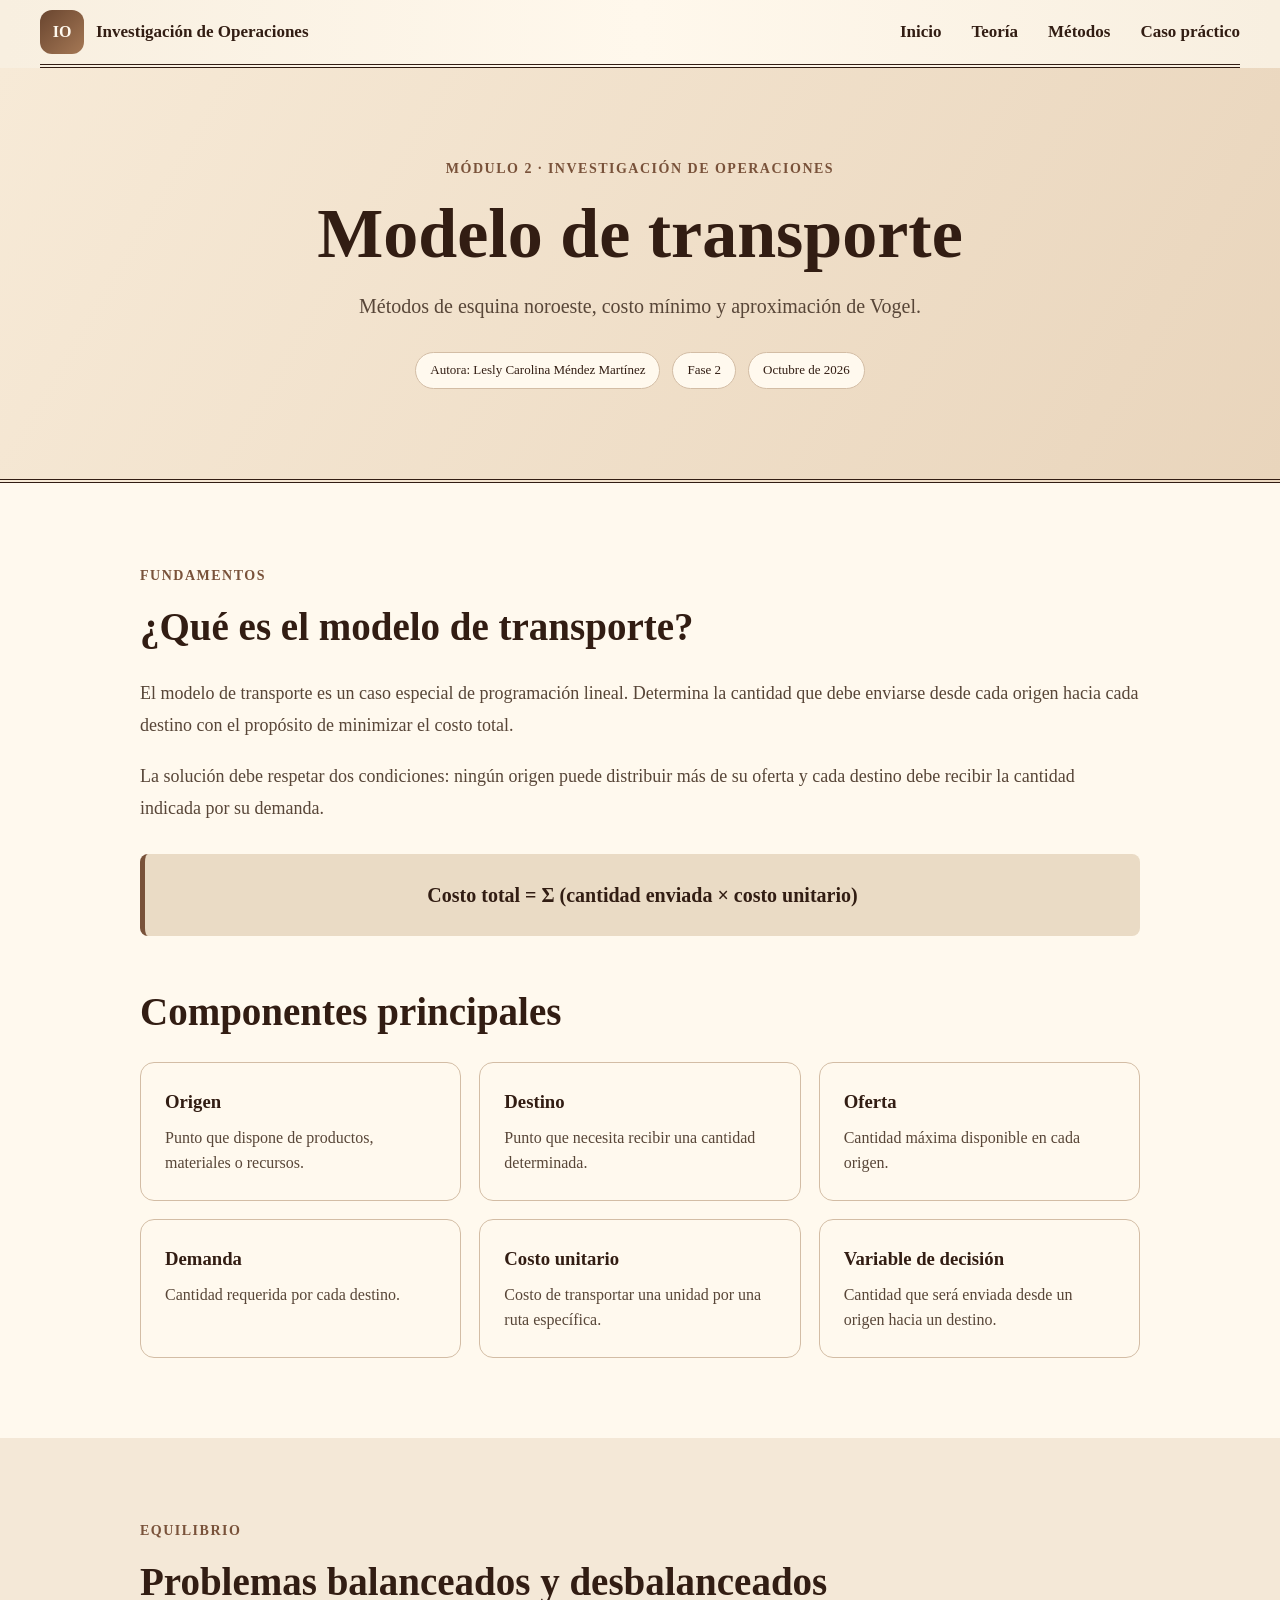
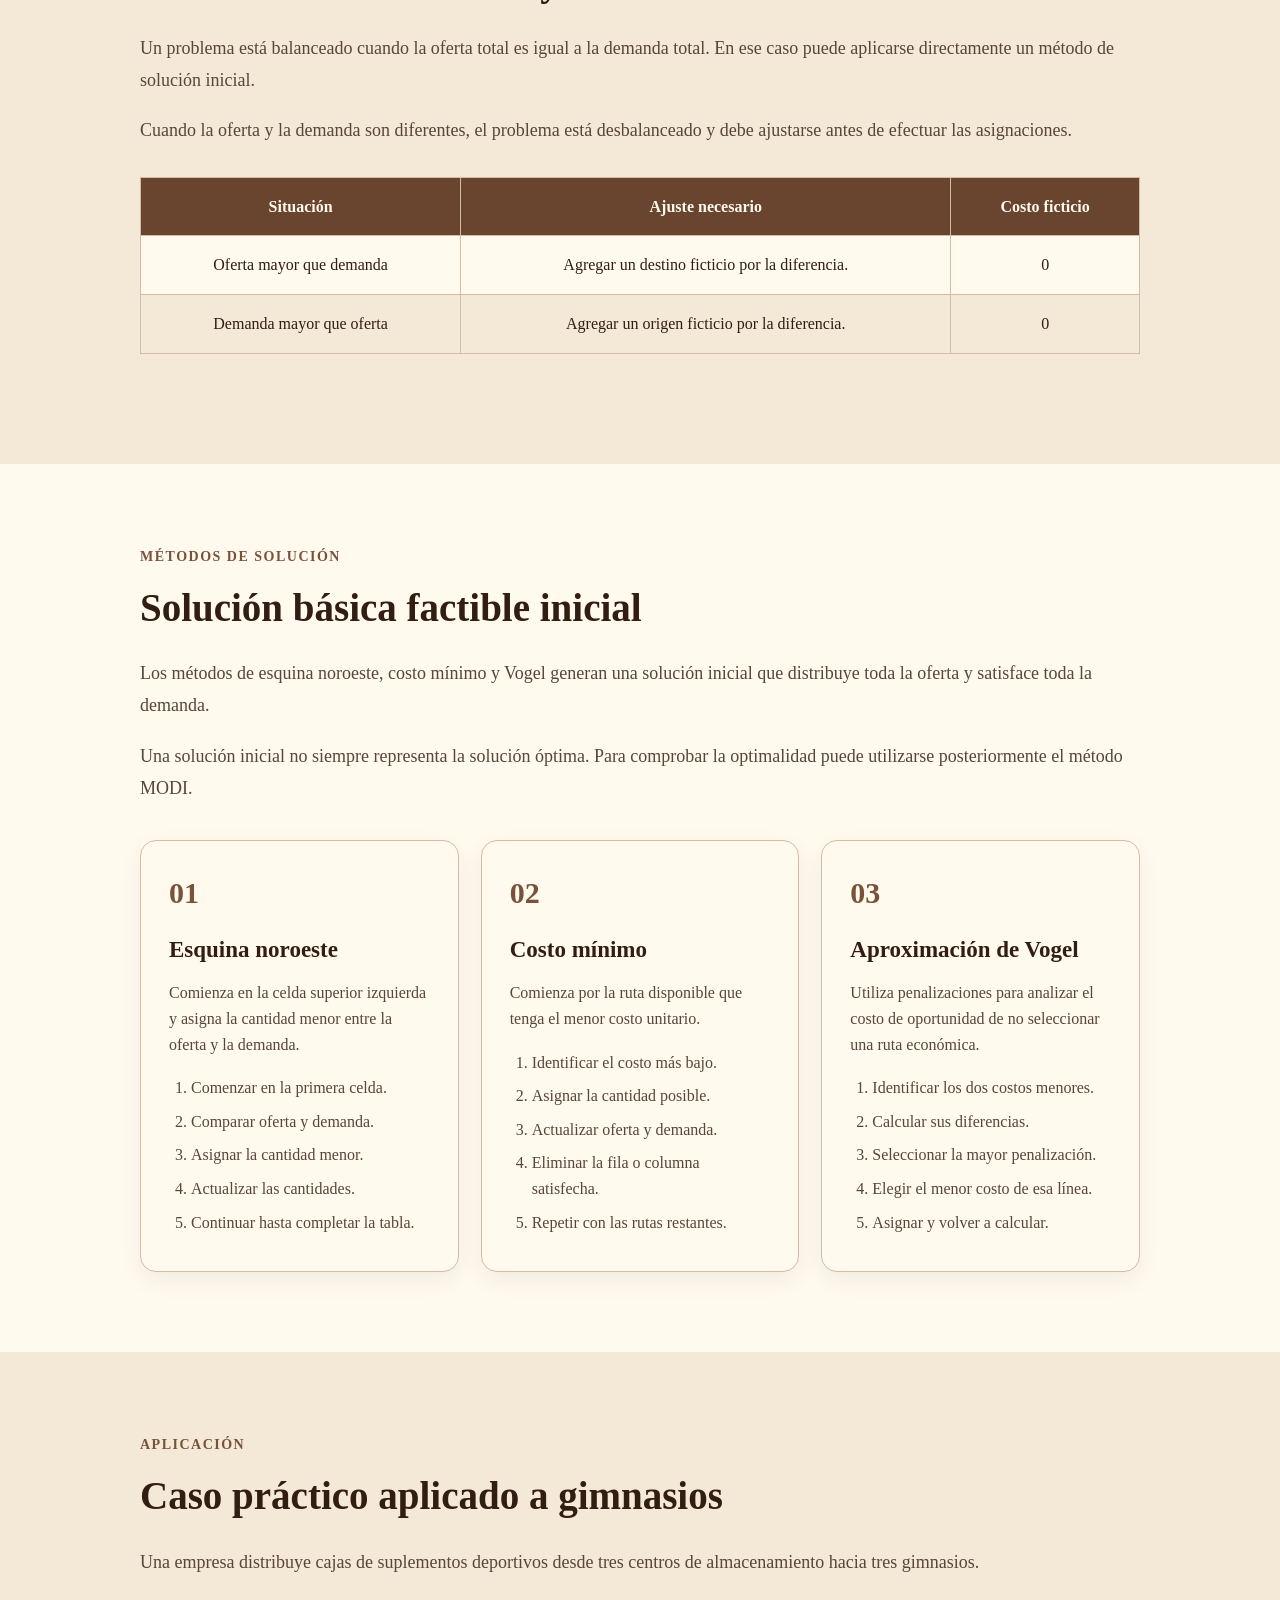
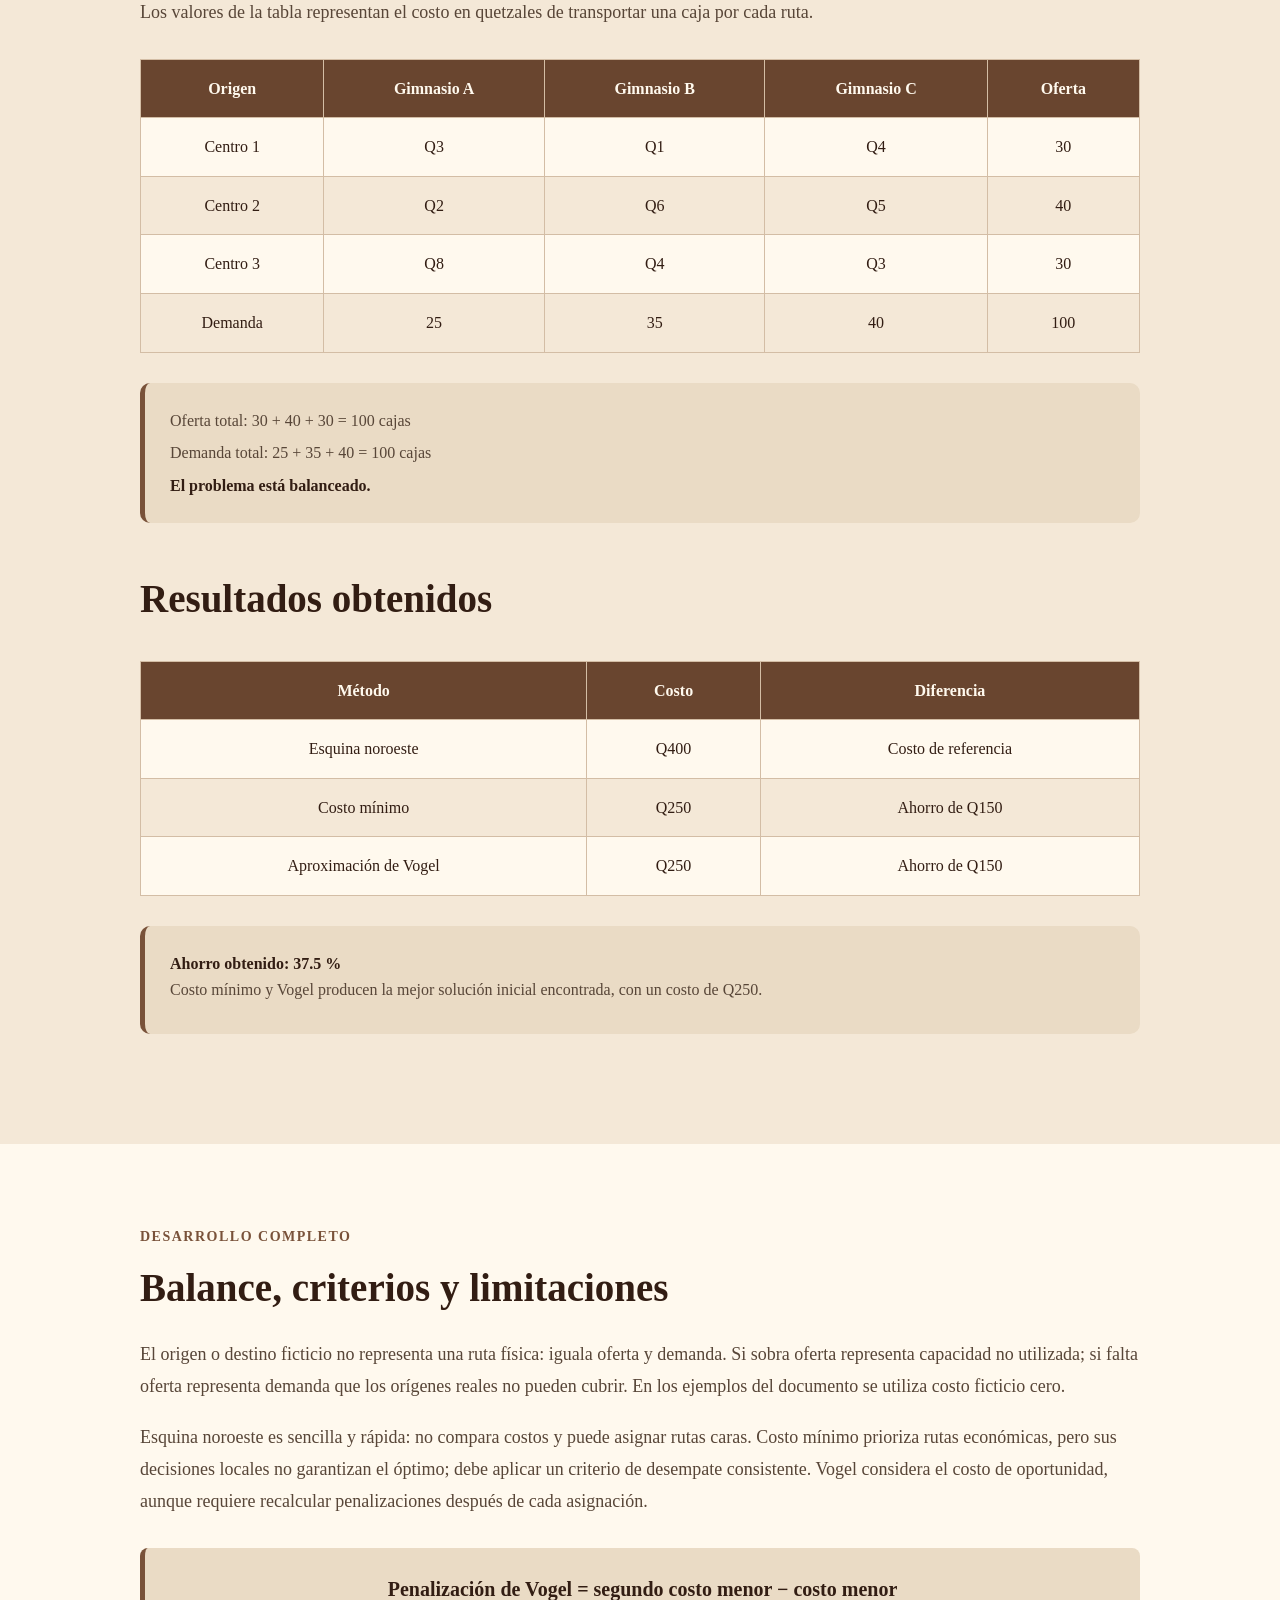
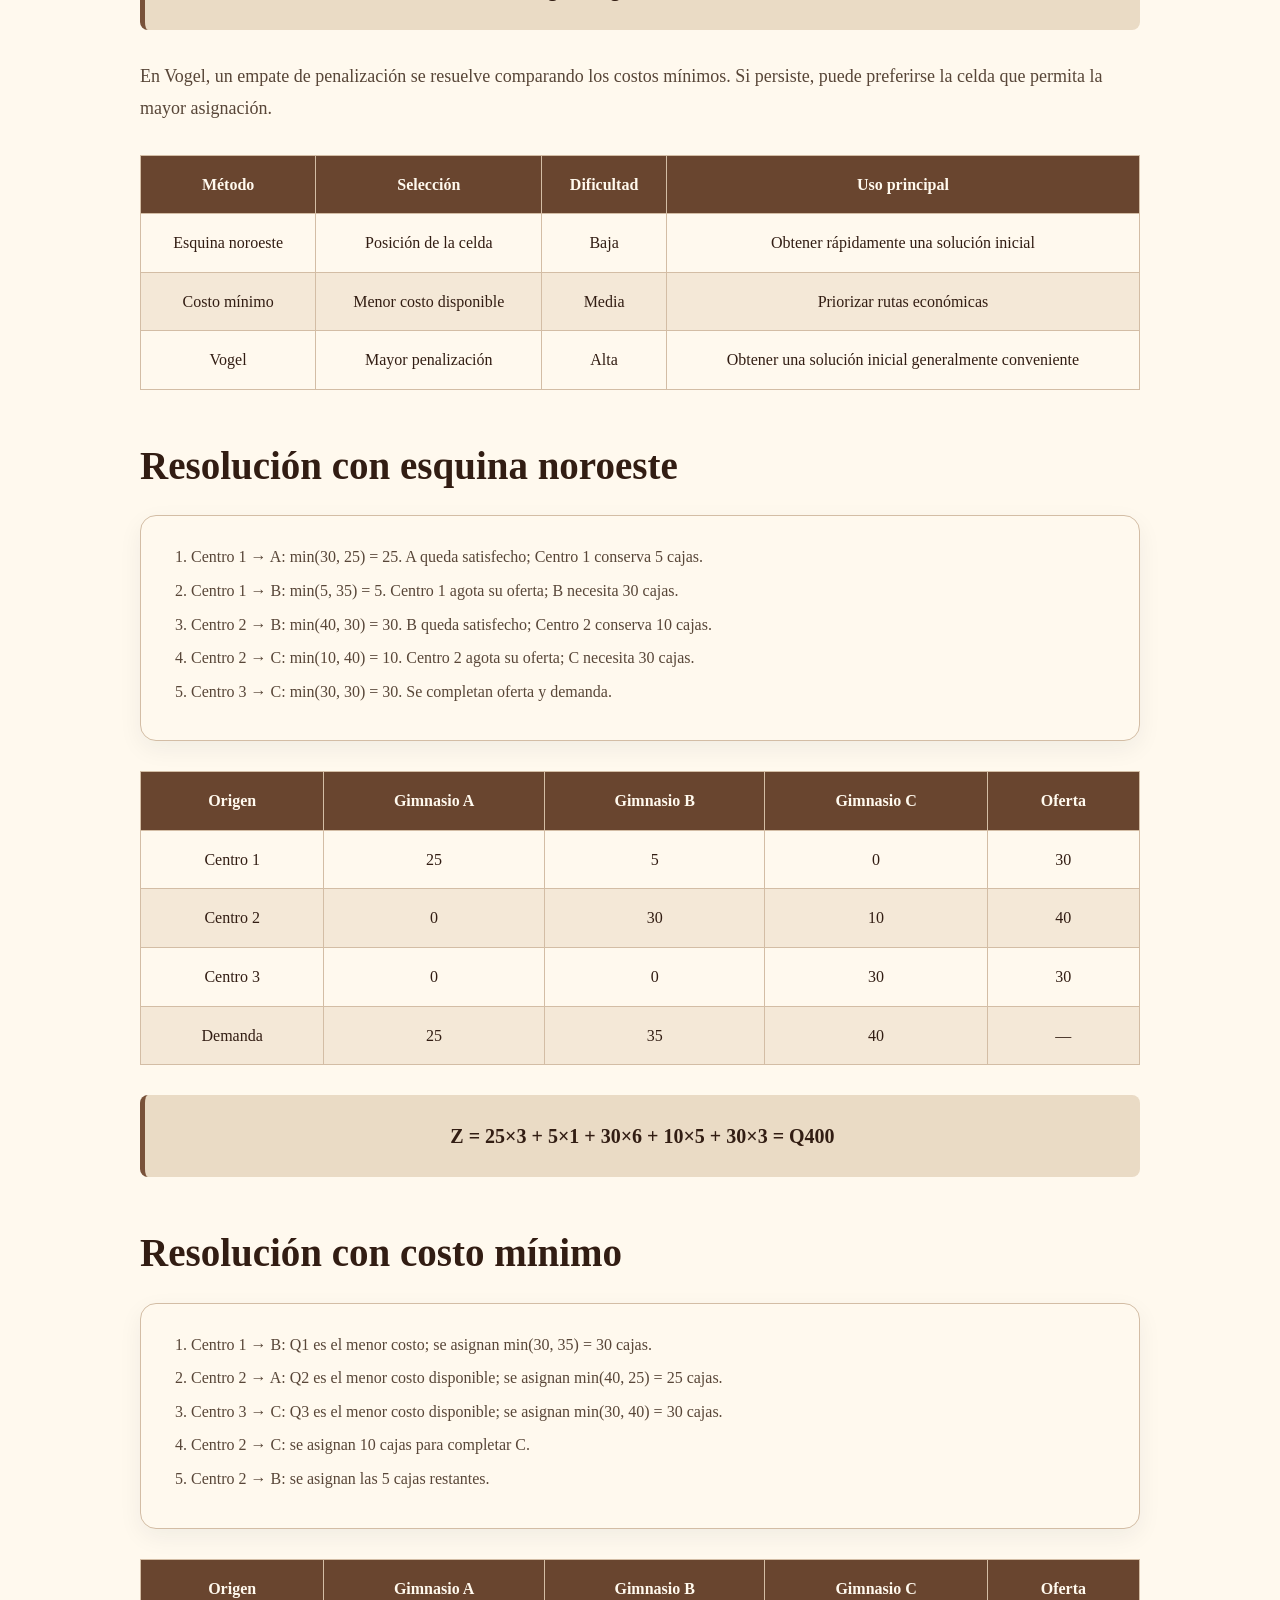
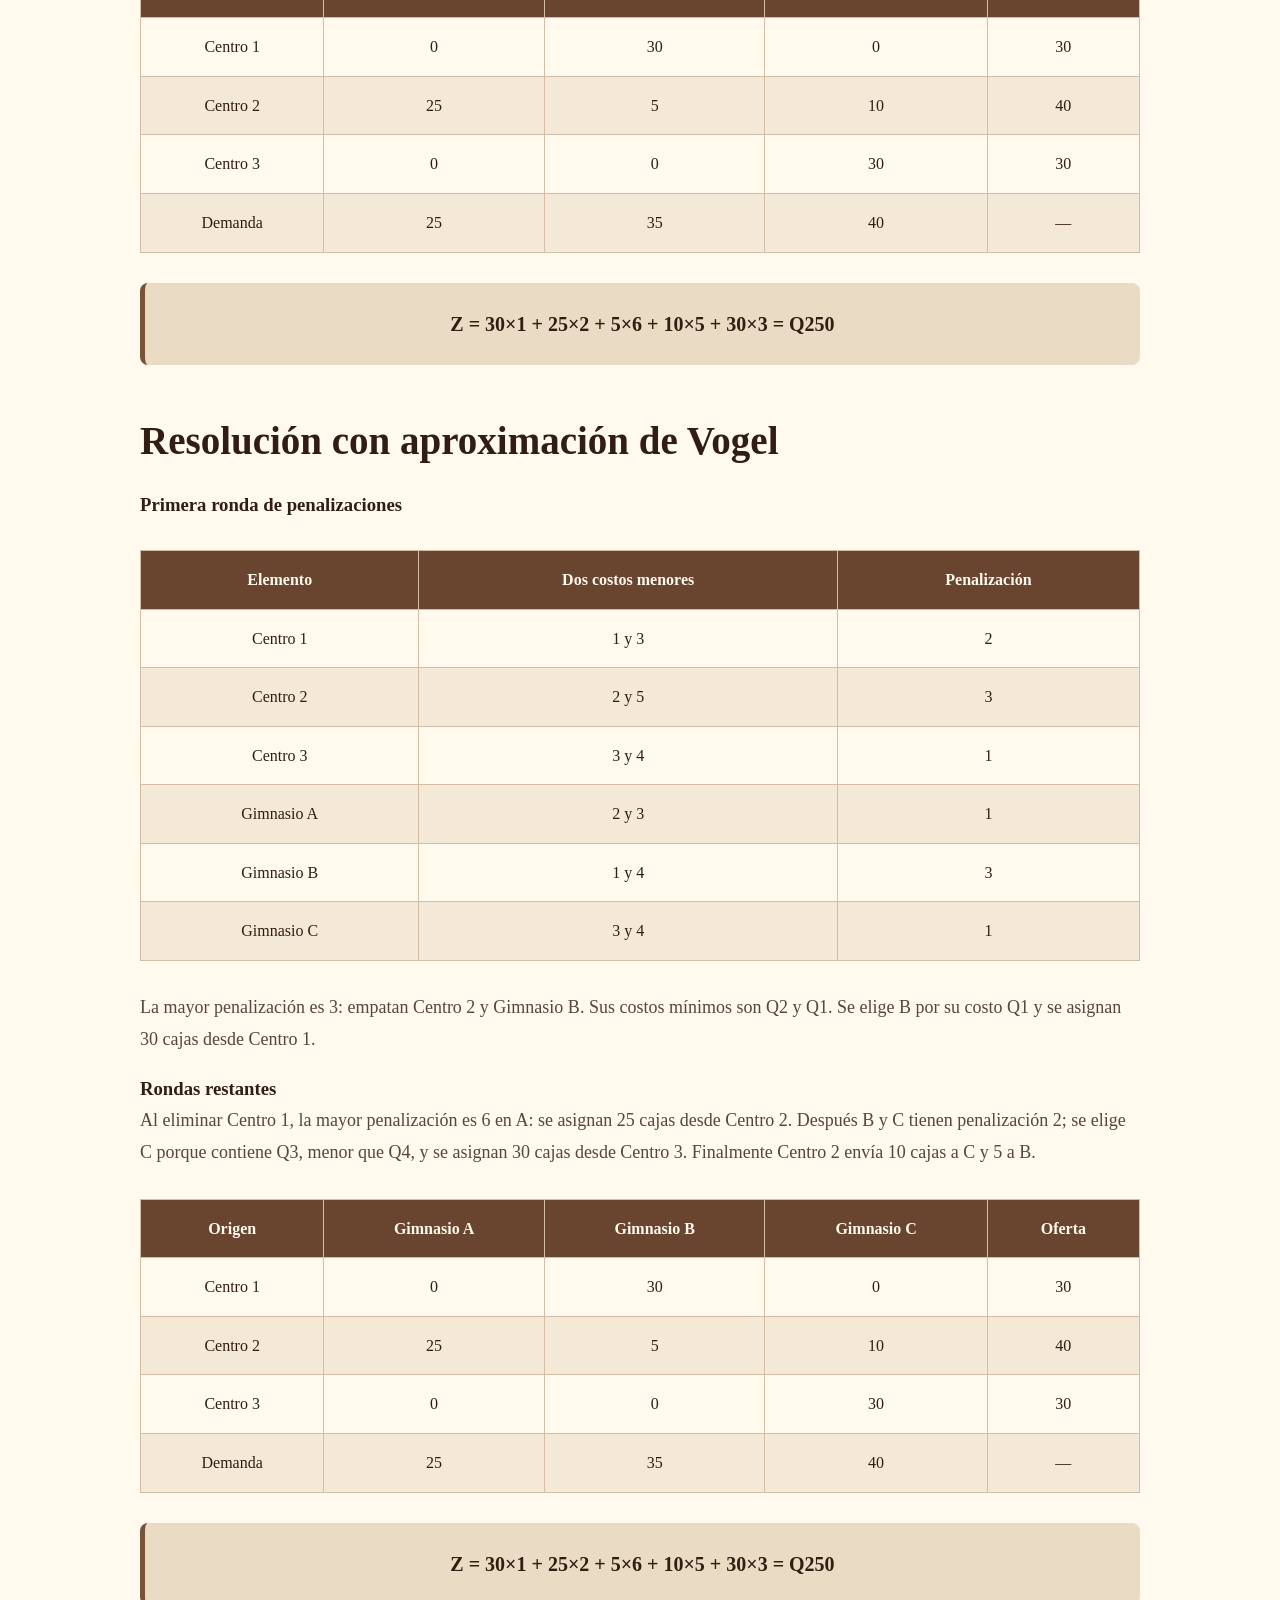
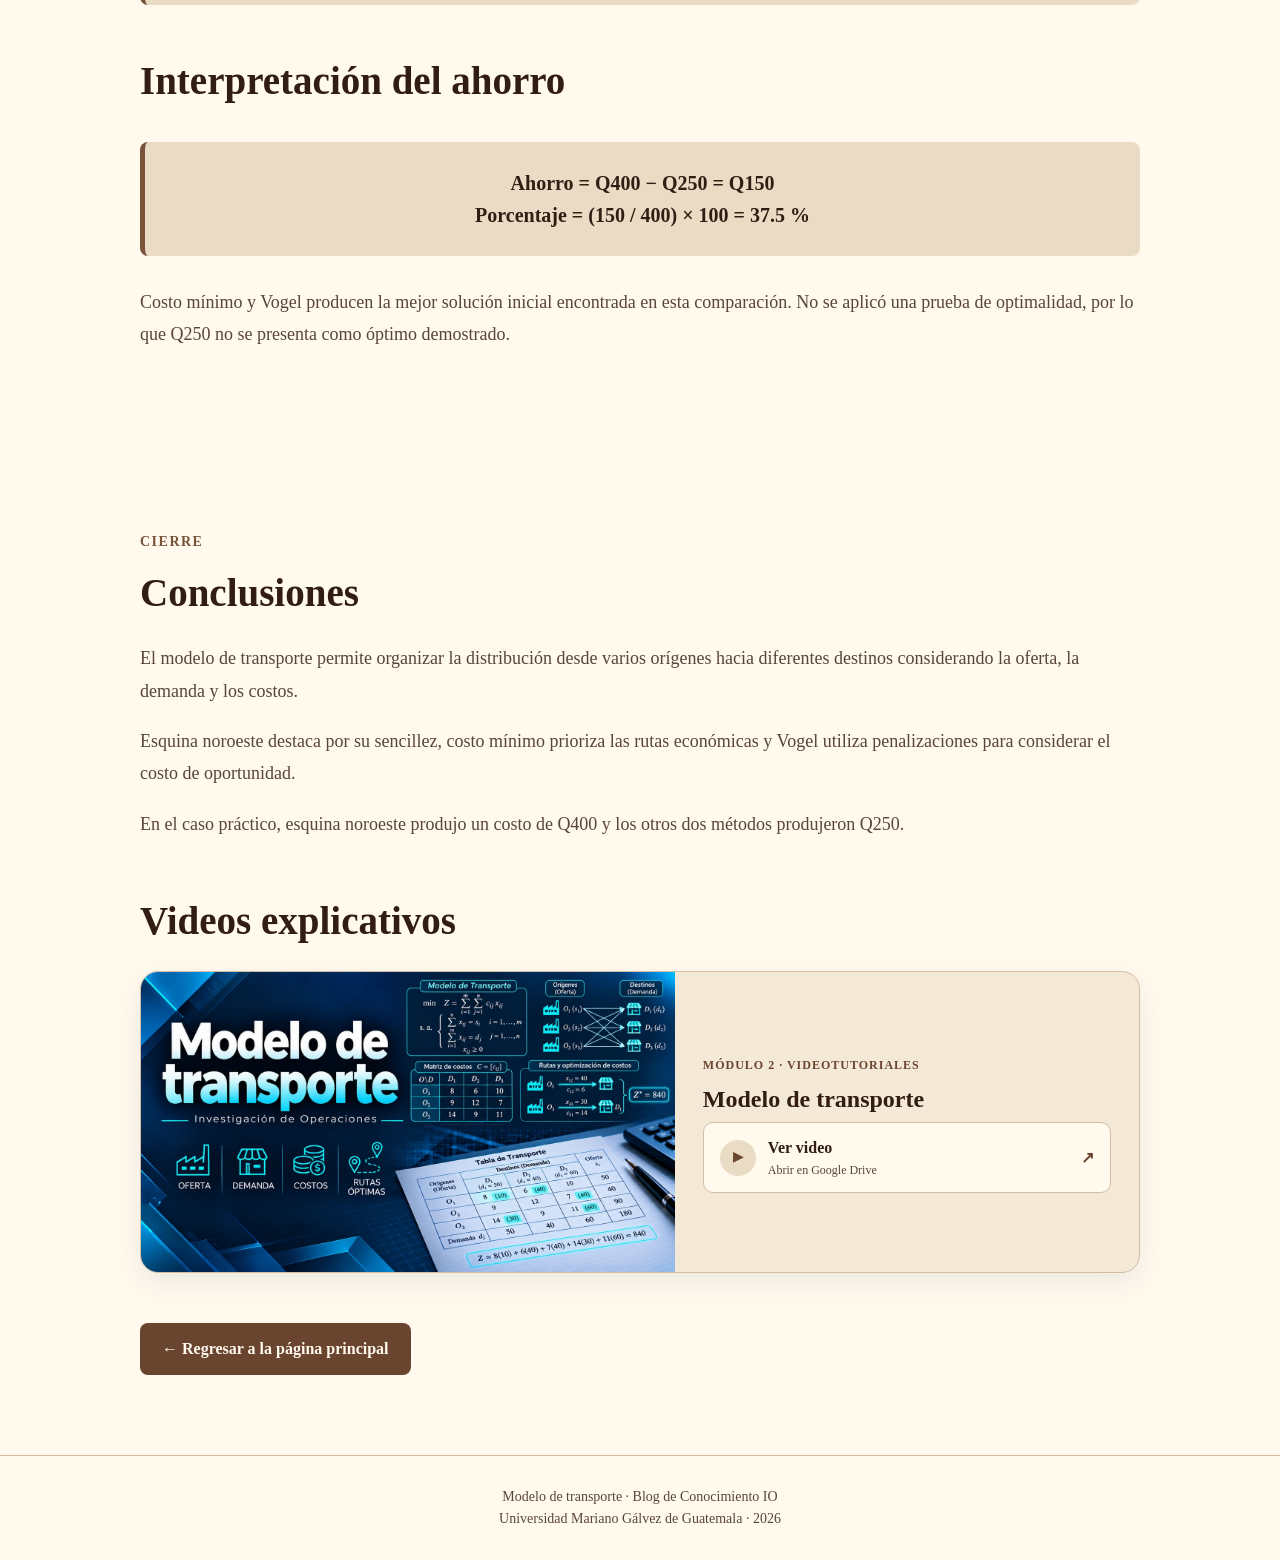
<file: modelo-transporte.html>
<!DOCTYPE html>
<html lang="es">

<head>
    <meta charset="UTF-8">

    <meta
        name="viewport"
        content="width=device-width, initial-scale=1.0"
    >

    <meta
        name="description"
        content="Artículo educativo sobre el modelo de transporte"
    >

    <title>Modelo de transporte</title>

    <link
        rel="stylesheet"
        href="static/css/estilos.css"
    >

    <link
        rel="stylesheet"
        href="static/css/transporte.css"
    >
<link rel="stylesheet" href="static/css/formulacion.css">
<link rel="stylesheet" href="static/css/editorial.css"></head>

<body class="edicion-editorial pagina-articulo">

    <header class="encabezado">

        <nav class="navegacion">

            <a
                href="index.html"
                class="logo"
            >

                <span class="logo-icono">IO</span>

                <span class="logo-texto">
                    Investigación de Operaciones
                </span>

            </a>

            <ul class="menu menu-articulo">

                <li>
                    <a href="index.html">
                        Inicio
                    </a>
                </li>

                <li>
                    <a href="#teoria">
                        Teoría
                    </a>
                </li>

                <li>
                    <a href="#metodos">
                        Métodos
                    </a>
                </li>

                <li>
                    <a href="#caso-practico">
                        Caso práctico
                    </a>
                </li>

            </ul>

        </nav>

    </header>


    <main class="articulo">

        <section class="portada-articulo">

            <p class="etiqueta-articulo">
                Módulo 2 · Investigación de Operaciones
            </p>

            <h1>
                Modelo de transporte
            </h1>

            <p class="descripcion-articulo">
                Métodos de esquina noroeste, costo mínimo y
                aproximación de Vogel.
            </p>

            <div class="datos-articulo">

                <span>
                    Autora: Lesly Carolina Méndez Martínez
                </span>

                <span>
                    Fase 2
                </span>

                <span>
                    Octubre de 2026
                </span>

            </div>

        </section>


        <section class="contenido-articulo" id="teoria">

            <p class="indicador-seccion">
                Fundamentos
            </p>

            <h2>
                ¿Qué es el modelo de transporte?
            </h2>

            <p>
                El modelo de transporte es un caso especial de
                programación lineal. Determina la cantidad que debe
                enviarse desde cada origen hacia cada destino con el
                propósito de minimizar el costo total.
            </p>

            <p>
                La solución debe respetar dos condiciones: ningún
                origen puede distribuir más de su oferta y cada destino
                debe recibir la cantidad indicada por su demanda.
            </p>

            <div class="formula">
                Costo total = Σ (cantidad enviada × costo unitario)
            </div>


            <h2>
                Componentes principales
            </h2>

            <div class="componentes">

                <article>
                    <h3>Origen</h3>

                    <p>
                        Punto que dispone de productos, materiales o
                        recursos.
                    </p>
                </article>

                <article>
                    <h3>Destino</h3>

                    <p>
                        Punto que necesita recibir una cantidad
                        determinada.
                    </p>
                </article>

                <article>
                    <h3>Oferta</h3>

                    <p>
                        Cantidad máxima disponible en cada origen.
                    </p>
                </article>

                <article>
                    <h3>Demanda</h3>

                    <p>
                        Cantidad requerida por cada destino.
                    </p>
                </article>

                <article>
                    <h3>Costo unitario</h3>

                    <p>
                        Costo de transportar una unidad por una ruta
                        específica.
                    </p>
                </article>

                <article>
                    <h3>Variable de decisión</h3>

                    <p>
                        Cantidad que será enviada desde un origen hacia
                        un destino.
                    </p>
                </article>

            </div>

        </section>


        <section class="contenido-articulo fondo-claro">

            <p class="indicador-seccion">
                Equilibrio
            </p>

            <h2>
                Problemas balanceados y desbalanceados
            </h2>

            <p>
                Un problema está balanceado cuando la oferta total es
                igual a la demanda total. En ese caso puede aplicarse
                directamente un método de solución inicial.
            </p>

            <p>
                Cuando la oferta y la demanda son diferentes, el
                problema está desbalanceado y debe ajustarse antes de
                efectuar las asignaciones.
            </p>

            <div class="tabla-contenedor">

                <table>

                    <thead>
                        <tr>
                            <th>Situación</th>
                            <th>Ajuste necesario</th>
                            <th>Costo ficticio</th>
                        </tr>
                    </thead>

                    <tbody>

                        <tr>
                            <td>Oferta mayor que demanda</td>

                            <td>
                                Agregar un destino ficticio por la
                                diferencia.
                            </td>

                            <td>0</td>
                        </tr>

                        <tr>
                            <td>Demanda mayor que oferta</td>

                            <td>
                                Agregar un origen ficticio por la
                                diferencia.
                            </td>

                            <td>0</td>
                        </tr>

                    </tbody>

                </table>

            </div>

        </section>


        <section class="contenido-articulo" id="metodos">

            <p class="indicador-seccion">
                Métodos de solución
            </p>

            <h2>
                Solución básica factible inicial
            </h2>

            <p>
                Los métodos de esquina noroeste, costo mínimo y Vogel
                generan una solución inicial que distribuye toda la
                oferta y satisface toda la demanda.
            </p>

            <p>
                Una solución inicial no siempre representa la solución
                óptima. Para comprobar la optimalidad puede utilizarse
                posteriormente el método MODI.
            </p>


            <div class="metodos">

                <article class="metodo">

                    <span>01</span>

                    <h3>
                        Esquina noroeste
                    </h3>

                    <p>
                        Comienza en la celda superior izquierda y
                        asigna la cantidad menor entre la oferta y la
                        demanda.
                    </p>

                    <ol>
                        <li>Comenzar en la primera celda.</li>
                        <li>Comparar oferta y demanda.</li>
                        <li>Asignar la cantidad menor.</li>
                        <li>Actualizar las cantidades.</li>
                        <li>Continuar hasta completar la tabla.</li>
                    </ol>

                </article>


                <article class="metodo">

                    <span>02</span>

                    <h3>
                        Costo mínimo
                    </h3>

                    <p>
                        Comienza por la ruta disponible que tenga el
                        menor costo unitario.
                    </p>

                    <ol>
                        <li>Identificar el costo más bajo.</li>
                        <li>Asignar la cantidad posible.</li>
                        <li>Actualizar oferta y demanda.</li>
                        <li>Eliminar la fila o columna satisfecha.</li>
                        <li>Repetir con las rutas restantes.</li>
                    </ol>

                </article>


                <article class="metodo">

                    <span>03</span>

                    <h3>
                        Aproximación de Vogel
                    </h3>

                    <p>
                        Utiliza penalizaciones para analizar el costo
                        de oportunidad de no seleccionar una ruta
                        económica.
                    </p>

                    <ol>
                        <li>Identificar los dos costos menores.</li>
                        <li>Calcular sus diferencias.</li>
                        <li>Seleccionar la mayor penalización.</li>
                        <li>Elegir el menor costo de esa línea.</li>
                        <li>Asignar y volver a calcular.</li>
                    </ol>

                </article>

            </div>

        </section>


        <section
            class="contenido-articulo fondo-claro"
            id="caso-practico"
        >

            <p class="indicador-seccion">
                Aplicación
            </p>

            <h2>
                Caso práctico aplicado a gimnasios
            </h2>

            <p>
                Una empresa distribuye cajas de suplementos deportivos
                desde tres centros de almacenamiento hacia tres
                gimnasios.
            </p>

            <p>
                Los valores de la tabla representan el costo en
                quetzales de transportar una caja por cada ruta.
            </p>


            <div class="tabla-contenedor">

                <table>

                    <thead>
                        <tr>
                            <th>Origen</th>
                            <th>Gimnasio A</th>
                            <th>Gimnasio B</th>
                            <th>Gimnasio C</th>
                            <th>Oferta</th>
                        </tr>
                    </thead>

                    <tbody>

                        <tr>
                            <td>Centro 1</td>
                            <td>Q3</td>
                            <td>Q1</td>
                            <td>Q4</td>
                            <td>30</td>
                        </tr>

                        <tr>
                            <td>Centro 2</td>
                            <td>Q2</td>
                            <td>Q6</td>
                            <td>Q5</td>
                            <td>40</td>
                        </tr>

                        <tr>
                            <td>Centro 3</td>
                            <td>Q8</td>
                            <td>Q4</td>
                            <td>Q3</td>
                            <td>30</td>
                        </tr>

                        <tr>
                            <td>Demanda</td>
                            <td>25</td>
                            <td>35</td>
                            <td>40</td>
                            <td>100</td>
                        </tr>

                    </tbody>

                </table>

            </div>


            <div class="balance">

                <p>
                    Oferta total: 30 + 40 + 30 = 100 cajas
                </p>

                <p>
                    Demanda total: 25 + 35 + 40 = 100 cajas
                </p>

                <strong>
                    El problema está balanceado.
                </strong>

            </div>


            <h2>
                Resultados obtenidos
            </h2>

            <div class="tabla-contenedor">

                <table>

                    <thead>
                        <tr>
                            <th>Método</th>
                            <th>Costo</th>
                            <th>Diferencia</th>
                        </tr>
                    </thead>

                    <tbody>

                        <tr>
                            <td>Esquina noroeste</td>
                            <td>Q400</td>
                            <td>Costo de referencia</td>
                        </tr>

                        <tr>
                            <td>Costo mínimo</td>
                            <td>Q250</td>
                            <td>Ahorro de Q150</td>
                        </tr>

                        <tr>
                            <td>Aproximación de Vogel</td>
                            <td>Q250</td>
                            <td>Ahorro de Q150</td>
                        </tr>

                    </tbody>

                </table>

            </div>

            <div class="resultado-final">

                <strong>
                    Ahorro obtenido: 37.5 %
                </strong>

                <p>
                    Costo mínimo y Vogel producen la mejor solución
                    inicial encontrada, con un costo de Q250.
                </p>

            </div>

        </section>


<section class="contenido-articulo" id="desarrollo-completo"><p class="indicador-seccion">Desarrollo completo</p><h2>Balance, criterios y limitaciones</h2><p>El origen o destino ficticio no representa una ruta física: iguala oferta y demanda. Si sobra oferta representa capacidad no utilizada; si falta oferta representa demanda que los orígenes reales no pueden cubrir. En los ejemplos del documento se utiliza costo ficticio cero.</p><p>Esquina noroeste es sencilla y rápida: no compara costos y puede asignar rutas caras. Costo mínimo prioriza rutas económicas, pero sus decisiones locales no garantizan el óptimo; debe aplicar un criterio de desempate consistente. Vogel considera el costo de oportunidad, aunque requiere recalcular penalizaciones después de cada asignación.</p><div class="formula">Penalización de Vogel = segundo costo menor − costo menor</div><p>En Vogel, un empate de penalización se resuelve comparando los costos mínimos. Si persiste, puede preferirse la celda que permita la mayor asignación.</p><div class="tabla-contenedor" role="region" aria-label="Tabla con desplazamiento horizontal" tabindex="0"><table><thead><tr><th scope="col">Método</th><th scope="col">Selección</th><th scope="col">Dificultad</th><th scope="col">Uso principal</th></tr></thead><tbody><tr><td>Esquina noroeste</td><td>Posición de la celda</td><td>Baja</td><td>Obtener rápidamente una solución inicial</td></tr><tr><td>Costo mínimo</td><td>Menor costo disponible</td><td>Media</td><td>Priorizar rutas económicas</td></tr><tr><td>Vogel</td><td>Mayor penalización</td><td>Alta</td><td>Obtener una solución inicial generalmente conveniente</td></tr></tbody></table></div><h2>Resolución con esquina noroeste</h2><div class="metodo"><ol><li>Centro 1 → A: min(30, 25) = 25. A queda satisfecho; Centro 1 conserva 5 cajas.</li><li>Centro 1 → B: min(5, 35) = 5. Centro 1 agota su oferta; B necesita 30 cajas.</li><li>Centro 2 → B: min(40, 30) = 30. B queda satisfecho; Centro 2 conserva 10 cajas.</li><li>Centro 2 → C: min(10, 40) = 10. Centro 2 agota su oferta; C necesita 30 cajas.</li><li>Centro 3 → C: min(30, 30) = 30. Se completan oferta y demanda.</li></ol></div><div class="tabla-contenedor" role="region" aria-label="Tabla con desplazamiento horizontal" tabindex="0"><table><thead><tr><th scope="col">Origen</th><th scope="col">Gimnasio A</th><th scope="col">Gimnasio B</th><th scope="col">Gimnasio C</th><th scope="col">Oferta</th></tr></thead><tbody><tr><td>Centro 1</td><td>25</td><td>5</td><td>0</td><td>30</td></tr><tr><td>Centro 2</td><td>0</td><td>30</td><td>10</td><td>40</td></tr><tr><td>Centro 3</td><td>0</td><td>0</td><td>30</td><td>30</td></tr><tr><td>Demanda</td><td>25</td><td>35</td><td>40</td><td>—</td></tr></tbody></table></div><div class="formula">Z = 25×3 + 5×1 + 30×6 + 10×5 + 30×3 = Q400</div><h2>Resolución con costo mínimo</h2><div class="metodo"><ol><li>Centro 1 → B: Q1 es el menor costo; se asignan min(30, 35) = 30 cajas.</li><li>Centro 2 → A: Q2 es el menor costo disponible; se asignan min(40, 25) = 25 cajas.</li><li>Centro 3 → C: Q3 es el menor costo disponible; se asignan min(30, 40) = 30 cajas.</li><li>Centro 2 → C: se asignan 10 cajas para completar C.</li><li>Centro 2 → B: se asignan las 5 cajas restantes.</li></ol></div><div class="tabla-contenedor" role="region" aria-label="Tabla con desplazamiento horizontal" tabindex="0"><table><thead><tr><th scope="col">Origen</th><th scope="col">Gimnasio A</th><th scope="col">Gimnasio B</th><th scope="col">Gimnasio C</th><th scope="col">Oferta</th></tr></thead><tbody><tr><td>Centro 1</td><td>0</td><td>30</td><td>0</td><td>30</td></tr><tr><td>Centro 2</td><td>25</td><td>5</td><td>10</td><td>40</td></tr><tr><td>Centro 3</td><td>0</td><td>0</td><td>30</td><td>30</td></tr><tr><td>Demanda</td><td>25</td><td>35</td><td>40</td><td>—</td></tr></tbody></table></div><div class="formula">Z = 30×1 + 25×2 + 5×6 + 10×5 + 30×3 = Q250</div><h2>Resolución con aproximación de Vogel</h2><h3>Primera ronda de penalizaciones</h3><div class="tabla-contenedor" role="region" aria-label="Tabla con desplazamiento horizontal" tabindex="0"><table><thead><tr><th scope="col">Elemento</th><th scope="col">Dos costos menores</th><th scope="col">Penalización</th></tr></thead><tbody><tr><td>Centro 1</td><td>1 y 3</td><td>2</td></tr><tr><td>Centro 2</td><td>2 y 5</td><td>3</td></tr><tr><td>Centro 3</td><td>3 y 4</td><td>1</td></tr><tr><td>Gimnasio A</td><td>2 y 3</td><td>1</td></tr><tr><td>Gimnasio B</td><td>1 y 4</td><td>3</td></tr><tr><td>Gimnasio C</td><td>3 y 4</td><td>1</td></tr></tbody></table></div><p>La mayor penalización es 3: empatan Centro 2 y Gimnasio B. Sus costos mínimos son Q2 y Q1. Se elige B por su costo Q1 y se asignan 30 cajas desde Centro 1.</p><h3>Rondas restantes</h3><p>Al eliminar Centro 1, la mayor penalización es 6 en A: se asignan 25 cajas desde Centro 2. Después B y C tienen penalización 2; se elige C porque contiene Q3, menor que Q4, y se asignan 30 cajas desde Centro 3. Finalmente Centro 2 envía 10 cajas a C y 5 a B.</p><div class="tabla-contenedor" role="region" aria-label="Tabla con desplazamiento horizontal" tabindex="0"><table><thead><tr><th scope="col">Origen</th><th scope="col">Gimnasio A</th><th scope="col">Gimnasio B</th><th scope="col">Gimnasio C</th><th scope="col">Oferta</th></tr></thead><tbody><tr><td>Centro 1</td><td>0</td><td>30</td><td>0</td><td>30</td></tr><tr><td>Centro 2</td><td>25</td><td>5</td><td>10</td><td>40</td></tr><tr><td>Centro 3</td><td>0</td><td>0</td><td>30</td><td>30</td></tr><tr><td>Demanda</td><td>25</td><td>35</td><td>40</td><td>—</td></tr></tbody></table></div><div class="formula">Z = 30×1 + 25×2 + 5×6 + 10×5 + 30×3 = Q250</div><h2>Interpretación del ahorro</h2><div class="formula">Ahorro = Q400 − Q250 = Q150<br>Porcentaje = (150 / 400) × 100 = 37.5 %</div><p>Costo mínimo y Vogel producen la mejor solución inicial encontrada en esta comparación. No se aplicó una prueba de optimalidad, por lo que Q250 no se presenta como óptimo demostrado.</p></section>

        <section class="contenido-articulo">

            <p class="indicador-seccion">
                Cierre
            </p>

            <h2>
                Conclusiones
            </h2>

            <p>
                El modelo de transporte permite organizar la
                distribución desde varios orígenes hacia diferentes
                destinos considerando la oferta, la demanda y los
                costos.
            </p>

            <p>
                Esquina noroeste destaca por su sencillez, costo mínimo
                prioriza las rutas económicas y Vogel utiliza
                penalizaciones para considerar el costo de
                oportunidad.
            </p>

            <p>
                En el caso práctico, esquina noroeste produjo un costo
                de Q400 y los otros dos métodos produjeron Q250.
            </p>


            <div class="video-articulo" id="videos">
    <h2>Videos explicativos</h2>
    <div class="tarjeta-videos">
        <img class="imagen-videos" src="static/img/transporte-video.webp" alt="Modelo de transporte: oferta, demanda, matriz de costos y rutas de distribución." width="1672" height="941" loading="lazy">
        <div class="contenido-videos">
            <span class="etiqueta-videos">Módulo 2 · Videotutoriales</span>
            <h3>Modelo de transporte</h3>
            <div class="enlaces-videos">
                <a class="enlace-video" href="https://drive.google.com/file/d/1-s1CrShck_pLUCs1SIHzaf85JWhKJr3g/view?usp=sharing" target="_blank" rel="noopener noreferrer"><span class="icono-video" aria-hidden="true">▶</span><span>Ver video<small>Abrir en Google Drive</small></span><span aria-hidden="true">↗</span></a>
            </div>
        </div>
    </div>
</div>


            <a
                href="index.html"
                class="boton-regresar"
            >
                ← Regresar a la página principal
            </a>

        </section>

    </main>


    <footer class="pie-pagina">

        <p>
            Modelo de transporte · Blog de Conocimiento IO
        </p>

        <p>
            Universidad Mariano Gálvez de Guatemala · 2026
        </p>

    </footer>

</body>

</html>
</file>
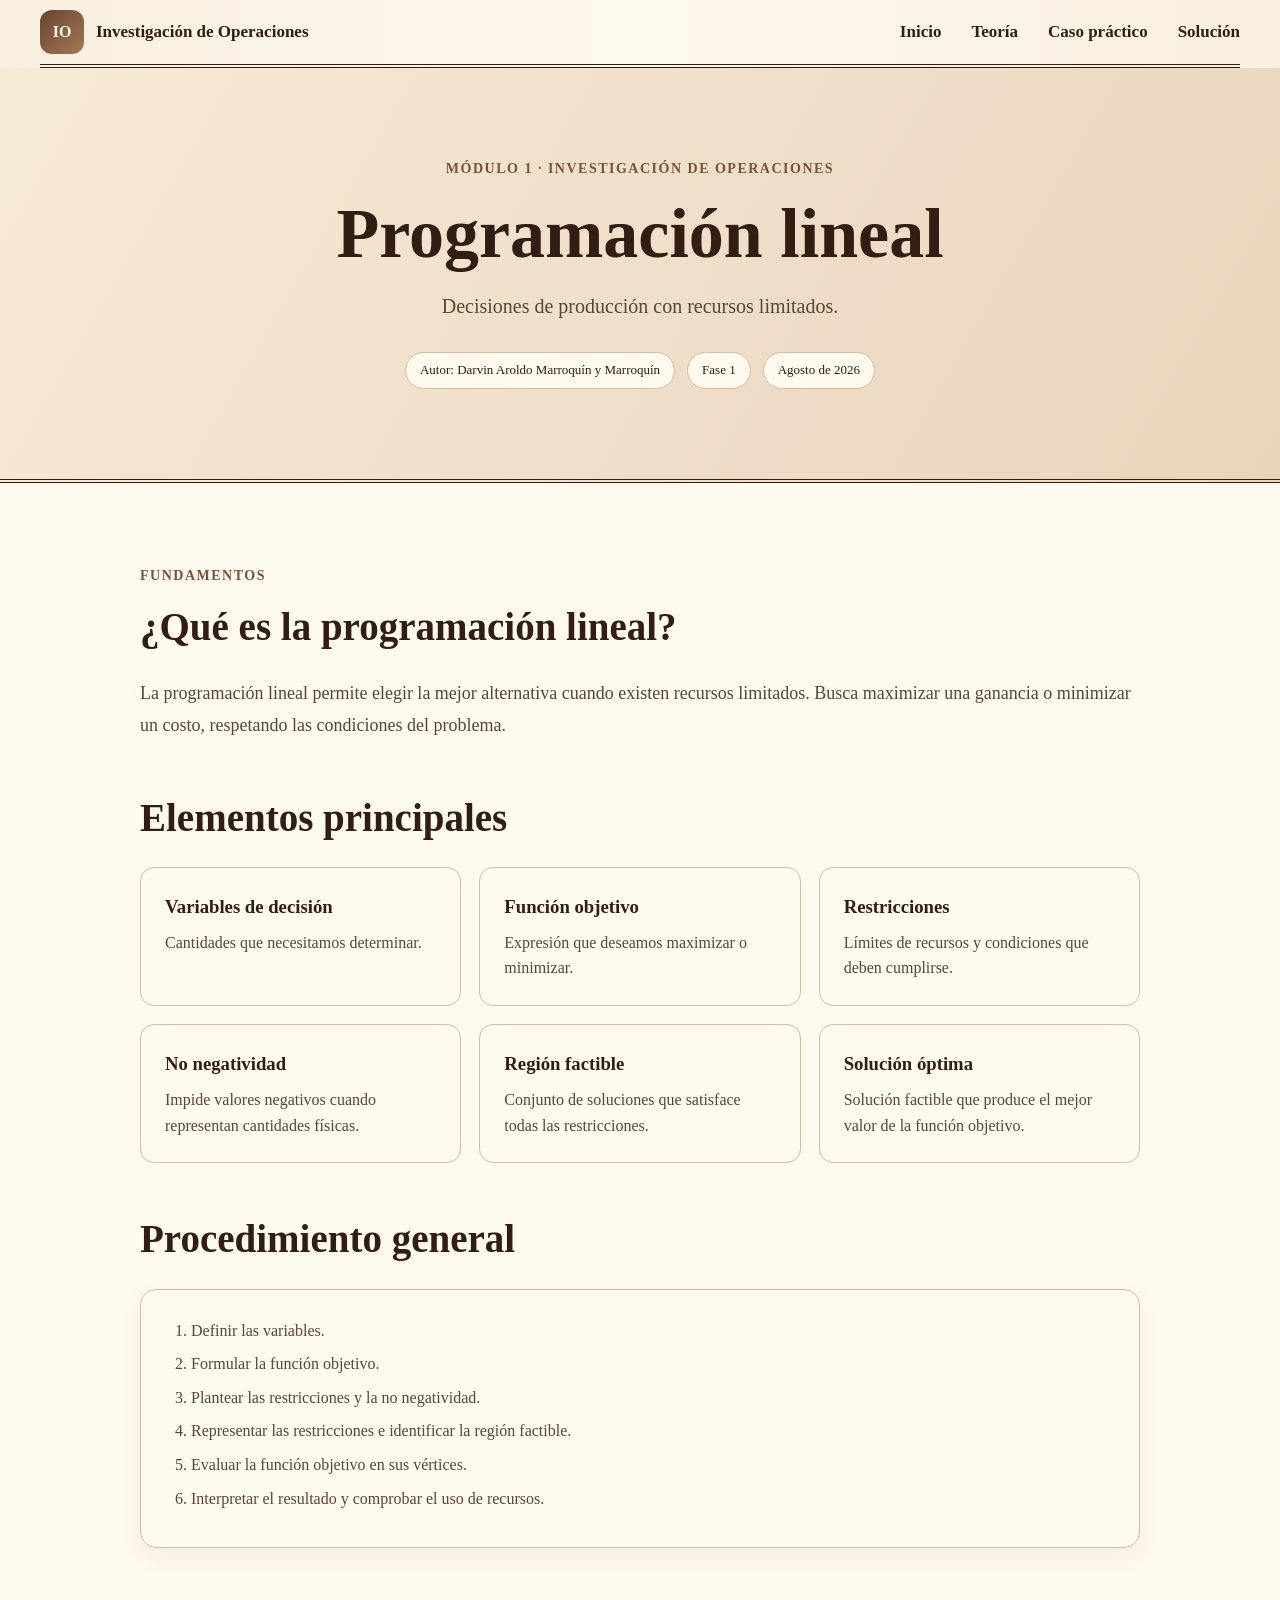
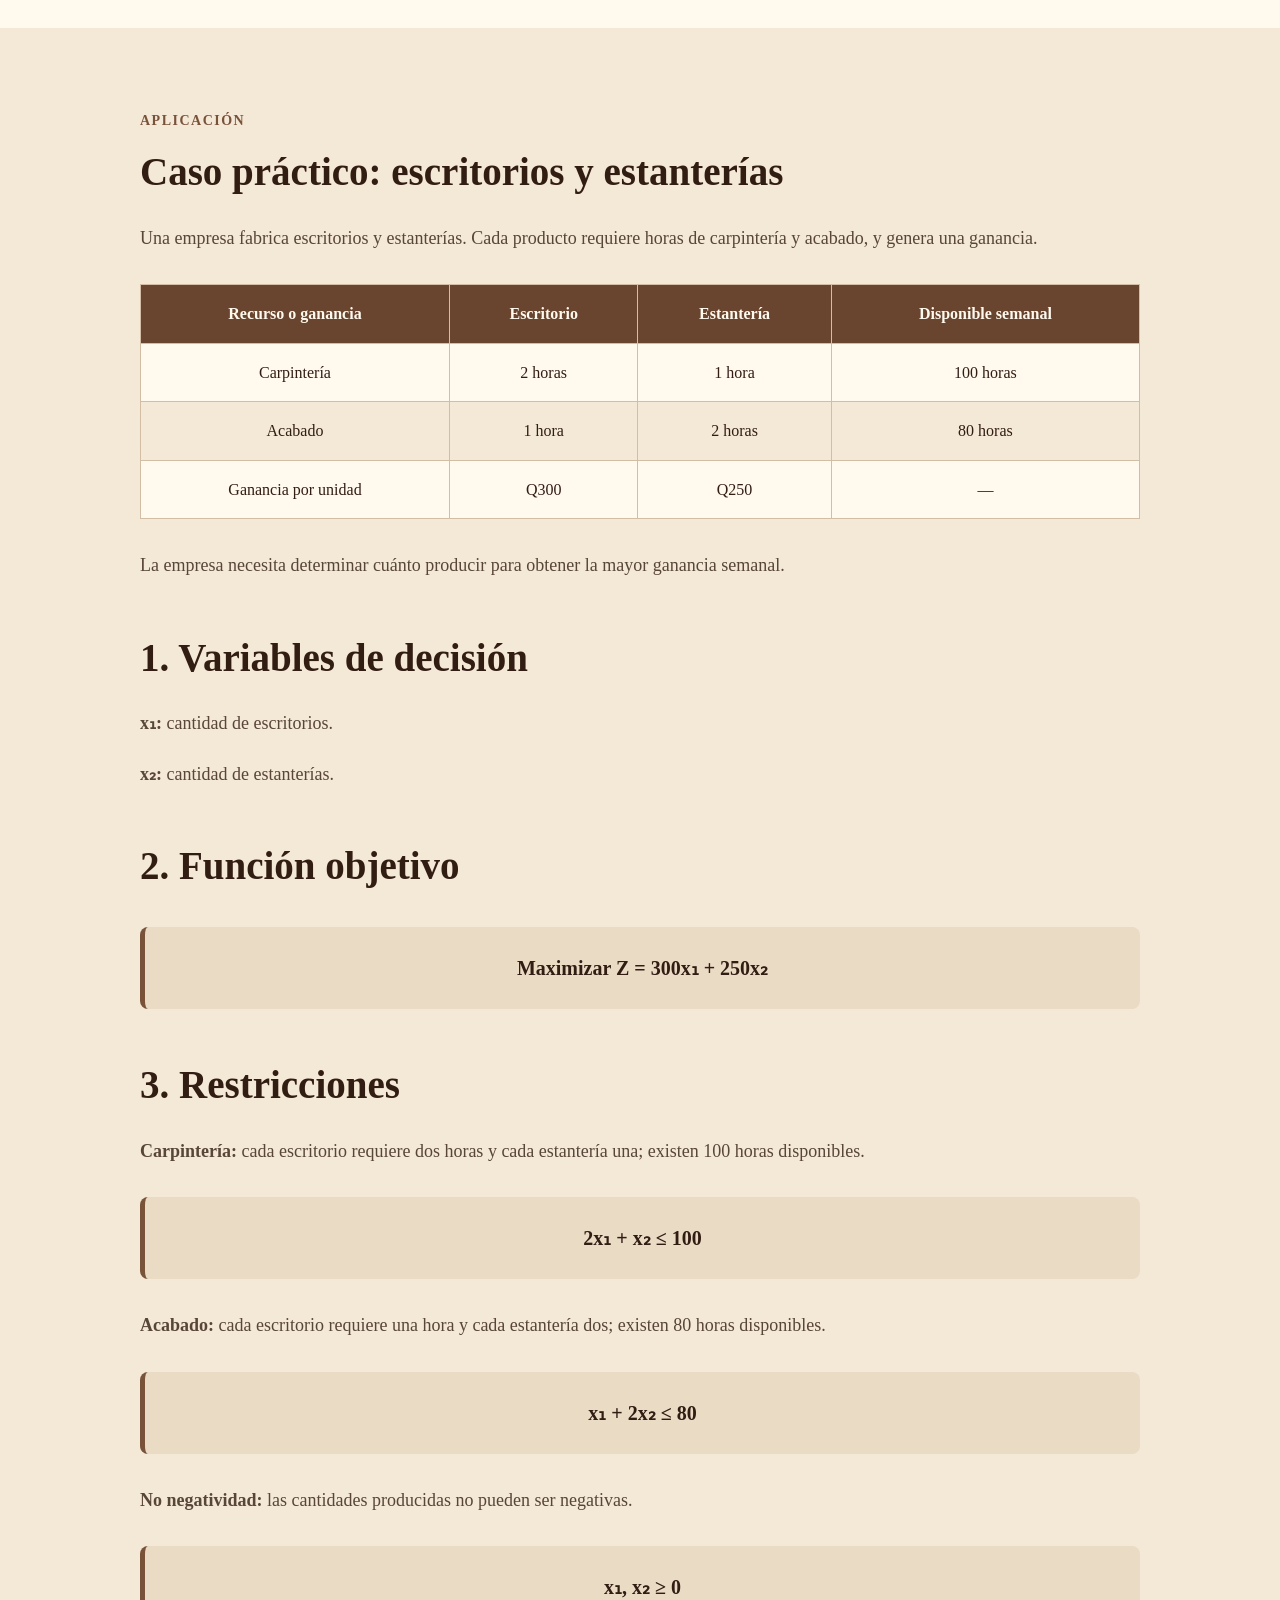
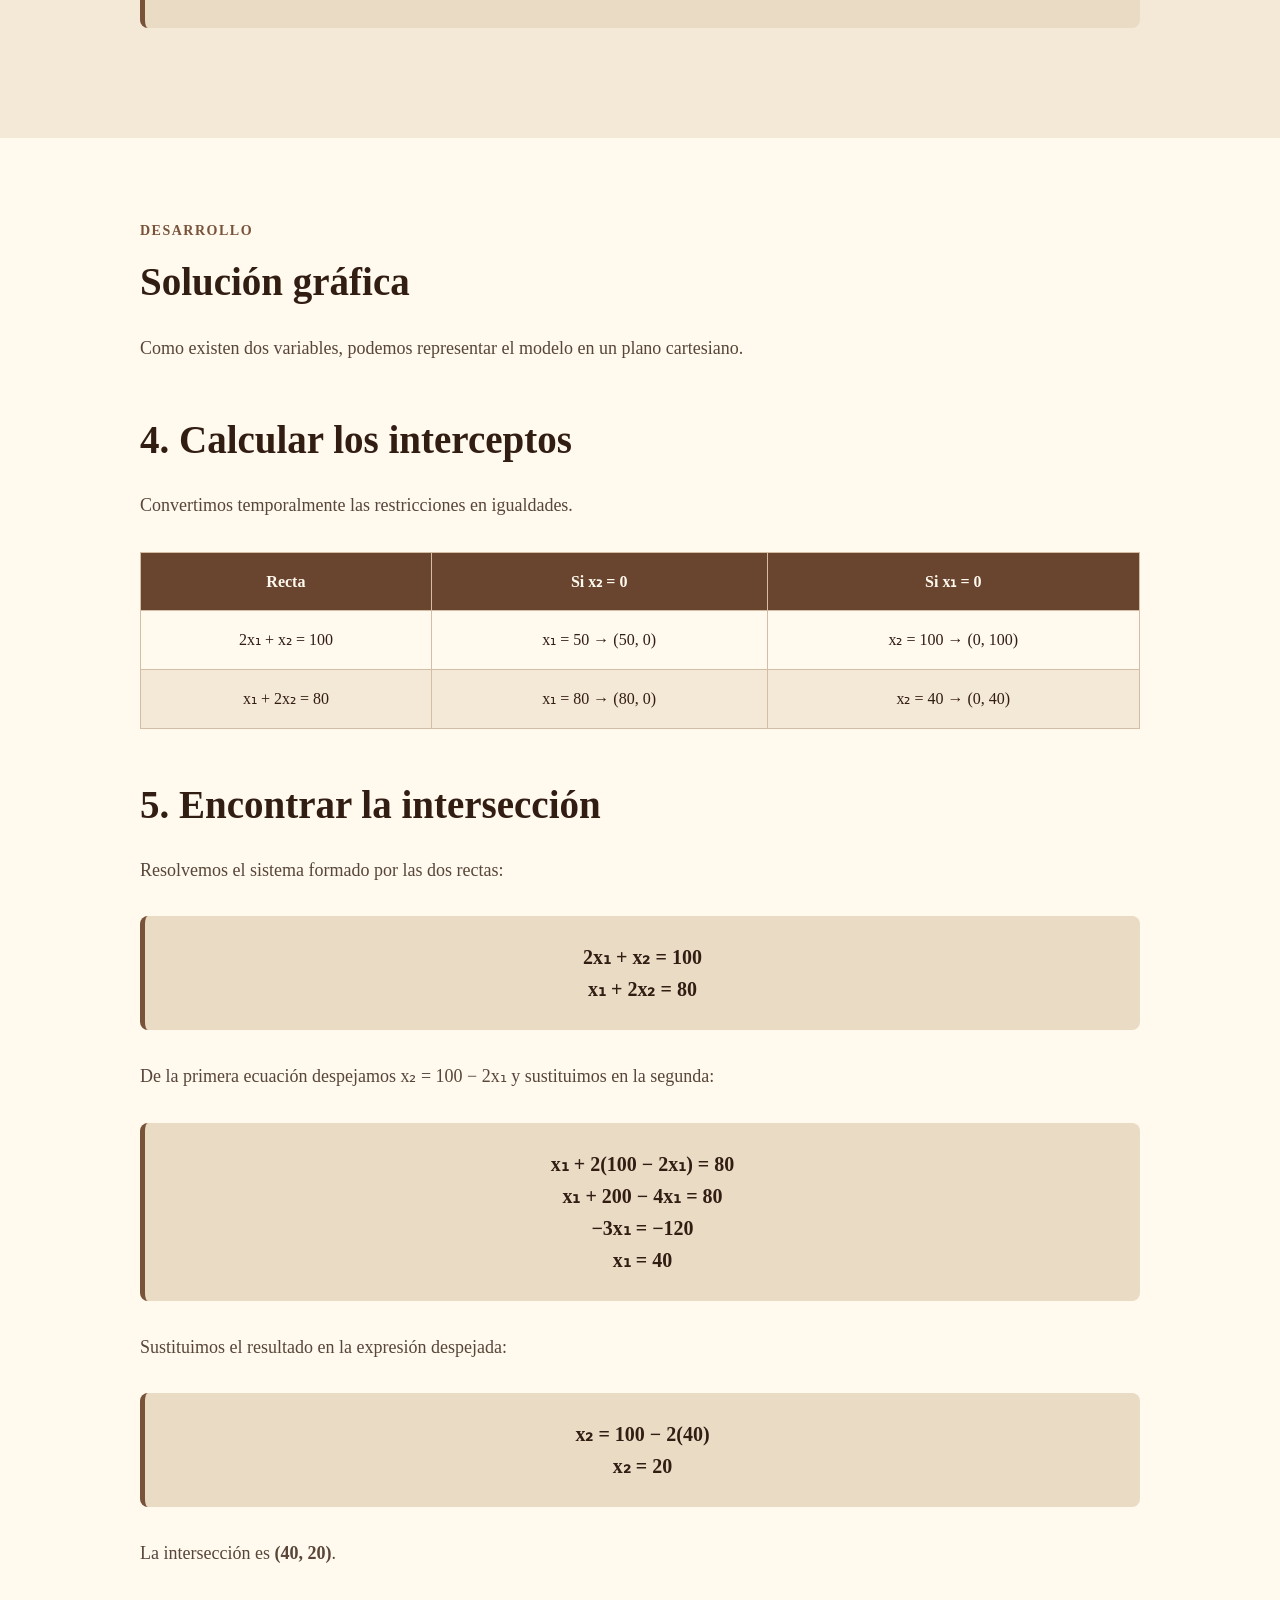
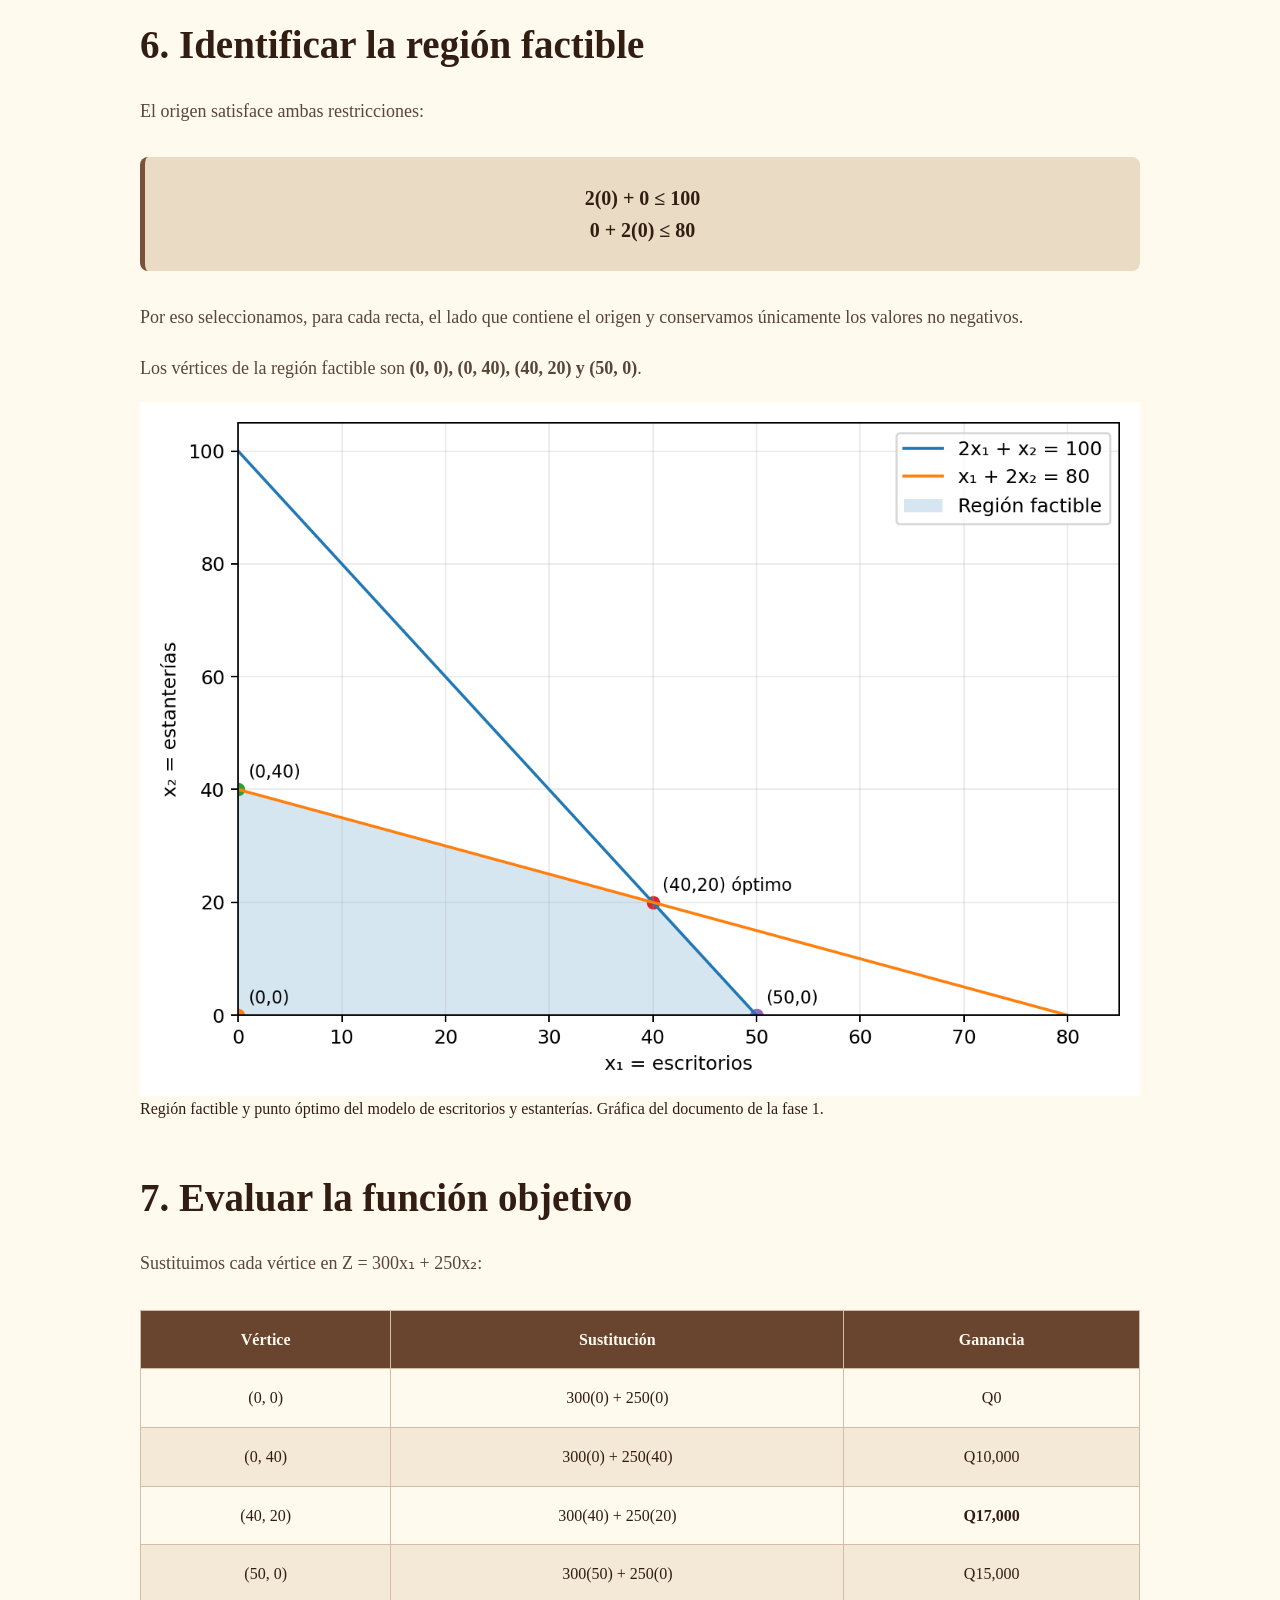
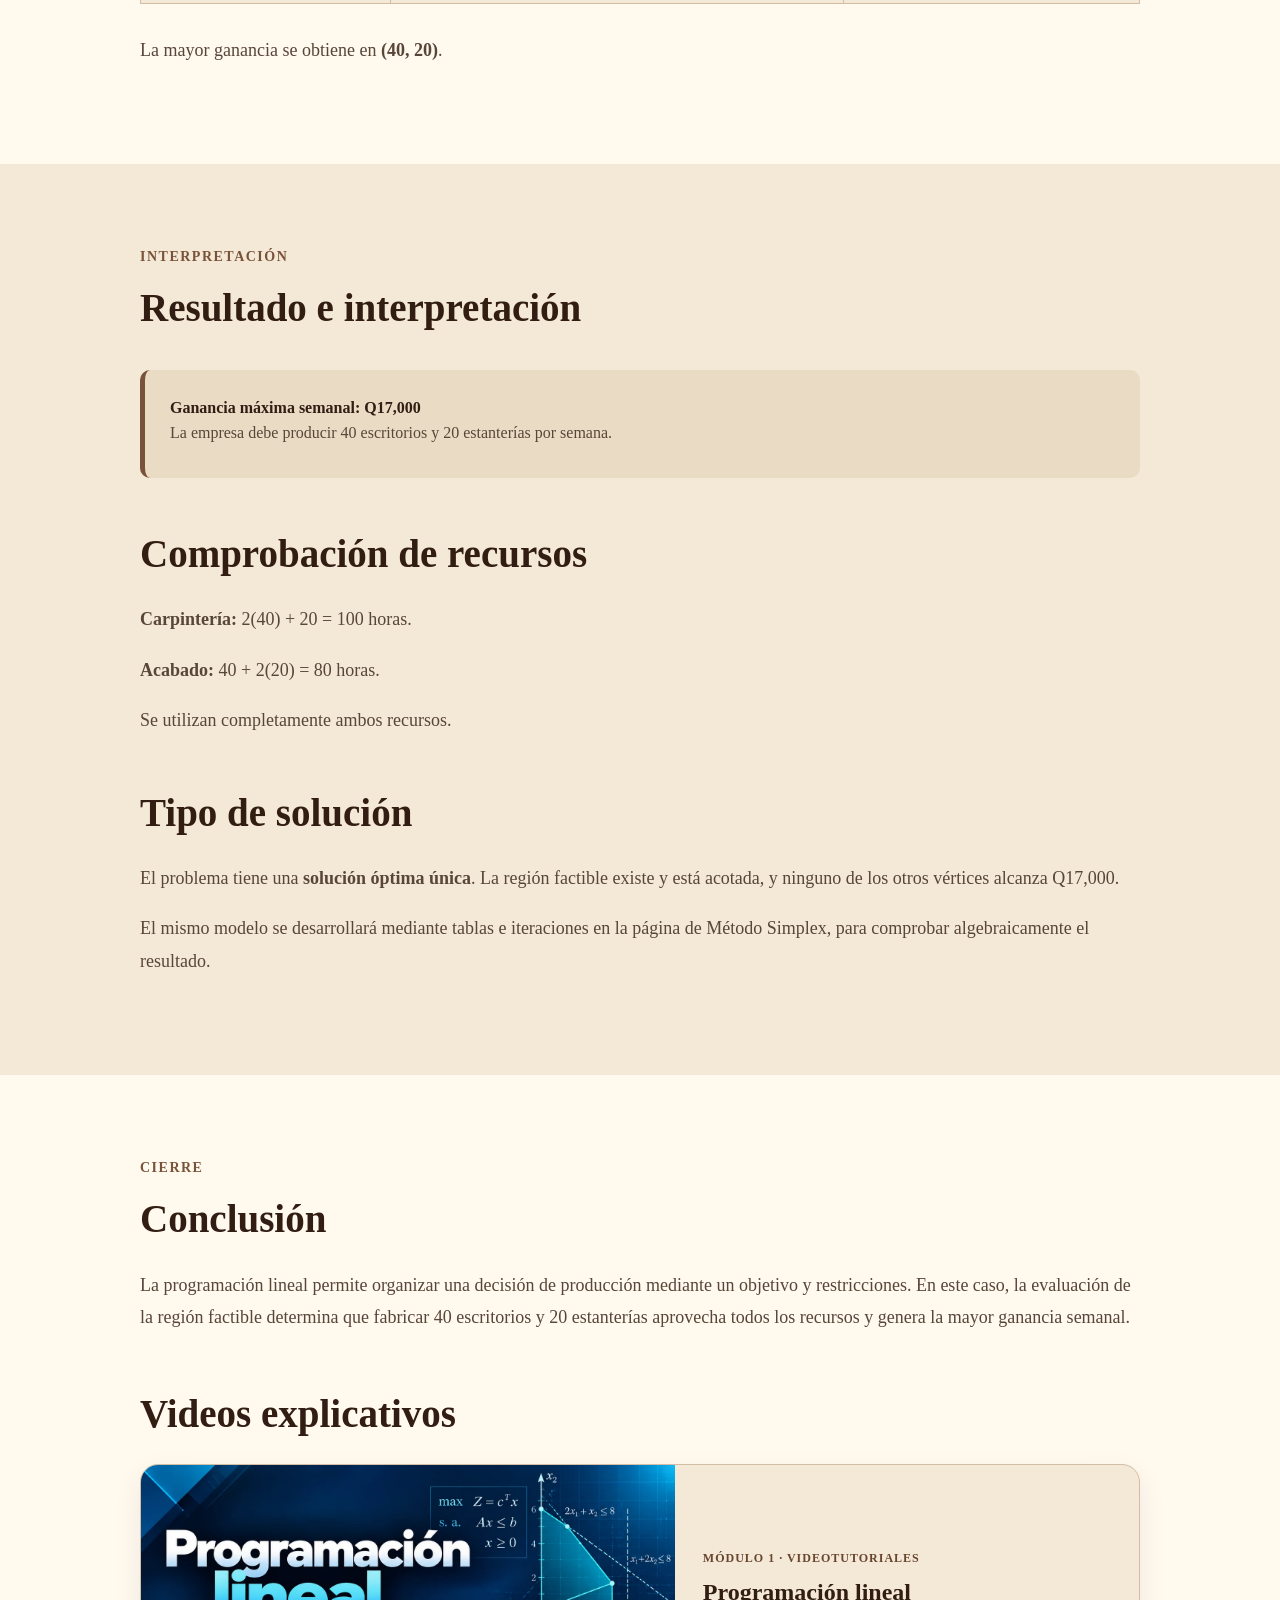
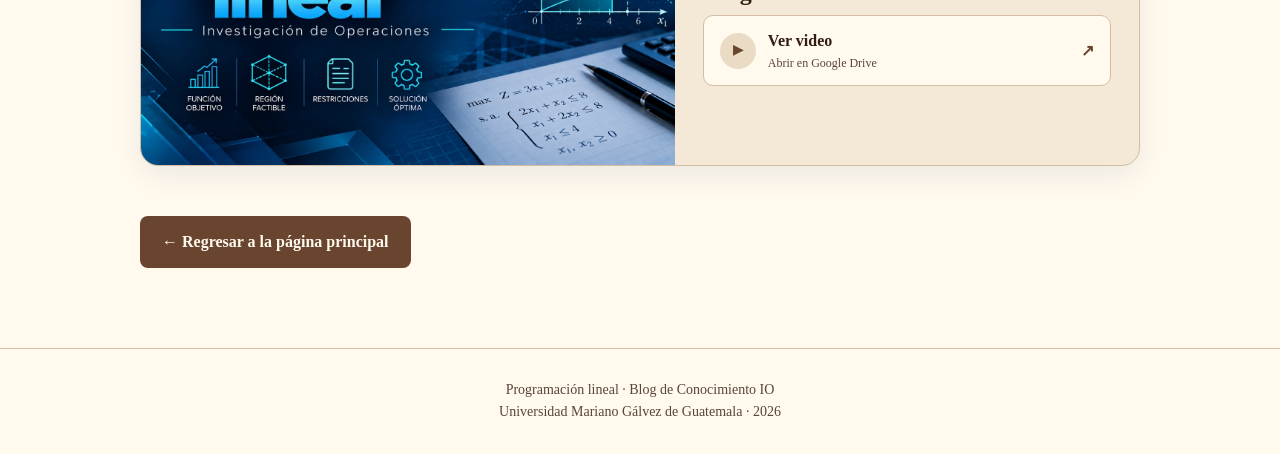
<file: programacion-lineal.html>
<!DOCTYPE html>
<html lang="es">
<head>
    <meta charset="UTF-8">
    <meta name="viewport" content="width=device-width, initial-scale=1.0">
    <meta name="description" content="Programación lineal paso a paso: modelo de producción de escritorios y estanterías, región factible y ganancia máxima.">
    <title>Programación lineal</title>
    <link rel="stylesheet" href="static/css/estilos.css">
    <link rel="stylesheet" href="static/css/transporte.css">
    <link rel="stylesheet" href="static/css/formulacion.css">
<link rel="stylesheet" href="static/css/editorial.css"></head>
<body class="edicion-editorial pagina-articulo">
    <header class="encabezado">
        <nav class="navegacion" aria-label="Navegación del artículo">
            <a href="index.html" class="logo" aria-label="Ir a la página principal">
                <span class="logo-icono">IO</span>
                <span class="logo-texto">Investigación de Operaciones</span>
            </a>
            <ul class="menu menu-articulo">
                <li><a href="index.html">Inicio</a></li>
                <li><a href="#teoria">Teoría</a></li>
                <li><a href="#caso-practico">Caso práctico</a></li>
                <li><a href="#solucion">Solución</a></li>
            </ul>
        </nav>
    </header>

    <main class="articulo">
        <section class="portada-articulo">
            <p class="etiqueta-articulo">Módulo 1 · Investigación de Operaciones</p>
            <h1>Programación lineal</h1>
            <p class="descripcion-articulo">Decisiones de producción con recursos limitados.</p>
            <div class="datos-articulo"><span>Autor: Darvin Aroldo Marroquín y Marroquín</span><span>Fase 1</span><span>Agosto de 2026</span></div>
        </section>

        <section class="contenido-articulo" id="teoria">
            <p class="indicador-seccion">Fundamentos</p>
            <h2>¿Qué es la programación lineal?</h2>
            <p>La programación lineal permite elegir la mejor alternativa cuando existen recursos limitados. Busca maximizar una ganancia o minimizar un costo, respetando las condiciones del problema.</p>
            <h2>Elementos principales</h2>
            <div class="componentes">
                <article><h3>Variables de decisión</h3><p>Cantidades que necesitamos determinar.</p></article>
                <article><h3>Función objetivo</h3><p>Expresión que deseamos maximizar o minimizar.</p></article>
                <article><h3>Restricciones</h3><p>Límites de recursos y condiciones que deben cumplirse.</p></article>
                <article><h3>No negatividad</h3><p>Impide valores negativos cuando representan cantidades físicas.</p></article>
                <article><h3>Región factible</h3><p>Conjunto de soluciones que satisface todas las restricciones.</p></article>
                <article><h3>Solución óptima</h3><p>Solución factible que produce el mejor valor de la función objetivo.</p></article>
            </div>
            <h2>Procedimiento general</h2>
            <div class="metodo">
                <ol>
                    <li>Definir las variables.</li>
                    <li>Formular la función objetivo.</li>
                    <li>Plantear las restricciones y la no negatividad.</li>
                    <li>Representar las restricciones e identificar la región factible.</li>
                    <li>Evaluar la función objetivo en sus vértices.</li>
                    <li>Interpretar el resultado y comprobar el uso de recursos.</li>
                </ol>
            </div>
        </section>

        <section class="contenido-articulo fondo-claro" id="caso-practico">
            <p class="indicador-seccion">Aplicación</p>
            <h2>Caso práctico: escritorios y estanterías</h2>
            <p>Una empresa fabrica escritorios y estanterías. Cada producto requiere horas de carpintería y acabado, y genera una ganancia.</p>
            <div class="tabla-contenedor" role="region" aria-label="Datos de producción; desplazar horizontalmente para ver todas las columnas" tabindex="0">
                <table>
                    <thead><tr><th scope="col">Recurso o ganancia</th><th scope="col">Escritorio</th><th scope="col">Estantería</th><th scope="col">Disponible semanal</th></tr></thead>
                    <tbody>
                        <tr><td>Carpintería</td><td>2 horas</td><td>1 hora</td><td>100 horas</td></tr>
                        <tr><td>Acabado</td><td>1 hora</td><td>2 horas</td><td>80 horas</td></tr>
                        <tr><td>Ganancia por unidad</td><td>Q300</td><td>Q250</td><td>—</td></tr>
                    </tbody>
                </table>
            </div>
            <p>La empresa necesita determinar cuánto producir para obtener la mayor ganancia semanal.</p>
            <h2>1. Variables de decisión</h2>
            <p><strong>x₁:</strong> cantidad de escritorios.</p>
            <p><strong>x₂:</strong> cantidad de estanterías.</p>
            <h2>2. Función objetivo</h2>
            <div class="formula">Maximizar Z = 300x₁ + 250x₂</div>
            <h2>3. Restricciones</h2>
            <p><strong>Carpintería:</strong> cada escritorio requiere dos horas y cada estantería una; existen 100 horas disponibles.</p>
            <div class="formula">2x₁ + x₂ ≤ 100</div>
            <p><strong>Acabado:</strong> cada escritorio requiere una hora y cada estantería dos; existen 80 horas disponibles.</p>
            <div class="formula">x₁ + 2x₂ ≤ 80</div>
            <p><strong>No negatividad:</strong> las cantidades producidas no pueden ser negativas.</p>
            <div class="formula">x₁, x₂ ≥ 0</div>
        </section>

        <section class="contenido-articulo" id="solucion">
            <p class="indicador-seccion">Desarrollo</p>
            <h2>Solución gráfica</h2>
            <p>Como existen dos variables, podemos representar el modelo en un plano cartesiano.</p>
            <h2>4. Calcular los interceptos</h2>
            <p>Convertimos temporalmente las restricciones en igualdades.</p>
            <div class="tabla-contenedor" role="region" aria-label="Interceptos de las restricciones; desplazar horizontalmente para ver todas las columnas" tabindex="0">
                <table>
                    <thead><tr><th scope="col">Recta</th><th scope="col">Si x₂ = 0</th><th scope="col">Si x₁ = 0</th></tr></thead>
                    <tbody>
                        <tr><td>2x₁ + x₂ = 100</td><td>x₁ = 50 → (50, 0)</td><td>x₂ = 100 → (0, 100)</td></tr>
                        <tr><td>x₁ + 2x₂ = 80</td><td>x₁ = 80 → (80, 0)</td><td>x₂ = 40 → (0, 40)</td></tr>
                    </tbody>
                </table>
            </div>
            <h2>5. Encontrar la intersección</h2>
            <p>Resolvemos el sistema formado por las dos rectas:</p>
            <div class="formula">2x₁ + x₂ = 100<br>x₁ + 2x₂ = 80</div>
            <p>De la primera ecuación despejamos x₂ = 100 − 2x₁ y sustituimos en la segunda:</p>
            <div class="formula">
                x₁ + 2(100 − 2x₁) = 80<br>
                x₁ + 200 − 4x₁ = 80<br>
                −3x₁ = −120<br>
                x₁ = 40
            </div>
            <p>Sustituimos el resultado en la expresión despejada:</p>
            <div class="formula">x₂ = 100 − 2(40)<br>x₂ = 20</div>
            <p>La intersección es <strong>(40, 20)</strong>.</p>
            <h2>6. Identificar la región factible</h2>
            <p>El origen satisface ambas restricciones:</p>
            <div class="formula">2(0) + 0 ≤ 100<br>0 + 2(0) ≤ 80</div>
            <p>Por eso seleccionamos, para cada recta, el lado que contiene el origen y conservamos únicamente los valores no negativos.</p>
            <p>Los vértices de la región factible son <strong>(0, 0), (0, 40), (40, 20) y (50, 0)</strong>.</p>
            <figure>
                <img src="static/img/programacion-lineal.png" width="1296" height="900" style="display: block; max-width: 100%; height: auto;" alt="Gráfica de las restricciones 2x₁ + x₂ = 100 y x₁ + 2x₂ = 80. La región factible tiene vértices (0, 0), (0, 40), (40, 20) y (50, 0), con óptimo en (40, 20).">
                <figcaption>Región factible y punto óptimo del modelo de escritorios y estanterías. Gráfica del documento de la fase 1.</figcaption>
            </figure>
            <h2>7. Evaluar la función objetivo</h2>
            <p>Sustituimos cada vértice en Z = 300x₁ + 250x₂:</p>
            <div class="tabla-contenedor" role="region" aria-label="Evaluación de los vértices; desplazar horizontalmente para ver todas las columnas" tabindex="0">
                <table>
                    <thead><tr><th scope="col">Vértice</th><th scope="col">Sustitución</th><th scope="col">Ganancia</th></tr></thead>
                    <tbody>
                        <tr><td>(0, 0)</td><td>300(0) + 250(0)</td><td>Q0</td></tr>
                        <tr><td>(0, 40)</td><td>300(0) + 250(40)</td><td>Q10,000</td></tr>
                        <tr><td>(40, 20)</td><td>300(40) + 250(20)</td><td><strong>Q17,000</strong></td></tr>
                        <tr><td>(50, 0)</td><td>300(50) + 250(0)</td><td>Q15,000</td></tr>
                    </tbody>
                </table>
            </div>
            <p>La mayor ganancia se obtiene en <strong>(40, 20)</strong>.</p>
        </section>

        <section class="contenido-articulo fondo-claro">
            <p class="indicador-seccion">Interpretación</p>
            <h2>Resultado e interpretación</h2>
            <div class="resultado-final">
                <strong>Ganancia máxima semanal: Q17,000</strong>
                <p>La empresa debe producir 40 escritorios y 20 estanterías por semana.</p>
            </div>
            <h2>Comprobación de recursos</h2>
            <p><strong>Carpintería:</strong> 2(40) + 20 = 100 horas.</p>
            <p><strong>Acabado:</strong> 40 + 2(20) = 80 horas.</p>
            <p>Se utilizan completamente ambos recursos.</p>
            <h2>Tipo de solución</h2>
            <p>El problema tiene una <strong>solución óptima única</strong>. La región factible existe y está acotada, y ninguno de los otros vértices alcanza Q17,000.</p>
            <p>El mismo modelo se desarrollará mediante tablas e iteraciones en la página de Método Simplex, para comprobar algebraicamente el resultado.</p>
        </section>

        <section class="contenido-articulo">
            <p class="indicador-seccion">Cierre</p>
            <h2>Conclusión</h2>
            <p>La programación lineal permite organizar una decisión de producción mediante un objetivo y restricciones. En este caso, la evaluación de la región factible determina que fabricar 40 escritorios y 20 estanterías aprovecha todos los recursos y genera la mayor ganancia semanal.</p>
            <div class="video-articulo" id="videos">
                <h2>Videos explicativos</h2>
                <div class="tarjeta-videos">
                    <img class="imagen-videos" src="static/img/programacion-lineal-video.webp" alt="Programación lineal: función objetivo, región factible, restricciones y solución óptima." width="1672" height="941" loading="lazy">
                    <div class="contenido-videos">
                        <span class="etiqueta-videos">Módulo 1 · Videotutoriales</span>
                        <h3>Programación lineal</h3>
                        <div class="enlaces-videos">
                            <a class="enlace-video" href="https://drive.google.com/file/d/1eKnTxE-XW0rng033x-dv72q0Cb1mCMnr/view?usp=sharing" target="_blank" rel="noopener noreferrer"><span class="icono-video" aria-hidden="true">▶</span><span>Ver video<small>Abrir en Google Drive</small></span><span aria-hidden="true">↗</span></a>
                        </div>
                    </div>
                </div>
            </div>
            <a href="index.html" class="boton-regresar">← Regresar a la página principal</a>
        </section>
    </main>
    <footer class="pie-pagina">
        <p>Programación lineal · Blog de Conocimiento IO</p>
        <p>Universidad Mariano Gálvez de Guatemala · 2026</p>
    </footer>
</body>
</html>
</file>
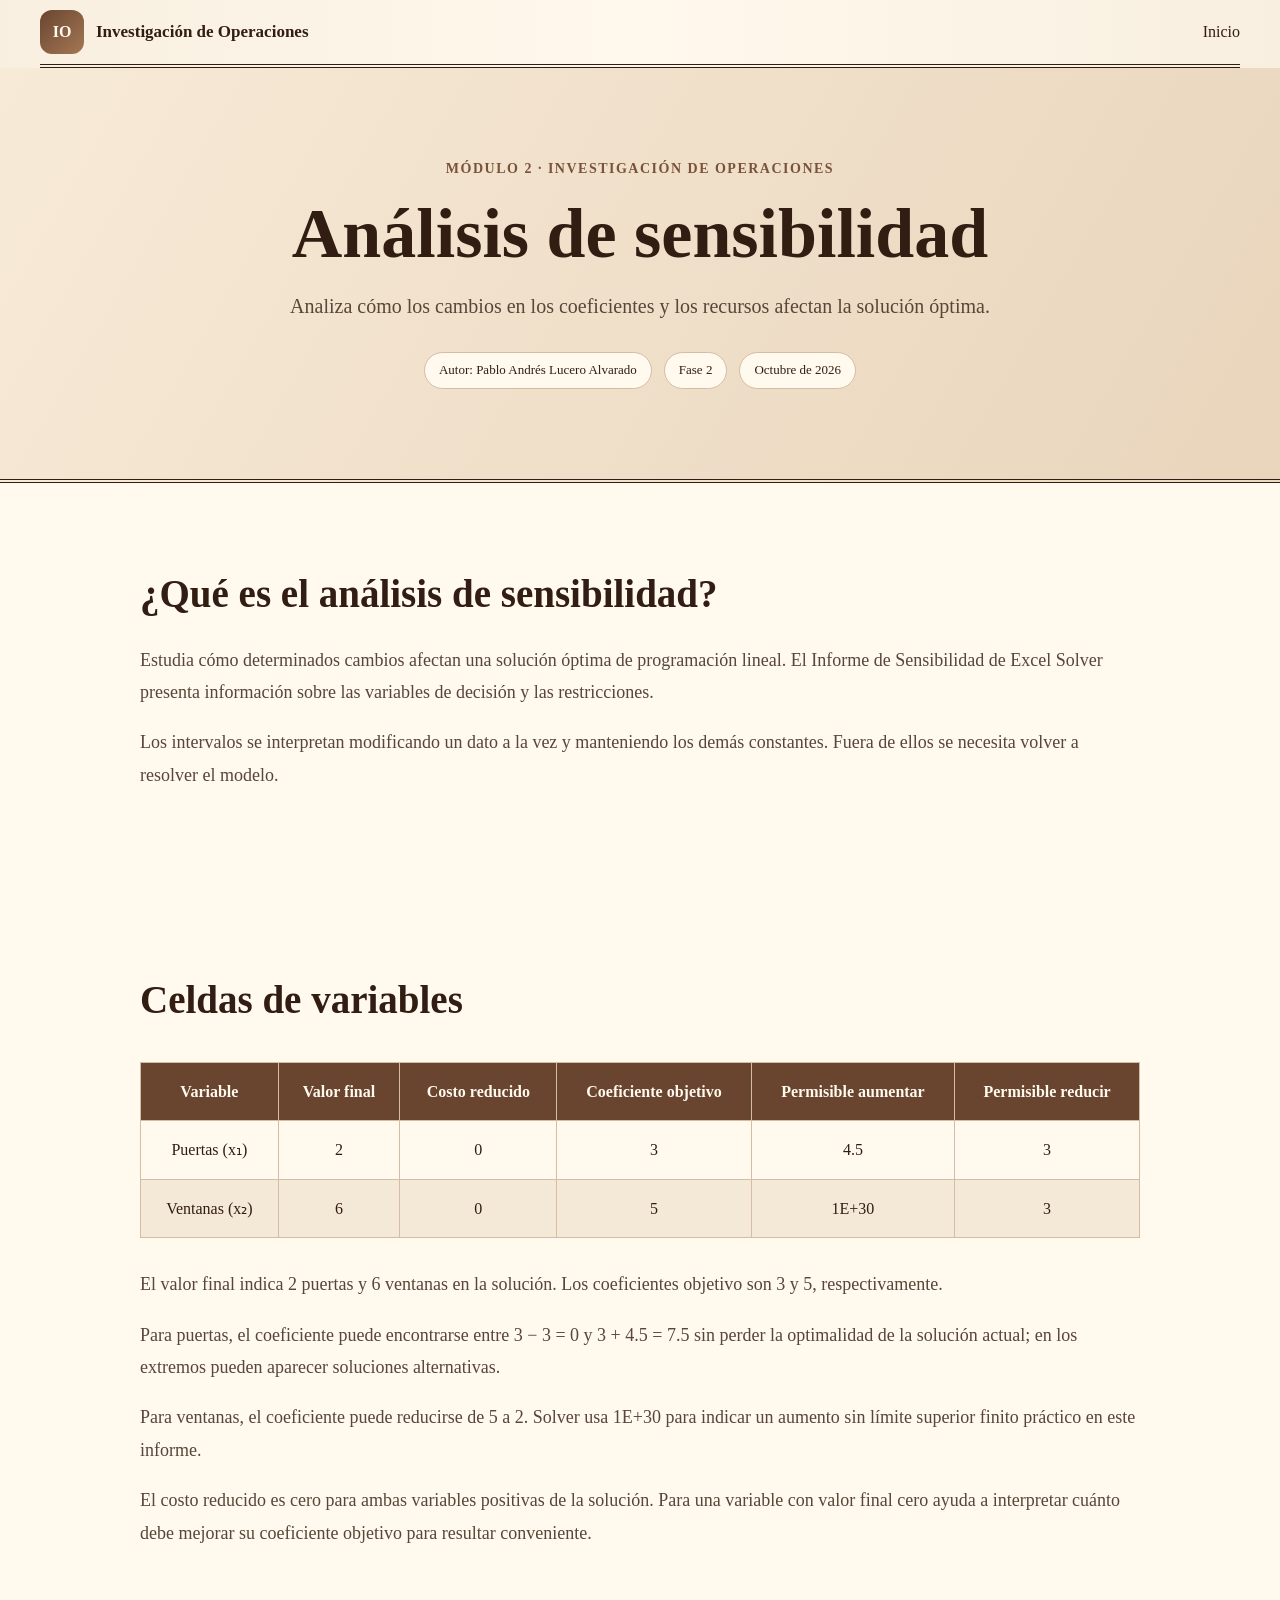
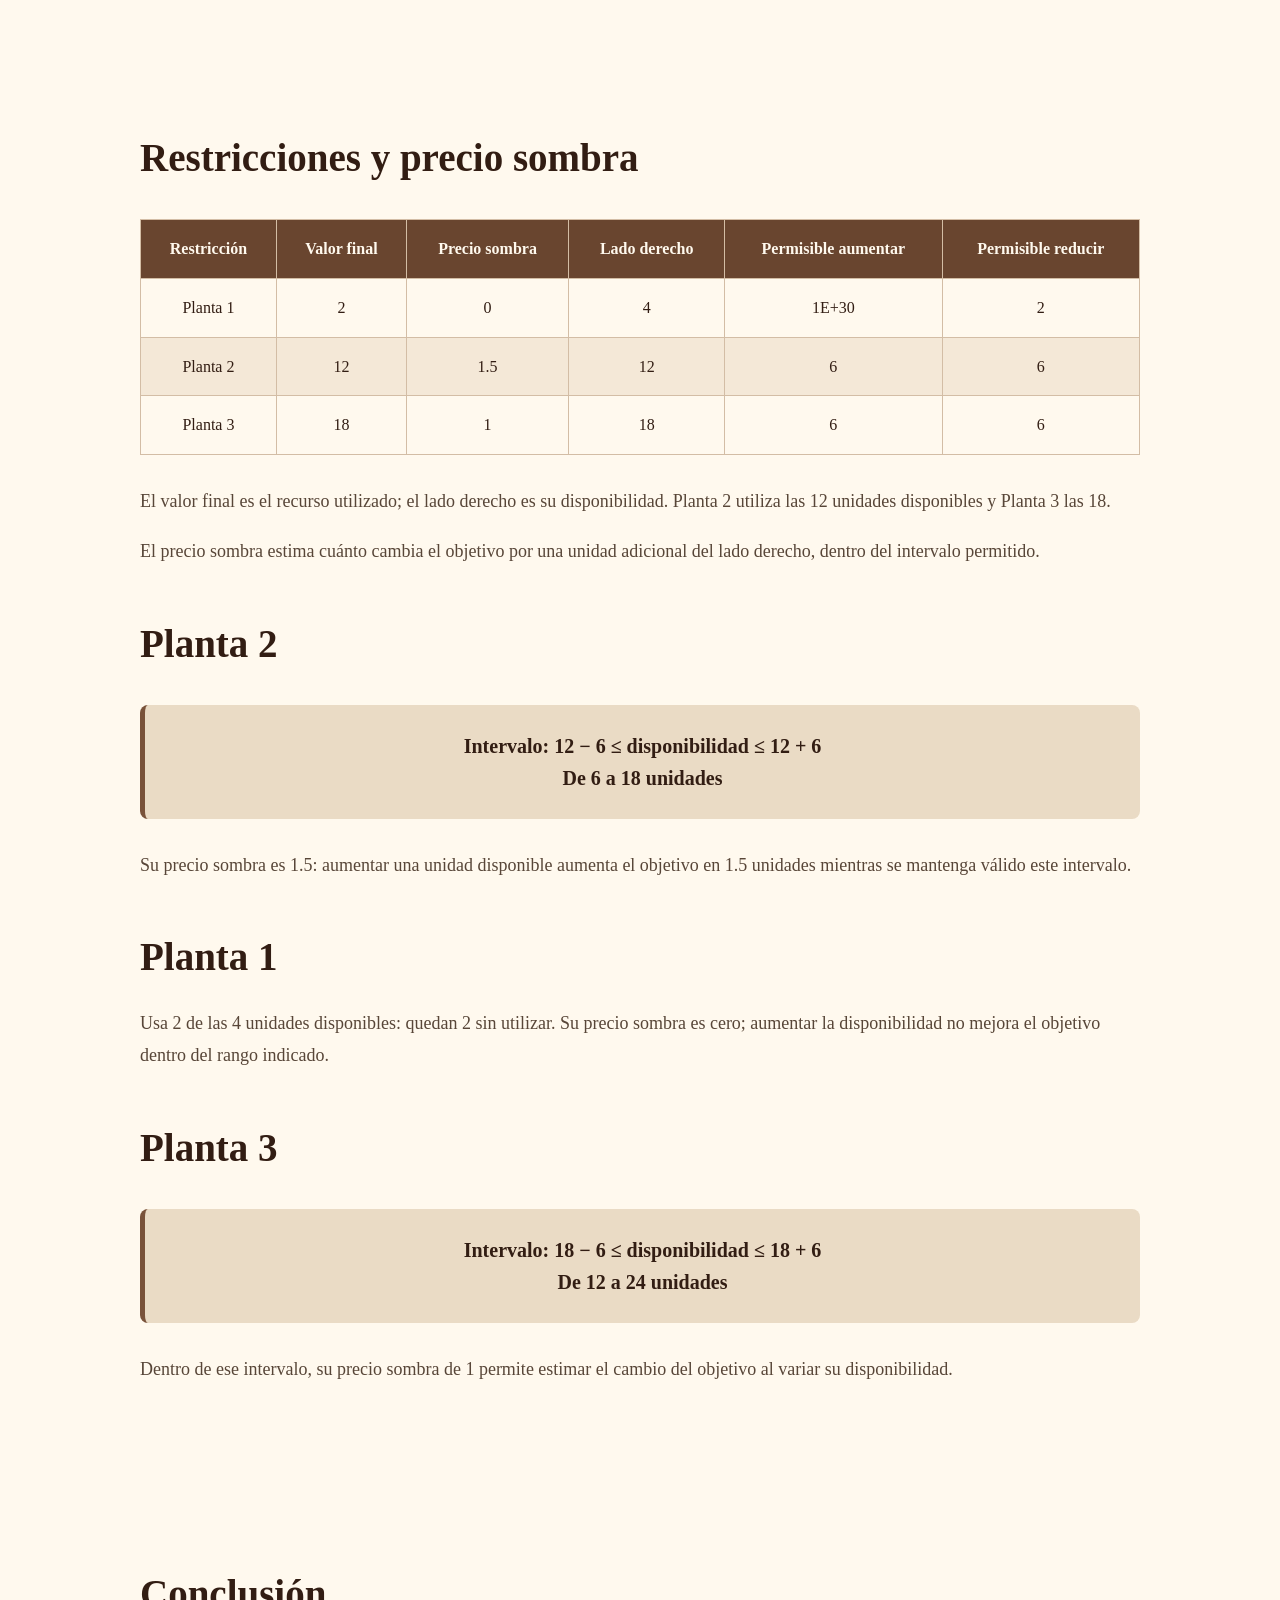
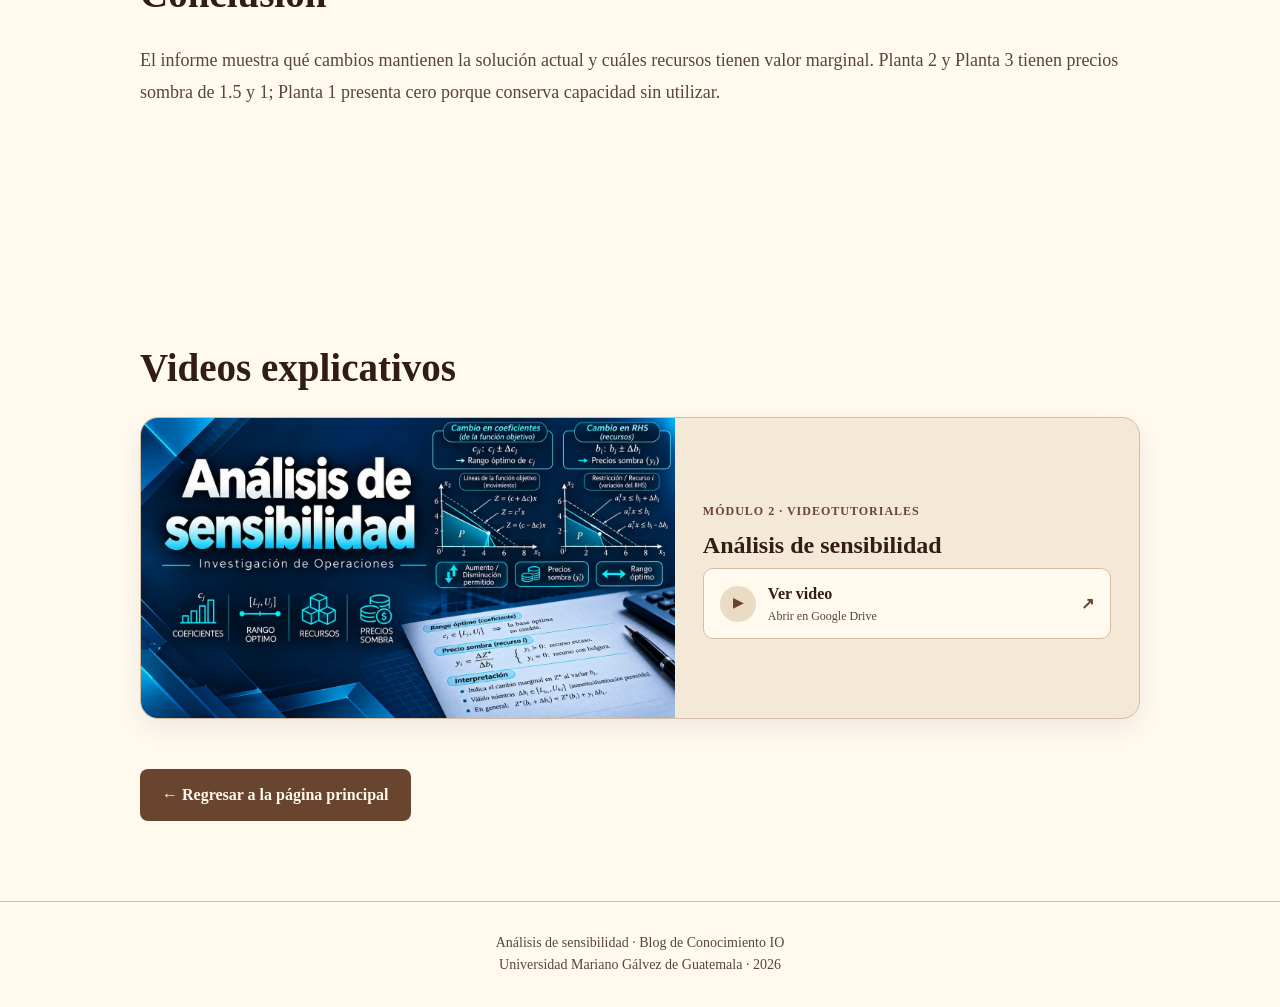
<file: sensibilidad.html>
<!DOCTYPE html><html lang="es"><head><meta charset="UTF-8"><meta name="viewport" content="width=device-width, initial-scale=1.0"><meta name="description" content="Análisis de sensibilidad: teoría y desarrollo paso a paso de Investigación de Operaciones."><title>Análisis de sensibilidad</title><link rel="stylesheet" href="static/css/estilos.css"><link rel="stylesheet" href="static/css/transporte.css"><link rel="stylesheet" href="static/css/formulacion.css"><link rel="stylesheet" href="static/css/editorial.css"></head><body class="edicion-editorial pagina-articulo"><header class="encabezado"><nav class="navegacion" aria-label="Navegación del artículo"><a class="logo" href="index.html" aria-label="Ir al inicio"><span class="logo-icono">IO</span><span class="logo-texto">Investigación de Operaciones</span></a><a href="index.html">Inicio</a></nav></header><main class="articulo"><section class="portada-articulo"><p class="etiqueta-articulo">Módulo 2 · Investigación de Operaciones</p><h1>Análisis de sensibilidad</h1><p class="descripcion-articulo">Analiza cómo los cambios en los coeficientes y los recursos afectan la solución óptima.</p><div class="datos-articulo"><span>Autor: Pablo Andrés Lucero Alvarado</span><span>Fase 2</span><span>Octubre de 2026</span></div></section><section class="contenido-articulo" id="teoria"><h2>¿Qué es el análisis de sensibilidad?</h2><p>Estudia cómo determinados cambios afectan una solución óptima de programación lineal. El Informe de Sensibilidad de Excel Solver presenta información sobre las variables de decisión y las restricciones.</p><p>Los intervalos se interpretan modificando un dato a la vez y manteniendo los demás constantes. Fuera de ellos se necesita volver a resolver el modelo.</p></section><section class="contenido-articulo" id="variables"><h2>Celdas de variables</h2><div class="tabla-contenedor" role="region" aria-label="Tabla con desplazamiento horizontal" tabindex="0"><table><thead><tr><th scope="col">Variable</th><th scope="col">Valor final</th><th scope="col">Costo reducido</th><th scope="col">Coeficiente objetivo</th><th scope="col">Permisible aumentar</th><th scope="col">Permisible reducir</th></tr></thead><tbody><tr><td>Puertas (x₁)</td><td>2</td><td>0</td><td>3</td><td>4.5</td><td>3</td></tr><tr><td>Ventanas (x₂)</td><td>6</td><td>0</td><td>5</td><td>1E+30</td><td>3</td></tr></tbody></table></div><p>El valor final indica 2 puertas y 6 ventanas en la solución. Los coeficientes objetivo son 3 y 5, respectivamente.</p><p>Para puertas, el coeficiente puede encontrarse entre 3 − 3 = 0 y 3 + 4.5 = 7.5 sin perder la optimalidad de la solución actual; en los extremos pueden aparecer soluciones alternativas.</p><p>Para ventanas, el coeficiente puede reducirse de 5 a 2. Solver usa 1E+30 para indicar un aumento sin límite superior finito práctico en este informe.</p><p>El costo reducido es cero para ambas variables positivas de la solución. Para una variable con valor final cero ayuda a interpretar cuánto debe mejorar su coeficiente objetivo para resultar conveniente.</p></section><section class="contenido-articulo" id="restricciones"><h2>Restricciones y precio sombra</h2><div class="tabla-contenedor" role="region" aria-label="Tabla con desplazamiento horizontal" tabindex="0"><table><thead><tr><th scope="col">Restricción</th><th scope="col">Valor final</th><th scope="col">Precio sombra</th><th scope="col">Lado derecho</th><th scope="col">Permisible aumentar</th><th scope="col">Permisible reducir</th></tr></thead><tbody><tr><td>Planta 1</td><td>2</td><td>0</td><td>4</td><td>1E+30</td><td>2</td></tr><tr><td>Planta 2</td><td>12</td><td>1.5</td><td>12</td><td>6</td><td>6</td></tr><tr><td>Planta 3</td><td>18</td><td>1</td><td>18</td><td>6</td><td>6</td></tr></tbody></table></div><p>El valor final es el recurso utilizado; el lado derecho es su disponibilidad. Planta 2 utiliza las 12 unidades disponibles y Planta 3 las 18.</p><p>El precio sombra estima cuánto cambia el objetivo por una unidad adicional del lado derecho, dentro del intervalo permitido.</p><h2>Planta 2</h2><div class="formula">Intervalo: 12 − 6 ≤ disponibilidad ≤ 12 + 6<br>De 6 a 18 unidades</div><p>Su precio sombra es 1.5: aumentar una unidad disponible aumenta el objetivo en 1.5 unidades mientras se mantenga válido este intervalo.</p><h2>Planta 1</h2><p>Usa 2 de las 4 unidades disponibles: quedan 2 sin utilizar. Su precio sombra es cero; aumentar la disponibilidad no mejora el objetivo dentro del rango indicado.</p><h2>Planta 3</h2><div class="formula">Intervalo: 18 − 6 ≤ disponibilidad ≤ 18 + 6<br>De 12 a 24 unidades</div><p>Dentro de ese intervalo, su precio sombra de 1 permite estimar el cambio del objetivo al variar su disponibilidad.</p></section><section class="contenido-articulo" id="conclusion"><h2>Conclusión</h2><p>El informe muestra qué cambios mantienen la solución actual y cuáles recursos tienen valor marginal. Planta 2 y Planta 3 tienen precios sombra de 1.5 y 1; Planta 1 presenta cero porque conserva capacidad sin utilizar.</p></section><section class="contenido-articulo"><div class="video-articulo" id="videos">
    <h2>Videos explicativos</h2>
    <div class="tarjeta-videos">
        <img class="imagen-videos" src="static/img/sensibilidad-video.webp" alt="Análisis de sensibilidad: cambios en coeficientes y recursos, rangos óptimos y precios sombra." width="1672" height="941" loading="lazy">
        <div class="contenido-videos">
            <span class="etiqueta-videos">Módulo 2 · Videotutoriales</span>
            <h3>Análisis de sensibilidad</h3>
            <div class="enlaces-videos">
                <a class="enlace-video" href="https://drive.google.com/file/d/1iF5Mb5hEyE-ezzekZYgcnRmQzp_wUAej/view?usp=sharing" target="_blank" rel="noopener noreferrer"><span class="icono-video" aria-hidden="true">▶</span><span>Ver video<small>Abrir en Google Drive</small></span><span aria-hidden="true">↗</span></a>
            </div>
        </div>
    </div>
</div><a class="boton-regresar" href="index.html">← Regresar a la página principal</a></section></main><footer class="pie-pagina"><p>Análisis de sensibilidad · Blog de Conocimiento IO</p><p>Universidad Mariano Gálvez de Guatemala · 2026</p></footer></body></html>
</file>
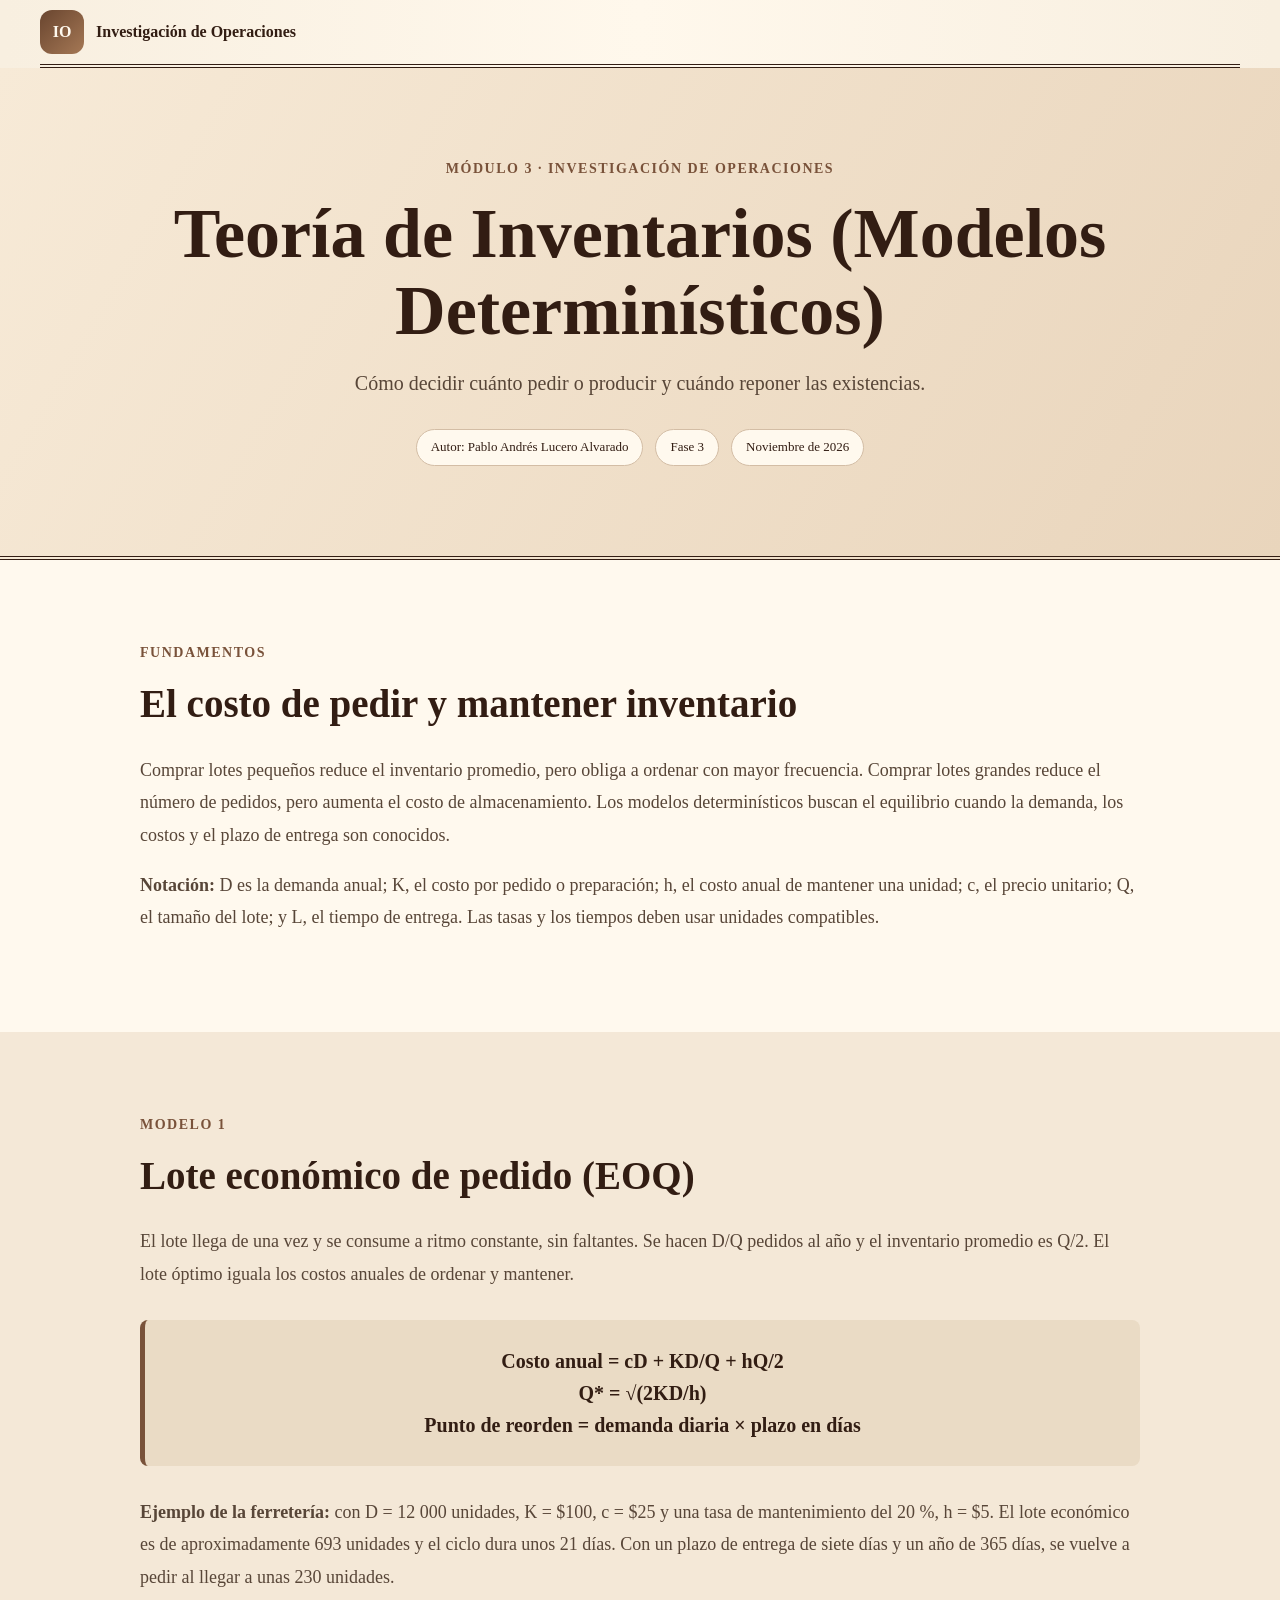
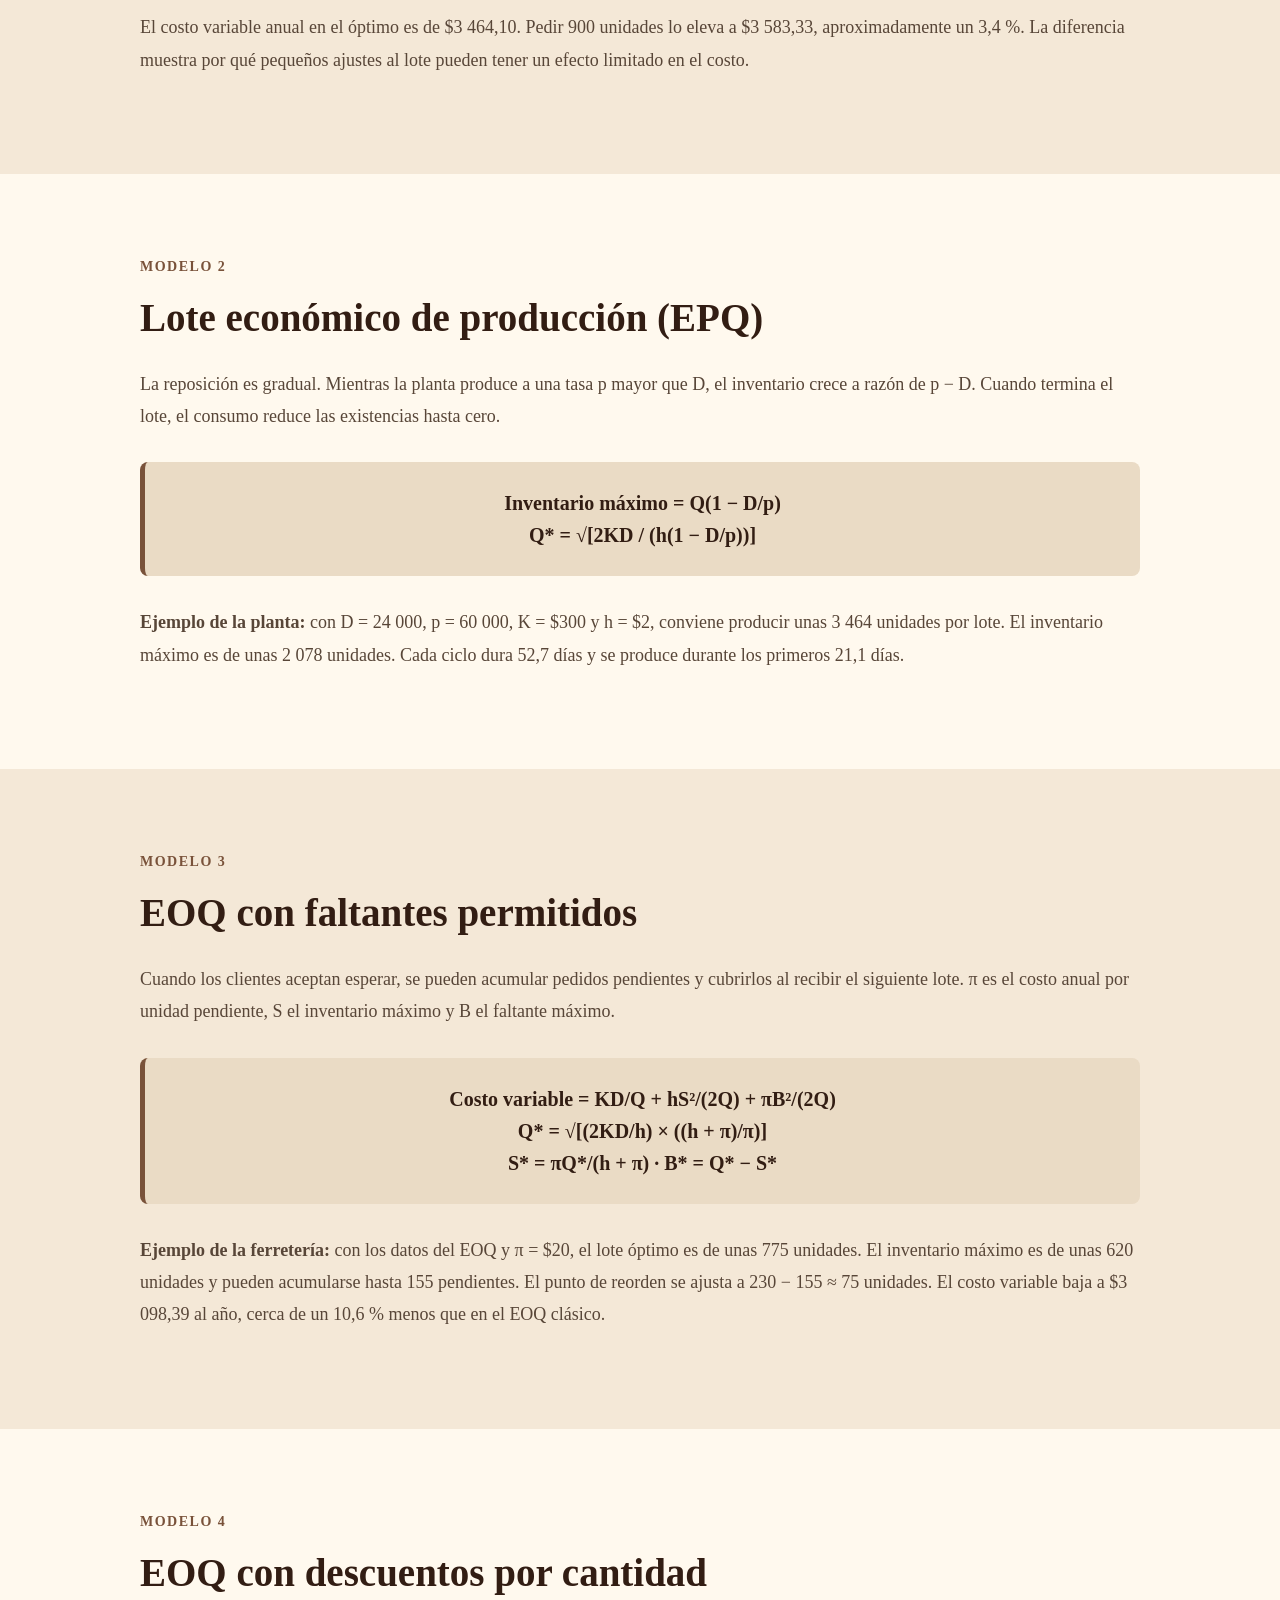
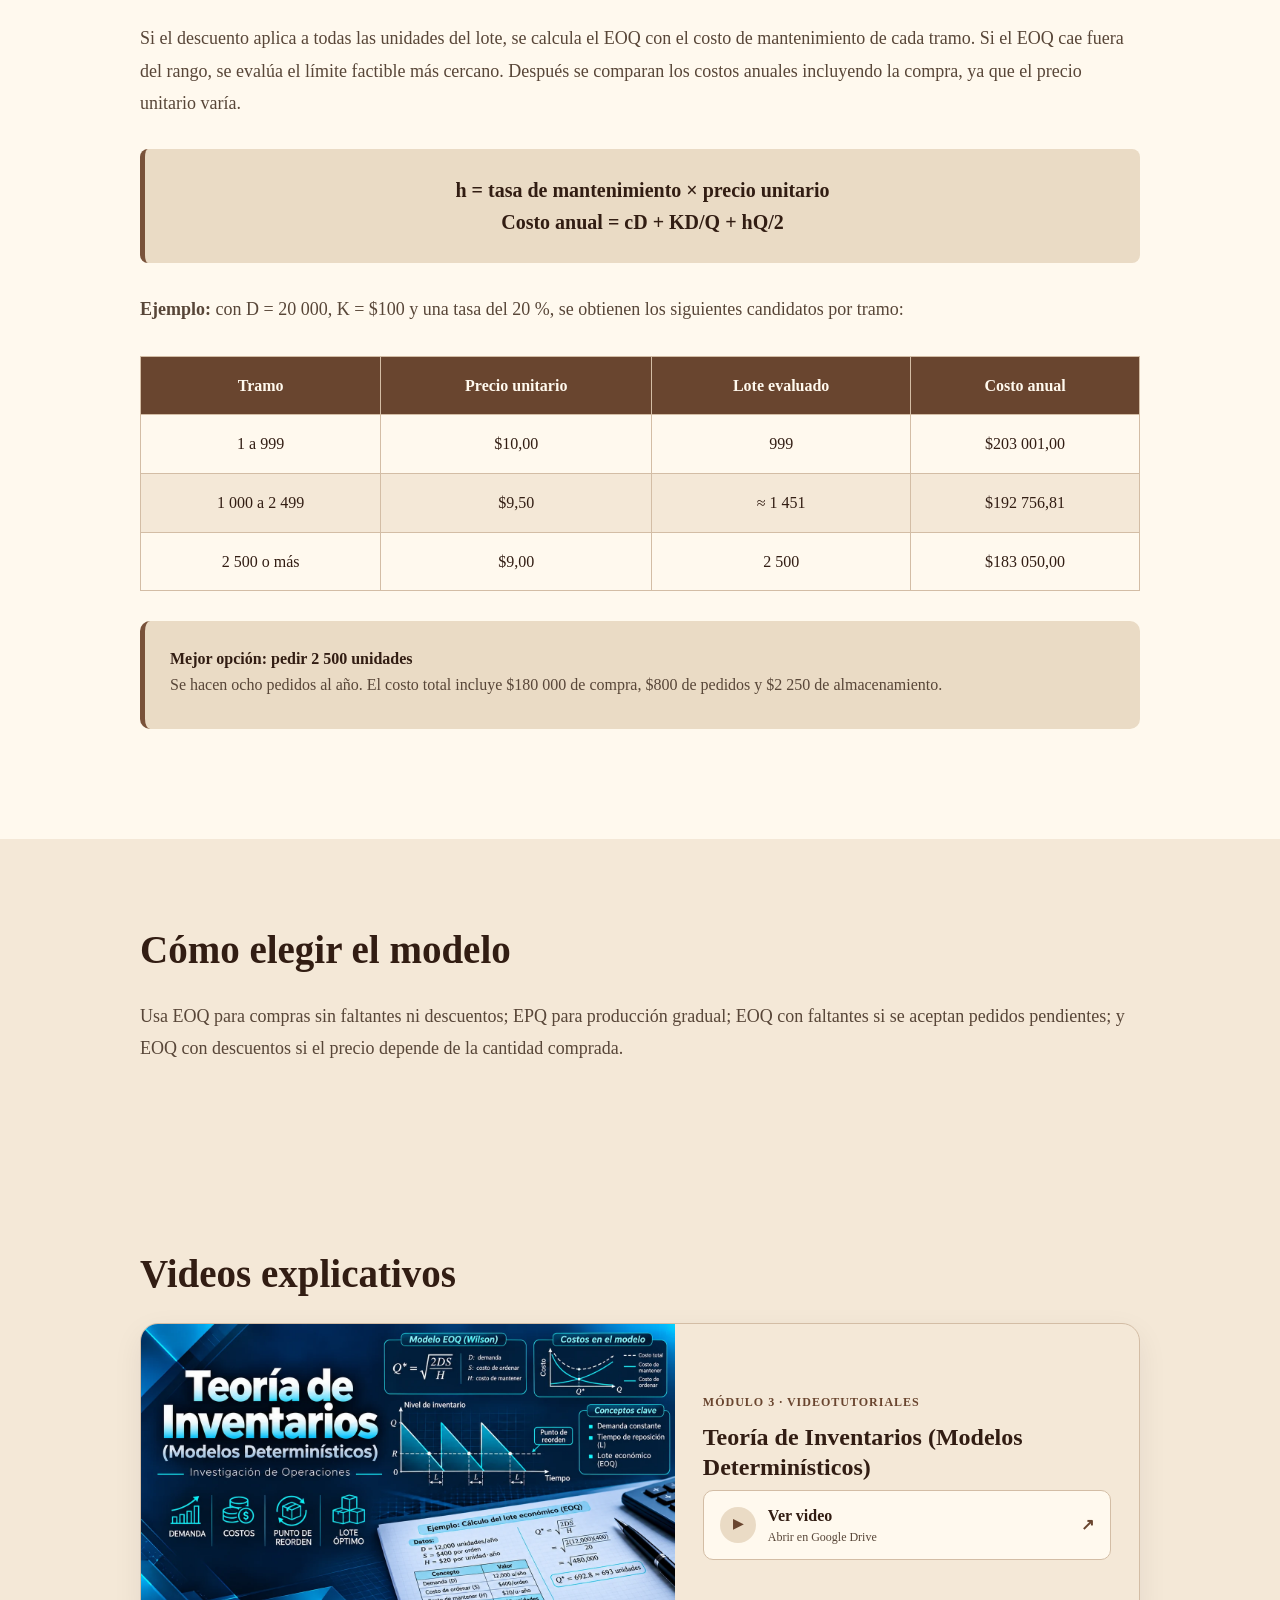
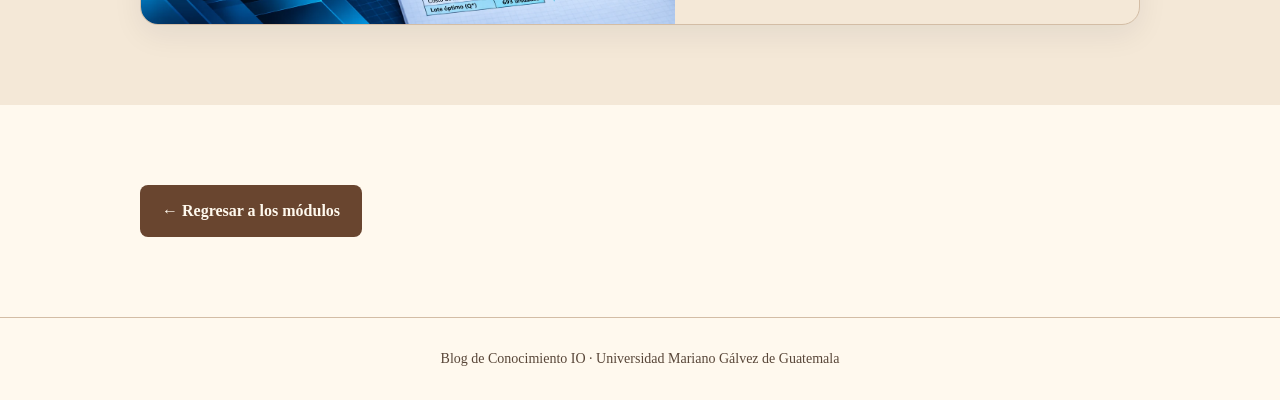
<file: teoria-de-inventarios.html>
<!DOCTYPE html>
<html lang="es">
<head>
    <meta charset="UTF-8">
    <meta name="viewport" content="width=device-width, initial-scale=1.0">
    <title>Teoría de Inventarios (Modelos Determinísticos) · Blog de Conocimiento IO</title>
    <link rel="stylesheet" href="static/css/estilos.css">
    <link rel="stylesheet" href="static/css/transporte.css">
    
    <link rel="stylesheet" href="static/css/formulacion.css">

<link rel="stylesheet" href="static/css/editorial.css"></head>
<body class="edicion-editorial pagina-articulo">
    <header class="encabezado">
        <nav class="navegacion" aria-label="Navegación del artículo">
            <a href="index.html" class="logo">
                <span class="logo-icono">IO</span>
                <span>Investigación de Operaciones</span>
            </a>
        </nav>
    </header>
    <main class="articulo">
        <section class="portada-articulo">
            <p class="etiqueta-articulo">Módulo 3 · Investigación de Operaciones</p>
            <h1>Teoría de Inventarios (Modelos Determinísticos)</h1>
            <p class="descripcion-articulo">Cómo decidir cuánto pedir o producir y cuándo reponer las existencias.</p>
            <div class="datos-articulo">
                <span>Autor: Pablo Andrés Lucero Alvarado</span>
                <span>Fase 3</span>
                <span>Noviembre de 2026</span>
            </div>
        </section>
        
<section class="contenido-articulo">
    <p class="indicador-seccion">Fundamentos</p>
    <h2>El costo de pedir y mantener inventario</h2>
    <p>Comprar lotes pequeños reduce el inventario promedio, pero obliga a ordenar con mayor frecuencia. Comprar lotes grandes reduce el número de pedidos, pero aumenta el costo de almacenamiento. Los modelos determinísticos buscan el equilibrio cuando la demanda, los costos y el plazo de entrega son conocidos.</p>
    <p><strong>Notación:</strong> D es la demanda anual; K, el costo por pedido o preparación; h, el costo anual de mantener una unidad; c, el precio unitario; Q, el tamaño del lote; y L, el tiempo de entrega. Las tasas y los tiempos deben usar unidades compatibles.</p>
</section>
<section class="contenido-articulo fondo-claro" id="eoq">
    <p class="indicador-seccion">Modelo 1</p>
    <h2>Lote económico de pedido (EOQ)</h2>
    <p>El lote llega de una vez y se consume a ritmo constante, sin faltantes. Se hacen D/Q pedidos al año y el inventario promedio es Q/2. El lote óptimo iguala los costos anuales de ordenar y mantener.</p>
    <div class="formula">Costo anual = cD + KD/Q + hQ/2<br>Q* = √(2KD/h)<br>Punto de reorden = demanda diaria × plazo en días</div>
    <p><strong>Ejemplo de la ferretería:</strong> con D = 12 000 unidades, K = $100, c = $25 y una tasa de mantenimiento del 20 %, h = $5. El lote económico es de aproximadamente 693 unidades y el ciclo dura unos 21 días. Con un plazo de entrega de siete días y un año de 365 días, se vuelve a pedir al llegar a unas 230 unidades.</p>
    <p>El costo variable anual en el óptimo es de $3 464,10. Pedir 900 unidades lo eleva a $3 583,33, aproximadamente un 3,4 %. La diferencia muestra por qué pequeños ajustes al lote pueden tener un efecto limitado en el costo.</p>
</section>
<section class="contenido-articulo" id="epq">
    <p class="indicador-seccion">Modelo 2</p>
    <h2>Lote económico de producción (EPQ)</h2>
    <p>La reposición es gradual. Mientras la planta produce a una tasa p mayor que D, el inventario crece a razón de p − D. Cuando termina el lote, el consumo reduce las existencias hasta cero.</p>
    <div class="formula">Inventario máximo = Q(1 − D/p)<br>Q* = √[2KD / (h(1 − D/p))]</div>
    <p><strong>Ejemplo de la planta:</strong> con D = 24 000, p = 60 000, K = $300 y h = $2, conviene producir unas 3 464 unidades por lote. El inventario máximo es de unas 2 078 unidades. Cada ciclo dura 52,7 días y se produce durante los primeros 21,1 días.</p>
</section>
<section class="contenido-articulo fondo-claro" id="faltantes">
    <p class="indicador-seccion">Modelo 3</p>
    <h2>EOQ con faltantes permitidos</h2>
    <p>Cuando los clientes aceptan esperar, se pueden acumular pedidos pendientes y cubrirlos al recibir el siguiente lote. π es el costo anual por unidad pendiente, S el inventario máximo y B el faltante máximo.</p>
    <div class="formula">Costo variable = KD/Q + hS²/(2Q) + πB²/(2Q)<br>Q* = √[(2KD/h) × ((h + π)/π)]<br>S* = πQ*/(h + π) · B* = Q* − S*</div>
    <p><strong>Ejemplo de la ferretería:</strong> con los datos del EOQ y π = $20, el lote óptimo es de unas 775 unidades. El inventario máximo es de unas 620 unidades y pueden acumularse hasta 155 pendientes. El punto de reorden se ajusta a 230 − 155 ≈ 75 unidades. El costo variable baja a $3 098,39 al año, cerca de un 10,6 % menos que en el EOQ clásico.</p>
</section>
<section class="contenido-articulo" id="descuentos">
    <p class="indicador-seccion">Modelo 4</p>
    <h2>EOQ con descuentos por cantidad</h2>
    <p>Si el descuento aplica a todas las unidades del lote, se calcula el EOQ con el costo de mantenimiento de cada tramo. Si el EOQ cae fuera del rango, se evalúa el límite factible más cercano. Después se comparan los costos anuales incluyendo la compra, ya que el precio unitario varía.</p>
    <div class="formula">h = tasa de mantenimiento × precio unitario<br>Costo anual = cD + KD/Q + hQ/2</div>
    <p><strong>Ejemplo:</strong> con D = 20 000, K = $100 y una tasa del 20 %, se obtienen los siguientes candidatos por tramo:</p>
    <div class="tabla-contenedor" role="region" aria-label="Comparación de descuentos por cantidad" tabindex="0">
        <table>
            <thead><tr><th scope="col">Tramo</th><th scope="col">Precio unitario</th><th scope="col">Lote evaluado</th><th scope="col">Costo anual</th></tr></thead>
            <tbody>
                <tr><td>1 a 999</td><td>$10,00</td><td>999</td><td>$203 001,00</td></tr>
                <tr><td>1 000 a 2 499</td><td>$9,50</td><td>≈ 1 451</td><td>$192 756,81</td></tr>
                <tr><td>2 500 o más</td><td>$9,00</td><td>2 500</td><td>$183 050,00</td></tr>
            </tbody>
        </table>
    </div>
    <div class="resultado-final"><strong>Mejor opción: pedir 2 500 unidades</strong><p>Se hacen ocho pedidos al año. El costo total incluye $180 000 de compra, $800 de pedidos y $2 250 de almacenamiento.</p></div>
</section>
<section class="contenido-articulo fondo-claro">
    <h2>Cómo elegir el modelo</h2>
    <p>Usa EOQ para compras sin faltantes ni descuentos; EPQ para producción gradual; EOQ con faltantes si se aceptan pedidos pendientes; y EOQ con descuentos si el precio depende de la cantidad comprada.</p>
</section>
<section class="contenido-articulo fondo-claro" id="videos">
    <h2>Videos explicativos</h2>
    <div class="tarjeta-videos">
        <img class="imagen-videos" src="static/img/inventarios-video.webp" alt="Portada de Teoría de Inventarios: demanda, costos, punto de reorden y lote económico." width="1672" height="941" loading="lazy">
        <div class="contenido-videos">
            <span class="etiqueta-videos">Módulo 3 · Videotutoriales</span>
            <h3>Teoría de Inventarios (Modelos Determinísticos)</h3>
            <div class="enlaces-videos">
                <a class="enlace-video" href="https://drive.google.com/file/d/17WMeQH3LGwVfi_rl_QFcY64ic-afow3v/view?usp=sharing" target="_blank" rel="noopener noreferrer"><span class="icono-video" aria-hidden="true">▶</span><span>Ver video<small>Abrir en Google Drive</small></span><span aria-hidden="true">↗</span></a>
            </div>
        </div>
    </div>
</section>

        <div class="contenido-articulo">
            <a class="boton-regresar" href="index.html#modulos">← Regresar a los módulos</a>
        </div>
    </main>
    <footer class="pie-pagina">Blog de Conocimiento IO · Universidad Mariano Gálvez de Guatemala</footer>
</body>
</html>
</file>
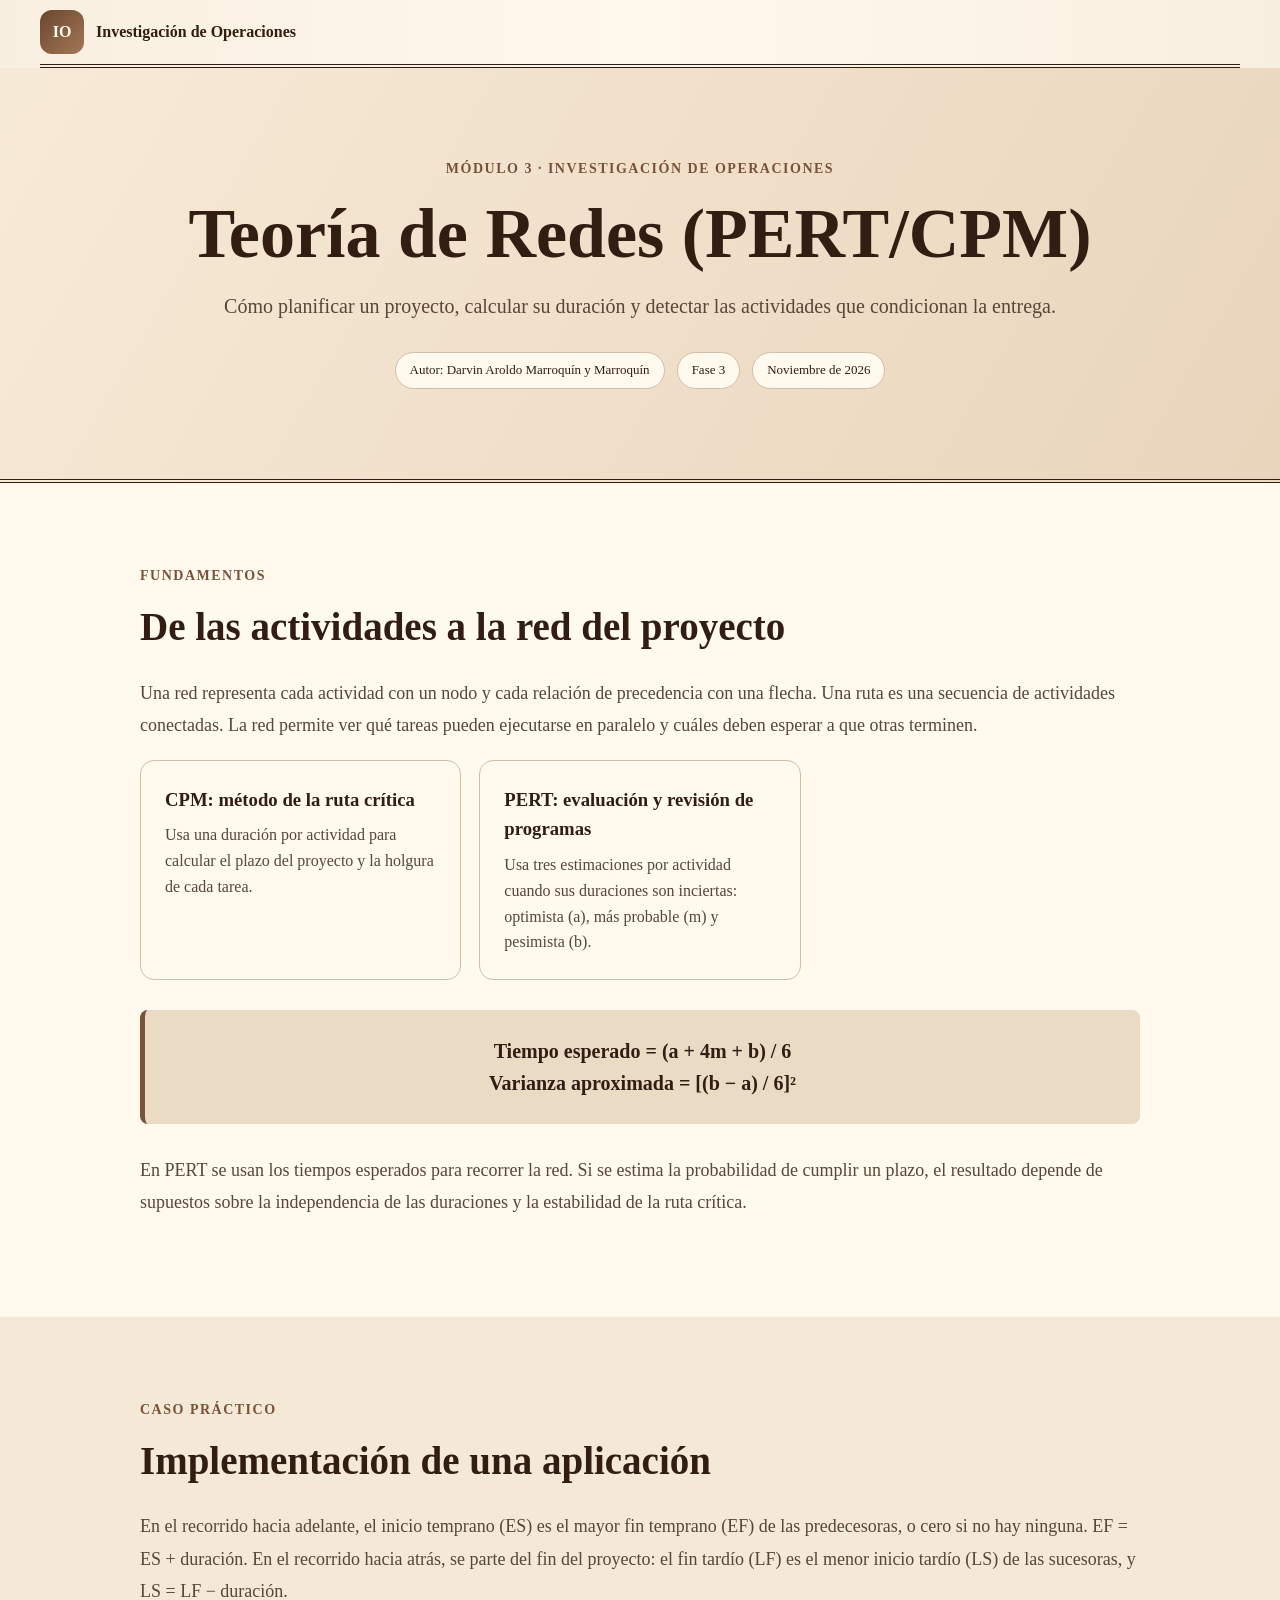
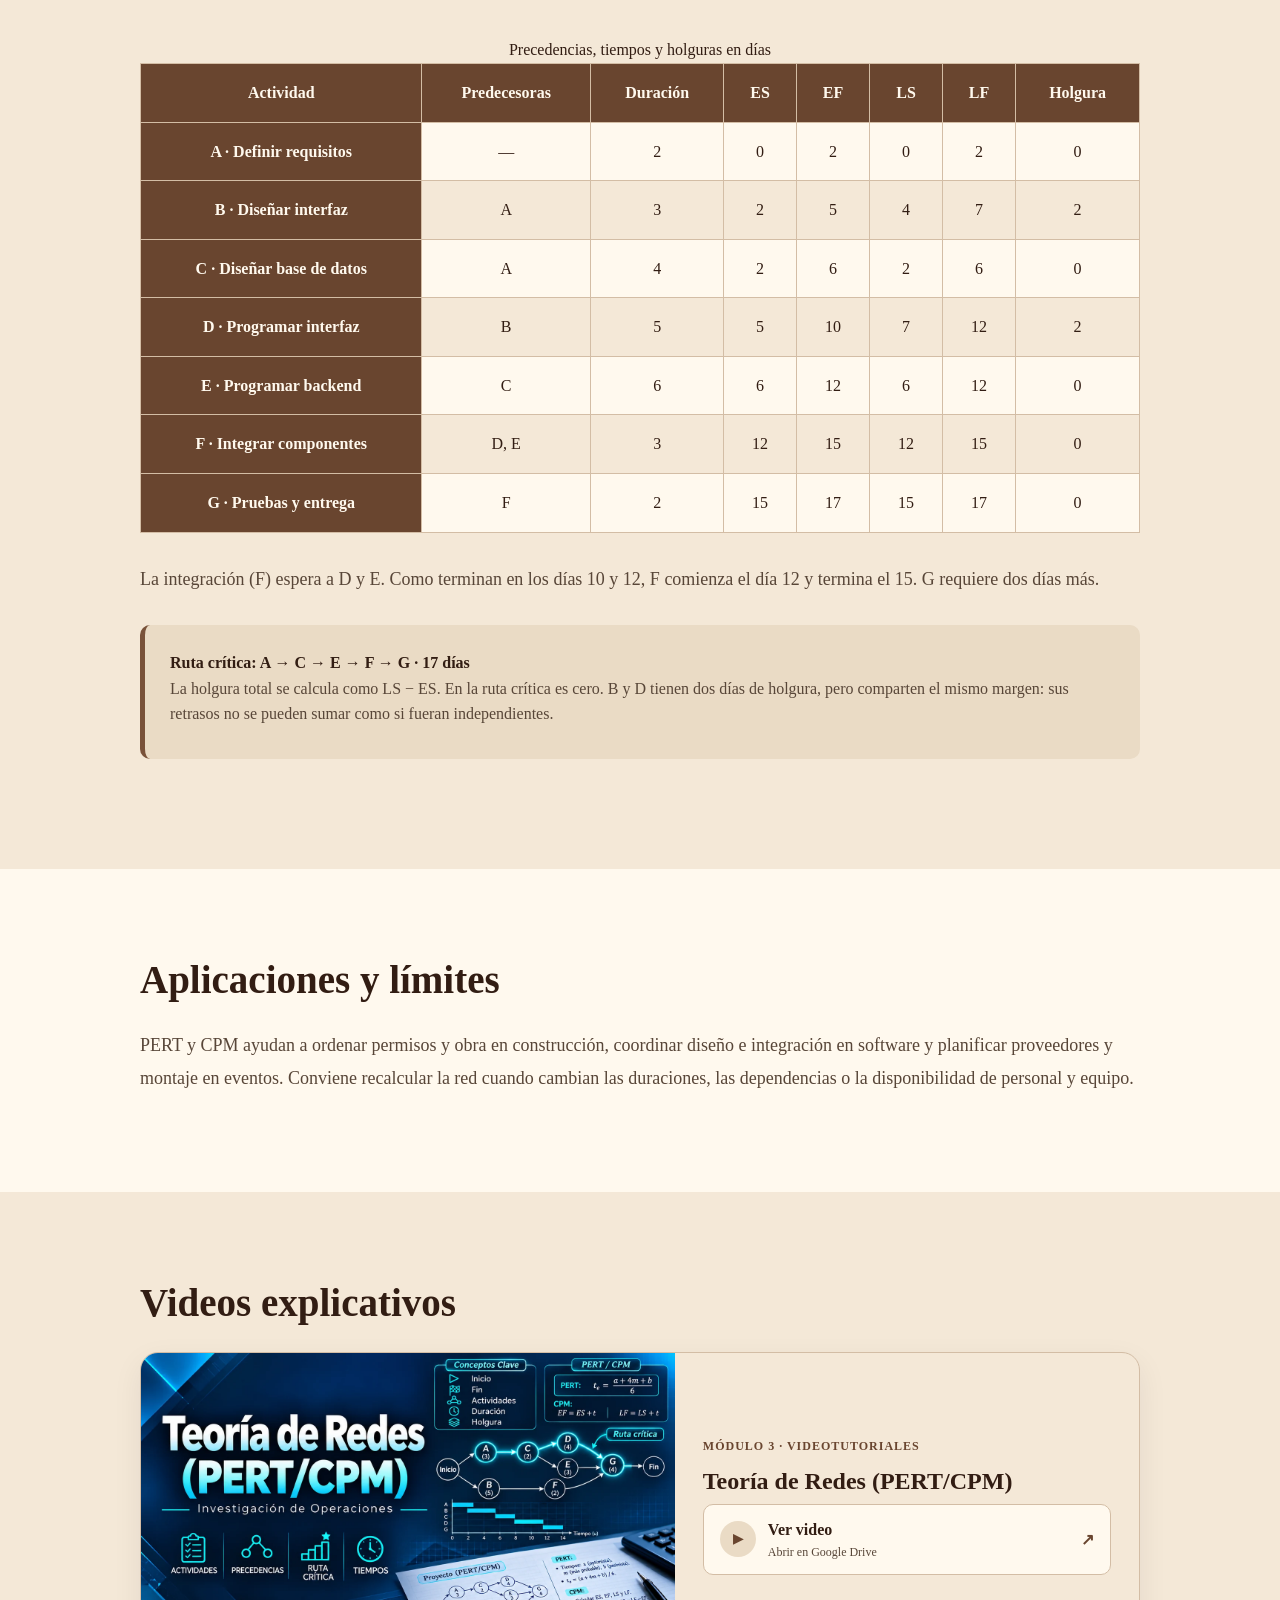
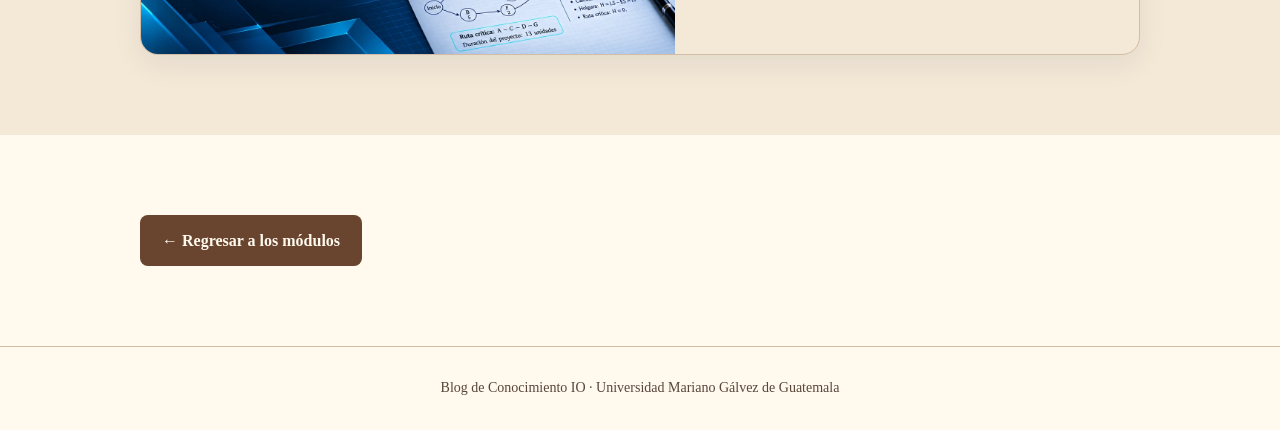
<file: teoria-de-redes.html>
<!DOCTYPE html>
<html lang="es">
<head>
    <meta charset="UTF-8">
    <meta name="viewport" content="width=device-width, initial-scale=1.0">
    <title>Teoría de Redes (PERT/CPM) · Blog de Conocimiento IO</title>
    <link rel="stylesheet" href="static/css/estilos.css">
    <link rel="stylesheet" href="static/css/transporte.css">
    
    <link rel="stylesheet" href="static/css/formulacion.css">

<link rel="stylesheet" href="static/css/editorial.css"></head>
<body class="edicion-editorial pagina-articulo">
    <header class="encabezado">
        <nav class="navegacion" aria-label="Navegación del artículo">
            <a href="index.html" class="logo">
                <span class="logo-icono">IO</span>
                <span>Investigación de Operaciones</span>
            </a>
        </nav>
    </header>
    <main class="articulo">
        <section class="portada-articulo">
            <p class="etiqueta-articulo">Módulo 3 · Investigación de Operaciones</p>
            <h1>Teoría de Redes (PERT/CPM)</h1>
            <p class="descripcion-articulo">Cómo planificar un proyecto, calcular su duración y detectar las actividades que condicionan la entrega.</p>
            <div class="datos-articulo">
                <span>Autor: Darvin Aroldo Marroquín y Marroquín</span>
                <span>Fase 3</span>
                <span>Noviembre de 2026</span>
            </div>
        </section>
        
<section class="contenido-articulo">
    <p class="indicador-seccion">Fundamentos</p>
    <h2>De las actividades a la red del proyecto</h2>
    <p>Una red representa cada actividad con un nodo y cada relación de precedencia con una flecha. Una ruta es una secuencia de actividades conectadas. La red permite ver qué tareas pueden ejecutarse en paralelo y cuáles deben esperar a que otras terminen.</p>
    <div class="componentes">
        <article><h3>CPM: método de la ruta crítica</h3><p>Usa una duración por actividad para calcular el plazo del proyecto y la holgura de cada tarea.</p></article>
        <article><h3>PERT: evaluación y revisión de programas</h3><p>Usa tres estimaciones por actividad cuando sus duraciones son inciertas: optimista (a), más probable (m) y pesimista (b).</p></article>
    </div>
    <div class="formula">Tiempo esperado = (a + 4m + b) / 6<br>Varianza aproximada = [(b − a) / 6]²</div>
    <p>En PERT se usan los tiempos esperados para recorrer la red. Si se estima la probabilidad de cumplir un plazo, el resultado depende de supuestos sobre la independencia de las duraciones y la estabilidad de la ruta crítica.</p>
</section>
<section class="contenido-articulo fondo-claro">
    <p class="indicador-seccion">Caso práctico</p>
    <h2>Implementación de una aplicación</h2>
    <p>En el recorrido hacia adelante, el inicio temprano (ES) es el mayor fin temprano (EF) de las predecesoras, o cero si no hay ninguna. EF = ES + duración. En el recorrido hacia atrás, se parte del fin del proyecto: el fin tardío (LF) es el menor inicio tardío (LS) de las sucesoras, y LS = LF − duración.</p>
    <div class="tabla-contenedor" role="region" aria-label="Cronograma del proyecto de software" tabindex="0">
        <table>
            <caption>Precedencias, tiempos y holguras en días</caption>
            <thead><tr><th scope="col">Actividad</th><th scope="col">Predecesoras</th><th scope="col">Duración</th><th scope="col">ES</th><th scope="col">EF</th><th scope="col">LS</th><th scope="col">LF</th><th scope="col">Holgura</th></tr></thead>
            <tbody>
            <tr><th scope="row">A · Definir requisitos</th><td>—</td><td>2</td><td>0</td><td>2</td><td>0</td><td>2</td><td>0</td></tr><tr><th scope="row">B · Diseñar interfaz</th><td>A</td><td>3</td><td>2</td><td>5</td><td>4</td><td>7</td><td>2</td></tr><tr><th scope="row">C · Diseñar base de datos</th><td>A</td><td>4</td><td>2</td><td>6</td><td>2</td><td>6</td><td>0</td></tr><tr><th scope="row">D · Programar interfaz</th><td>B</td><td>5</td><td>5</td><td>10</td><td>7</td><td>12</td><td>2</td></tr><tr><th scope="row">E · Programar backend</th><td>C</td><td>6</td><td>6</td><td>12</td><td>6</td><td>12</td><td>0</td></tr><tr><th scope="row">F · Integrar componentes</th><td>D, E</td><td>3</td><td>12</td><td>15</td><td>12</td><td>15</td><td>0</td></tr><tr><th scope="row">G · Pruebas y entrega</th><td>F</td><td>2</td><td>15</td><td>17</td><td>15</td><td>17</td><td>0</td></tr>
            </tbody>
        </table>
    </div>
    <p>La integración (F) espera a D y E. Como terminan en los días 10 y 12, F comienza el día 12 y termina el 15. G requiere dos días más.</p>
    <div class="resultado-final"><strong>Ruta crítica: A → C → E → F → G · 17 días</strong><p>La holgura total se calcula como LS − ES. En la ruta crítica es cero. B y D tienen dos días de holgura, pero comparten el mismo margen: sus retrasos no se pueden sumar como si fueran independientes.</p></div>
</section>
<section class="contenido-articulo">
    <h2>Aplicaciones y límites</h2>
    <p>PERT y CPM ayudan a ordenar permisos y obra en construcción, coordinar diseño e integración en software y planificar proveedores y montaje en eventos. Conviene recalcular la red cuando cambian las duraciones, las dependencias o la disponibilidad de personal y equipo.</p>
</section>
<section class="contenido-articulo fondo-claro" id="videos">
    <h2>Videos explicativos</h2>
    <div class="tarjeta-videos">
        <img class="imagen-videos" src="static/img/redes-video.webp" alt="Portada de Teoría de Redes (PERT/CPM): actividades, precedencias, ruta crítica y tiempos." width="1672" height="941" loading="lazy">
        <div class="contenido-videos">
            <span class="etiqueta-videos">Módulo 3 · Videotutoriales</span>
            <h3>Teoría de Redes (PERT/CPM)</h3>
            <div class="enlaces-videos">
                <a class="enlace-video" href="https://drive.google.com/file/d/1QkaKgVR1PBy6Ipo7C_NyXIFRrW4nd-tq/view?usp=sharing" target="_blank" rel="noopener noreferrer"><span class="icono-video" aria-hidden="true">▶</span><span>Ver video<small>Abrir en Google Drive</small></span><span aria-hidden="true">↗</span></a>
            </div>
        </div>
    </div>
</section>

        <div class="contenido-articulo">
            <a class="boton-regresar" href="index.html#modulos">← Regresar a los módulos</a>
        </div>
    </main>
    <footer class="pie-pagina">Blog de Conocimiento IO · Universidad Mariano Gálvez de Guatemala</footer>
</body>
</html>
</file>
<file: static/css/estilos.css>
:root {
    --azul-oscuro: #0b1f3a;
    --azul: #174a7e;
    --azul-claro: #e8f1fa;
    --celeste: #37a9d6;
    --verde: #28a98b;
    --blanco: #ffffff;
    --gris-fondo: #f5f7fa;
    --gris-texto: #586576;
    --gris-borde: #dde4ec;
    --texto: #172033;
    --sombra: 0 15px 40px rgba(11, 31, 58, 0.10);
}

* {
    margin: 0;
    padding: 0;
    box-sizing: border-box;
}

html {
    scroll-behavior: smooth;
    scroll-padding-top: 80px;
}

body {
    font-family: Arial, Helvetica, sans-serif;
    background-color: var(--gris-fondo);
    color: var(--texto);
    line-height: 1.6;
}

a {
    color: inherit;
    text-decoration: none;
}

ul {
    list-style: none;
}

.encabezado {
    width: 100%;
    background-color: rgba(255, 255, 255, 0.96);
    border-bottom: 1px solid var(--gris-borde);
    position: sticky;
    top: 0;
    z-index: 1000;
}

.navegacion {
    max-width: 1200px;
    min-height: 74px;
    margin: auto;
    padding: 0 25px;

    display: flex;
    justify-content: space-between;
    align-items: center;
}

.logo {
    display: flex;
    align-items: center;
    gap: 12px;
    color: var(--azul-oscuro);
    font-weight: bold;
}

.logo-icono {
    width: 44px;
    height: 44px;
    border-radius: 12px;

    display: flex;
    justify-content: center;
    align-items: center;

    color: var(--blanco);
    background: linear-gradient(
        135deg,
        var(--azul),
        var(--celeste)
    );
}

.logo-texto {
    font-size: 17px;
}

.menu {
    display: flex;
    align-items: center;
    gap: 30px;
}

.menu a {
    color: var(--gris-texto);
    font-size: 15px;
    font-weight: bold;
    transition: color 0.3s;
}

.menu a:hover {
    color: var(--azul);
}

.boton-menu {
    display: none;
    border: none;
    color: var(--azul-oscuro);
    background: transparent;
    font-size: 28px;
    cursor: pointer;
}

.portada {
    min-height: 610px;
    padding: 85px 30px;

    display: grid;
    grid-template-columns: 1.2fr 0.8fr;
    align-items: center;
    gap: 70px;

    background:
        radial-gradient(
            circle at 85% 20%,
            rgba(55, 169, 214, 0.18),
            transparent 32%
        ),
        linear-gradient(135deg, #f8fbff, #e8f1fa);
}

.portada-contenido {
    max-width: 700px;
    margin-left: auto;
}

.etiqueta,
.subtitulo,
.titulo-seccion > p {
    color: var(--verde);
    font-size: 14px;
    font-weight: bold;
    letter-spacing: 1.5px;
    text-transform: uppercase;
}

.portada h1 {
    margin: 15px 0 25px;
    color: var(--azul-oscuro);
    font-size: clamp(42px, 5vw, 70px);
    line-height: 1.05;
}

.portada h1 span {
    display: block;
    color: var(--azul);
}

.descripcion {
    max-width: 680px;
    color: var(--gris-texto);
    font-size: 19px;
}

.botones-portada {
    margin-top: 35px;
    display: flex;
    flex-wrap: wrap;
    gap: 15px;
}

.boton {
    padding: 13px 23px;
    border-radius: 9px;
    font-weight: bold;
    transition: 0.3s;
}

.boton:hover {
    transform: translateY(-2px);
}

.boton-principal {
    color: var(--blanco);
    background-color: var(--azul);
}

.boton-principal:hover {
    background-color: var(--azul-oscuro);
}

.boton-secundario {
    color: var(--azul);
    background-color: var(--blanco);
    border: 1px solid var(--gris-borde);
}

.boton-secundario:hover {
    border-color: var(--azul);
}

.tarjeta-destacada {
    max-width: 430px;
    padding: 38px;
    border-radius: 22px;
    color: var(--blanco);

    background: linear-gradient(
        145deg,
        var(--azul-oscuro),
        var(--azul)
    );

    box-shadow: 0 25px 60px rgba(11, 31, 58, 0.25);
}

.numero-modulo {
    display: inline-block;
    margin-bottom: 20px;
    padding: 6px 12px;
    border-radius: 20px;

    color: #bfefff;
    background-color: rgba(255, 255, 255, 0.12);
    font-size: 13px;
    font-weight: bold;
}

.tarjeta-destacada h2 {
    margin-bottom: 12px;
    font-size: 31px;
}

.tarjeta-destacada > p {
    color: #dbe9f7;
}

.tarjeta-destacada ul {
    margin: 25px 0;
}

.tarjeta-destacada li {
    padding: 10px 0;
    border-bottom: 1px solid rgba(255, 255, 255, 0.15);
}

.tarjeta-destacada li::before {
    content: "–";
    margin-right: 10px;
    color: #6de5c8;
    font-weight: bold;
}

.enlace-articulo {
    color: #8ee8d4;
    font-weight: bold;
}

.seccion {
    max-width: 1200px;
    margin: auto;
    padding: 90px 25px;
}

.titulo-seccion {
    max-width: 680px;
    margin-bottom: 45px;
}

.titulo-seccion h2,
.proyecto h2 {
    margin: 8px 0 12px;
    color: var(--azul-oscuro);
    font-size: clamp(30px, 4vw, 44px);
}

.titulo-seccion span {
    color: var(--gris-texto);
    font-size: 17px;
}

.contenedor-modulos {
    display: grid;
    grid-template-columns: repeat(3, 1fr);
    gap: 25px;
}

.tarjeta-modulo {
    padding: 30px;
    border: 1px solid var(--gris-borde);
    border-radius: 16px;
    background-color: var(--blanco);
    box-shadow: 0 8px 25px rgba(11, 31, 58, 0.05);
    transition: 0.3s;
}

.tarjeta-modulo:hover {
    transform: translateY(-6px);
    box-shadow: var(--sombra);
}

.estado {
    display: inline-block;
    padding: 5px 11px;
    border-radius: 15px;

    color: var(--azul);
    background-color: var(--azul-claro);
    font-size: 12px;
    font-weight: bold;
}

.tarjeta-modulo h3 {
    margin: 18px 0 8px;
    color: var(--azul-oscuro);
    font-size: 27px;
}

.tarjeta-modulo p {
    min-height: 52px;
    color: var(--gris-texto);
}

.tarjeta-modulo ul {
    margin: 22px 0;
}

.tarjeta-modulo li {
    padding: 8px 0;
    border-bottom: 1px solid var(--gris-borde);
    color: var(--gris-texto);
}

.tarjeta-modulo li::before {
    content: "•";
    margin-right: 10px;
    color: var(--verde);
}

.tarjeta-modulo li:has(.enlace-tema) {
    padding: 0;
}

.tarjeta-modulo li:has(.enlace-tema)::before {
    content: none;
}

.enlace-tema {
    display: flex;
    align-items: baseline;
    gap: 10px;
    padding: 8px 0;
    border-radius: 4px;
    transition: color 0.2s, background-color 0.2s;
}

.enlace-tema::before {
    content: "•";
    color: var(--verde);
}

.enlace-tema:hover,
.enlace-tema:focus-visible {
    color: var(--azul);
    background-color: var(--azul-claro);
    text-decoration: underline;
    text-underline-offset: 3px;
}

.enlace-tema:focus-visible {
    outline: 2px solid var(--azul);
    outline-offset: 3px;
}

.proximamente {
    color: var(--gris-texto);
    font-size: 14px;
    font-weight: bold;
}

.proyecto {
    padding: 85px max(25px, calc((100% - 1150px) / 2));
    color: var(--blanco);

    background: linear-gradient(
        135deg,
        var(--azul-oscuro),
        #102f52
    );

    display: grid;
    grid-template-columns: 1fr 1fr;
    align-items: center;
    gap: 70px;
}

.proyecto h2 {
    color: var(--blanco);
}

.proyecto-contenido > p:not(.subtitulo) {
    margin-bottom: 15px;
    color: #cbd8e7;
    font-size: 17px;
}

.datos-proyecto {
    display: grid;
    grid-template-columns: repeat(3, 1fr);
    gap: 15px;
}

.datos-proyecto div {
    padding: 25px 15px;
    border: 1px solid rgba(255, 255, 255, 0.15);
    border-radius: 14px;
    text-align: center;
    background-color: rgba(255, 255, 255, 0.06);
}

.datos-proyecto strong {
    display: block;
    color: #74dec6;
    font-size: 31px;
}

.datos-proyecto span {
    color: #d6e0eb;
    font-size: 13px;
}

.pasos {
    display: grid;
    grid-template-columns: repeat(4, 1fr);
    gap: 20px;
}

.paso {
    padding: 25px;
    border: 1px solid var(--gris-borde);
    border-radius: 15px;
    background-color: var(--blanco);
}

.paso > span {
    display: block;
    margin-bottom: 17px;
    color: var(--verde);
    font-size: 29px;
    font-weight: bold;
}

.paso h3 {
    margin-bottom: 8px;
    color: var(--azul-oscuro);
}

.paso p {
    color: var(--gris-texto);
}

.integrantes {
    display: grid;
    grid-template-columns: repeat(3, 1fr);
    gap: 20px;
}

.integrante {
    padding: 25px;
    border: 1px solid var(--gris-borde);
    border-radius: 14px;
    background-color: var(--blanco);

    display: flex;
    align-items: center;
    gap: 18px;
}

.avatar {
    min-width: 65px;
    height: 65px;
    border-radius: 50%;

    display: flex;
    justify-content: center;
    align-items: center;

    color: var(--blanco);
    background: linear-gradient(
        135deg,
        var(--azul),
        var(--verde)
    );

    font-weight: bold;
}

.integrante h3 {
    color: var(--azul-oscuro);
    font-size: 17px;
}

.integrante p {
    color: var(--gris-texto);
    font-size: 14px;
}

.pie-pagina {
    padding: 30px 25px;
    border-top: 1px solid var(--gris-borde);
    color: var(--gris-texto);
    background-color: var(--blanco);
    text-align: center;
    font-size: 14px;
}

@media (max-width: 950px) {
    .portada,
    .proyecto {
        grid-template-columns: 1fr;
    }

    .portada-contenido {
        margin: 0;
    }

    .tarjeta-destacada {
        max-width: none;
    }

    .contenedor-modulos,
    .integrantes {
        grid-template-columns: 1fr;
    }

    .pasos {
        grid-template-columns: repeat(2, 1fr);
    }
}

@media (max-width: 700px) {
    .logo-texto {
        display: none;
    }

    .boton-menu {
        display: block;
    }

    .menu {
        width: 100%;
        padding: 20px;

        display: none;
        flex-direction: column;
        align-items: flex-start;
        gap: 15px;

        position: absolute;
        top: 74px;
        left: 0;

        background-color: var(--blanco);
        border-bottom: 1px solid var(--gris-borde);
        box-shadow: var(--sombra);
    }

    .menu.mostrar {
        display: flex;
    }

    .portada {
        padding: 60px 20px;
    }

    .portada h1 {
        font-size: 42px;
    }

    .botones-portada {
        flex-direction: column;
    }

    .boton {
        text-align: center;
    }

    .datos-proyecto,
    .pasos {
        grid-template-columns: 1fr;
    }
}
</file>
<file: static/css/editorial.css>
.edicion-editorial {
    --papel: #f8efe0;
    --tinta: #321d13;
    --regla: #a28a74;
    --azul-oscuro: #321d13;
    --azul: #69452f;
    --azul-claro: #eadbc5;
    --celeste: #a57855;
    --verde: #79523a;
    --gris-texto: #584638;
    --gris-fondo: #f4e8d7;
    --gris-borde: #d3bda5;
    --blanco: #fff9ee;
    --texto: #321d13;
    background: radial-gradient(ellipse at top, #fff8ec, var(--papel) 70%);
    color: var(--tinta);
    font-family: Georgia, "Times New Roman", serif;
}

.edicion-editorial .encabezado {
    position: static;
    background: transparent;
    border: 0;
}

.cabecera-editorial, .edicion-editorial .navegacion {
    width: min(100% - 48px, 1260px);
    margin-inline: auto;
}

.datos-edicion {
    display: flex;
    justify-content: space-between;
    flex-wrap: wrap;
    gap: 4px 20px;
    padding-block: 12px;
    font-size: clamp(10px, 1.2vw, 15px);
    font-weight: bold;
    text-transform: uppercase;
}

.cabecera-editorial h1 {
    padding: 12px 0 16px;
    border-block: 4px double var(--tinta);
    text-align: center;
    text-transform: uppercase;
    font-size: clamp(31px, 5.9vw, 91px);
    line-height: .98;
    letter-spacing: -.065em;
}

.edicion-editorial .navegacion {
    position: relative;
    min-height: 50px;
    justify-content: center;
    border-bottom: 4px double var(--tinta);
    padding: 0;
}

.edicion-editorial:not(.pagina-articulo) .logo, .edicion-editorial .portada-contenido,
.edicion-editorial .tarjeta-destacada ul {
    display: none;
}

.edicion-editorial .menu a {
    color: var(--tinta);
    font-size: 17px;
}

.edicion-editorial .portada {
    width: min(100% - 48px, 1260px);
    margin: auto;
    padding: 25px 0;
    min-height: 0;
    grid-template-columns: minmax(0, 4fr) minmax(0, 5fr);
    gap: 22px;
    background: none;
    border-bottom: 4px double var(--tinta);
}

.edicion-editorial .tarjeta-destacada {
    max-width: none;
    padding: 0 22px 0 0;
    border-right: 1px solid var(--regla);
    border-radius: 0;
    color: var(--tinta);
    background: none;
    box-shadow: none;
}

.edicion-editorial .numero-modulo,
.edicion-editorial .titulo-seccion > p {
    color: #73513c;
}

.edicion-editorial .numero-modulo {
    padding: 0;
    margin-bottom: 8px;
}

.edicion-editorial .tarjeta-destacada h2 {
    font-size: clamp(34px, 4.7vw, 64px);
    letter-spacing: -.045em;
    line-height: .98;
}

.edicion-editorial .tarjeta-destacada p:not(.numero-modulo) {
    color: var(--tinta);
    font-size: clamp(17px, 1.7vw, 23px);
    line-height: 1.4;
    margin-bottom: 12px;
}

.edicion-editorial .enlace-articulo {
    color: var(--tinta);
    text-decoration: underline;
    text-underline-offset: 4px;
    font-style: italic;
}

.foto-editorial {
    display: block;
    width: 100%;
    height: auto;
    overflow: hidden;
}

.edicion-editorial .seccion {
    max-width: 1308px;
}

.edicion-editorial #modulos {
    padding-top: 24px;
}

.edicion-editorial #modulos .titulo-seccion {
    max-width: none;
    border-bottom: 1px solid var(--regla);
    margin-bottom: 18px;
    padding-bottom: 12px;
}

.edicion-editorial .titulo-seccion h2,
.edicion-editorial .tarjeta-modulo h3,
.edicion-editorial .tarjeta-modulo p,
.edicion-editorial .tarjeta-modulo li,
.edicion-editorial .titulo-seccion span {
    color: var(--tinta);
}

.edicion-editorial .contenedor-modulos {
    grid-template-columns: repeat(3, minmax(0, 1fr));
    gap: 0;
}

.edicion-editorial .tarjeta-modulo {
    padding: 0 20px;
    border: 0;
    border-radius: 0;
    background: transparent;
    box-shadow: none;
    transform: none;
}

.edicion-editorial .tarjeta-modulo:first-child {
    padding-left: 0;
}

.edicion-editorial .tarjeta-modulo + .tarjeta-modulo {
    border-left: 1px solid var(--regla);
}

.edicion-editorial .estado,
.edicion-editorial .enlace-tema:hover,
.edicion-editorial .enlace-tema:focus-visible {
    background: #eadbc5;
    color: var(--tinta);
}

.edicion-editorial .enlace-tema::before {
    content: "–";
    color: #73513c;
}

.edicion-editorial .proyecto {
    background: #382419;
}

.edicion-editorial .subtitulo,
.edicion-editorial .datos-proyecto strong {
    color: #f1cfaa;
}

.edicion-editorial .proyecto-contenido > p:not(.subtitulo),
.edicion-editorial .datos-proyecto span {
    color: #f6e5d2;
}

.edicion-editorial .paso,
.edicion-editorial .integrante,
.edicion-editorial .pie-pagina {
    border-radius: 0;
}

.pagina-articulo .navegacion {
    justify-content: space-between;
    flex-wrap: wrap;
    gap: 10px;
    padding-block: 10px;
}

.pagina-articulo .articulo,
.pagina-articulo .componentes article,
.pagina-articulo .metodo,
.pagina-articulo table {
    background-color: var(--blanco);
}

.pagina-articulo .portada-articulo {
    background: linear-gradient(120deg, #f7ead7, #e9d5bc);
    border-bottom: 4px double var(--tinta);
    color: var(--tinta);
}

.pagina-articulo .datos-articulo span {
    border-color: var(--gris-borde);
    background: var(--blanco);
}

.pagina-articulo .etiqueta-articulo,
.pagina-articulo .metodo > span {
    color: var(--verde);
}

.pagina-articulo .indicador-seccion {
    color: var(--verde) !important;
}

.pagina-articulo .descripcion-articulo,
.pagina-articulo .contenido-articulo > p,
.pagina-articulo .componentes p,
.pagina-articulo .metodo p,
.pagina-articulo .metodo ol,
.pagina-articulo .balance p,
.pagina-articulo .resultado-final p,
.pagina-articulo .video-pendiente {
    color: var(--gris-texto);
}

.pagina-articulo .contenido-articulo h2,
.pagina-articulo .componentes h3,
.pagina-articulo .metodo h3,
.pagina-articulo .formula,
.pagina-articulo .balance strong,
.pagina-articulo .resultado-final strong {
    color: var(--tinta);
}

.pagina-articulo .fondo-claro,
.pagina-articulo tbody tr:nth-child(even),
.pagina-articulo .video-pendiente {
    background-color: var(--gris-fondo);
}

.pagina-articulo .formula,
.pagina-articulo .balance,
.pagina-articulo .resultado-final {
    background-color: var(--azul-claro);
    border-left-color: var(--verde);
}

.pagina-articulo .componentes article,
.pagina-articulo .metodo,
.pagina-articulo .video-pendiente,
.pagina-articulo th,
.pagina-articulo td {
    border-color: var(--gris-borde);
}

.pagina-articulo th,
.pagina-articulo .boton-regresar {
    background-color: var(--azul);
    color: var(--blanco);
}

.pagina-articulo .boton-regresar:hover {
    background-color: var(--tinta);
}

.pagina-articulo .imagen-videos[src$="/formulacion-modelos.webp"] {
    filter: sepia(1);
}

@media (max-width: 760px) {
    .edicion-editorial .portada,
    .edicion-editorial .contenedor-modulos {
        grid-template-columns: 1fr;
    }

    .edicion-editorial .tarjeta-destacada {
        border: 0;
        padding: 0;
    }

    .edicion-editorial .tarjeta-modulo {
        padding: 12px 0 0;
    }

    .edicion-editorial .tarjeta-modulo + .tarjeta-modulo {
        border-left: 0;
        border-top: 1px solid var(--regla);
    }
}

@media (max-width: 700px) {
    .edicion-editorial .navegacion {
        justify-content: flex-start;
    }

    .edicion-editorial .boton-menu {
        color: var(--tinta);
    }

    .edicion-editorial .menu {
        top: 100%;
        background: var(--papel);
    }
}
</file>
<file: static/css/transporte.css>
.articulo {
    min-height: 100vh;
    background-color: #ffffff;
}

.portada-articulo {
    padding: 90px 25px;
    color: white;
    text-align: center;
    background:
        radial-gradient(
            circle at 80% 15%,
            rgba(55, 169, 214, 0.35),
            transparent 30%
        ),
        linear-gradient(135deg, #0b1f3a, #174a7e);
}

.etiqueta-articulo {
    margin-bottom: 15px;
    color: #74dec6;
    font-size: 14px;
    font-weight: bold;
    letter-spacing: 1.5px;
    text-transform: uppercase;
}

.portada-articulo h1 {
    margin-bottom: 18px;
    font-size: clamp(42px, 6vw, 70px);
    line-height: 1.1;
}

.descripcion-articulo {
    color: #dbe9f7;
    font-size: 20px;
}

.datos-articulo {
    margin-top: 30px;

    display: flex;
    justify-content: center;
    flex-wrap: wrap;
    gap: 12px;
}

.datos-articulo span {
    padding: 7px 14px;
    border: 1px solid rgba(255, 255, 255, 0.18);
    border-radius: 20px;
    background-color: rgba(255, 255, 255, 0.08);
    font-size: 13px;
}

.contenido-articulo {
    max-width: 1050px;
    margin: auto;
    padding: 80px 25px;
}

.fondo-claro {
    max-width: none;
    padding-left: max(25px, calc((100% - 1000px) / 2));
    padding-right: max(25px, calc((100% - 1000px) / 2));
    background-color: #f5f7fa;
}

.indicador-seccion {
    margin-bottom: 8px !important;
    color: #28a98b !important;
    font-size: 14px !important;
    font-weight: bold;
    letter-spacing: 1.5px;
    text-transform: uppercase;
}

.contenido-articulo h2 {
    margin: 45px 0 18px;
    color: #0b1f3a;
    font-size: clamp(28px, 4vw, 39px);
}

.contenido-articulo h2:first-of-type {
    margin-top: 0;
}

.contenido-articulo > p {
    margin-bottom: 18px;
    color: #586576;
    font-size: 18px;
    line-height: 1.8;
}

.formula {
    margin: 30px 0;
    padding: 25px;
    border-left: 5px solid #28a98b;
    border-radius: 8px;
    color: #0b1f3a;
    background-color: #e8f1fa;
    text-align: center;
    font-size: 20px;
    font-weight: bold;
}

.componentes {
    display: grid;
    grid-template-columns: repeat(3, 1fr);
    gap: 18px;
}

.componentes article {
    padding: 24px;
    border: 1px solid #dde4ec;
    border-radius: 14px;
    background-color: #ffffff;
}

.componentes h3 {
    margin-bottom: 8px;
    color: #174a7e;
}

.componentes p {
    color: #586576;
}

.tabla-contenedor {
    width: 100%;
    margin: 30px 0;
    overflow-x: auto;
}

table {
    width: 100%;
    min-width: 650px;
    border-collapse: collapse;
    background-color: #ffffff;
}

th,
td {
    padding: 16px;
    border: 1px solid #d6dee8;
    text-align: center;
}

th {
    color: #ffffff;
    background-color: #174a7e;
}

tbody tr:nth-child(even) {
    background-color: #edf4fa;
}

.metodos {
    display: grid;
    grid-template-columns: repeat(3, 1fr);
    gap: 22px;
    margin-top: 35px;
}

.metodo {
    padding: 28px;
    border: 1px solid #dde4ec;
    border-radius: 16px;
    background-color: #ffffff;
    box-shadow: 0 8px 25px rgba(11, 31, 58, 0.06);
}

.metodo > span {
    display: block;
    margin-bottom: 15px;
    color: #28a98b;
    font-size: 30px;
    font-weight: bold;
}

.metodo h3 {
    margin-bottom: 12px;
    color: #0b1f3a;
    font-size: 23px;
}

.metodo p {
    margin-bottom: 18px;
    color: #586576;
}

.metodo ol {
    padding-left: 22px;
    color: #586576;
}

.metodo li {
    margin-bottom: 8px;
}

.balance,
.resultado-final {
    margin: 30px 0;
    padding: 25px;
    border-left: 5px solid #28a98b;
    border-radius: 10px;
    background-color: #e8f1fa;
}

.balance p,
.resultado-final p {
    margin-bottom: 7px;
    color: #586576;
}

.balance strong,
.resultado-final strong {
    color: #0b1f3a;
}

.video-articulo {
    margin: 50px 0;
}

.video-pendiente {
    min-height: 300px;
    border: 2px dashed #b9c7d5;
    border-radius: 16px;

    display: flex;
    justify-content: center;
    align-items: center;

    color: #586576;
    background-color: #f5f7fa;
    font-weight: bold;
}

.boton-regresar {
    display: inline-block;
    padding: 13px 22px;
    border-radius: 8px;
    color: white;
    background-color: #174a7e;
    font-weight: bold;
    transition: 0.3s;
}

.boton-regresar:hover {
    background-color: #0b1f3a;
    transform: translateY(-2px);
}

@media (max-width: 900px) {
    .componentes,
    .metodos {
        grid-template-columns: 1fr;
    }
}

@media (max-width: 700px) {
    .menu-articulo {
        display: none;
    }

    .portada-articulo {
        padding: 65px 20px;
    }

    .contenido-articulo {
        padding: 55px 20px;
    }

    .fondo-claro {
        padding-left: 20px;
        padding-right: 20px;
    }
}
</file>
<file: static/css/formulacion.css>
.tarjeta-videos {
    display: grid;
    grid-template-columns: 1.15fr 1fr;
    overflow: hidden;
    border: 1px solid var(--gris-borde);
    border-radius: 18px;
    background: var(--gris-fondo);
    box-shadow: 0 10px 30px rgba(11, 31, 58, 0.07);
}

.imagen-videos {
    display: block;
    width: 100%;
    height: auto;
    align-self: center;
}

.contenido-videos {
    padding: 28px;
    align-self: center;
}

.etiqueta-videos {
    color: var(--azul);
    font-size: 12px;
    font-weight: bold;
    letter-spacing: 1px;
    text-transform: uppercase;
}

.contenido-videos h3 {
    margin: 8px 0;
    color: var(--azul-oscuro);
    font-size: 24px;
    line-height: 1.25;
}

.contenido-videos .autor-videos {
    margin-bottom: 20px;
    font-size: 14px;
    color: var(--gris-texto);
}

.enlaces-videos {
    display: grid;
    gap: 12px;
}

.enlace-video {
    display: flex;
    align-items: center;
    gap: 12px;
    padding: 12px 16px;
    border: 1px solid var(--gris-borde);
    border-radius: 10px;
    color: var(--azul-oscuro);
    background: var(--blanco);
    font-weight: bold;
    transition: border-color 0.2s, background-color 0.2s;
}

.enlace-video small {
    display: block;
    color: var(--gris-texto);
    font-size: 12px;
    font-weight: normal;
}

.enlace-video > span:last-child {
    margin-left: auto;
    color: var(--azul);
}

.icono-video {
    display: grid;
    place-items: center;
    flex: 0 0 36px;
    height: 36px;
    border-radius: 50%;
    color: var(--azul);
    background: var(--azul-claro);
    font-size: 13px;
}

.enlace-video:hover,
.enlace-video:focus-visible {
    background: var(--azul-claro);
    border-color: var(--azul);
}

.enlace-video:focus-visible {
    outline: 2px solid var(--azul);
    outline-offset: 3px;
}

@media (max-width: 800px) {
    .tarjeta-videos {
        grid-template-columns: 1fr;
    }

    .contenido-videos {
        padding: 22px;
    }
}
</file>
